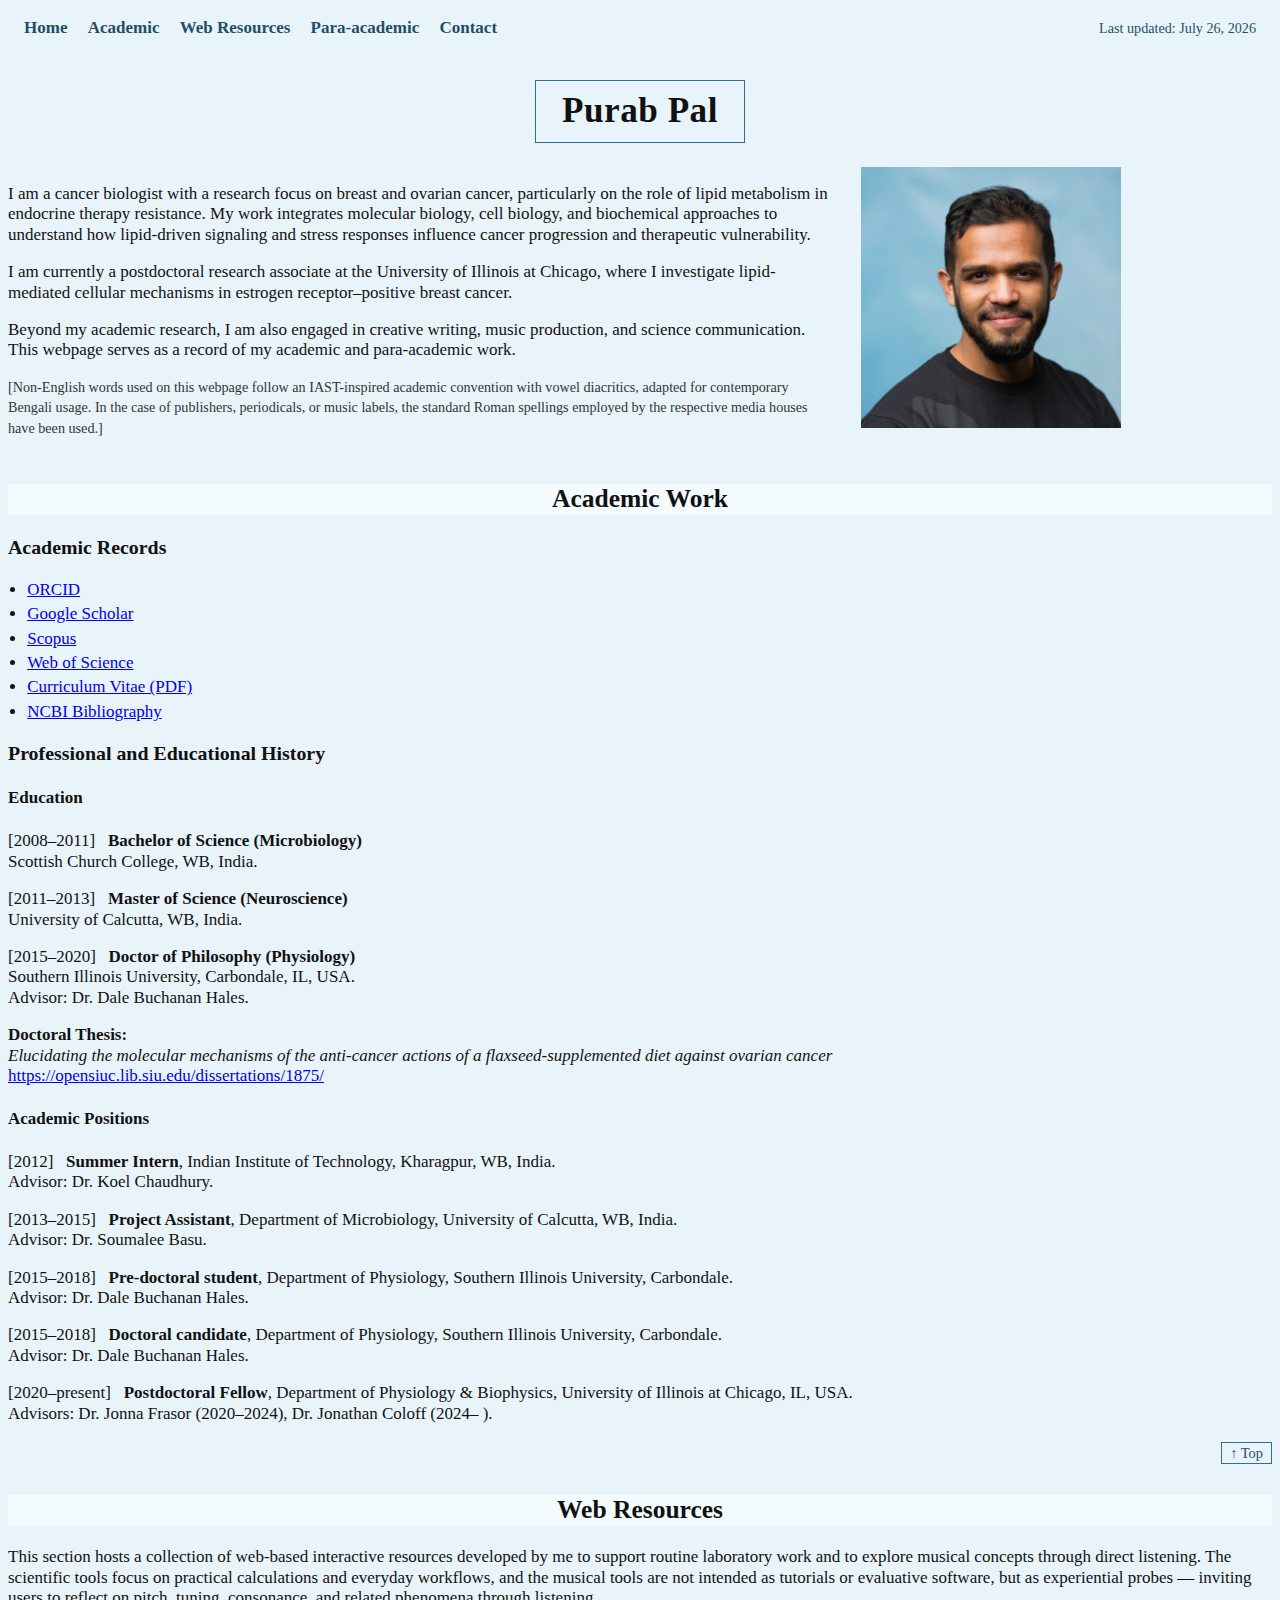
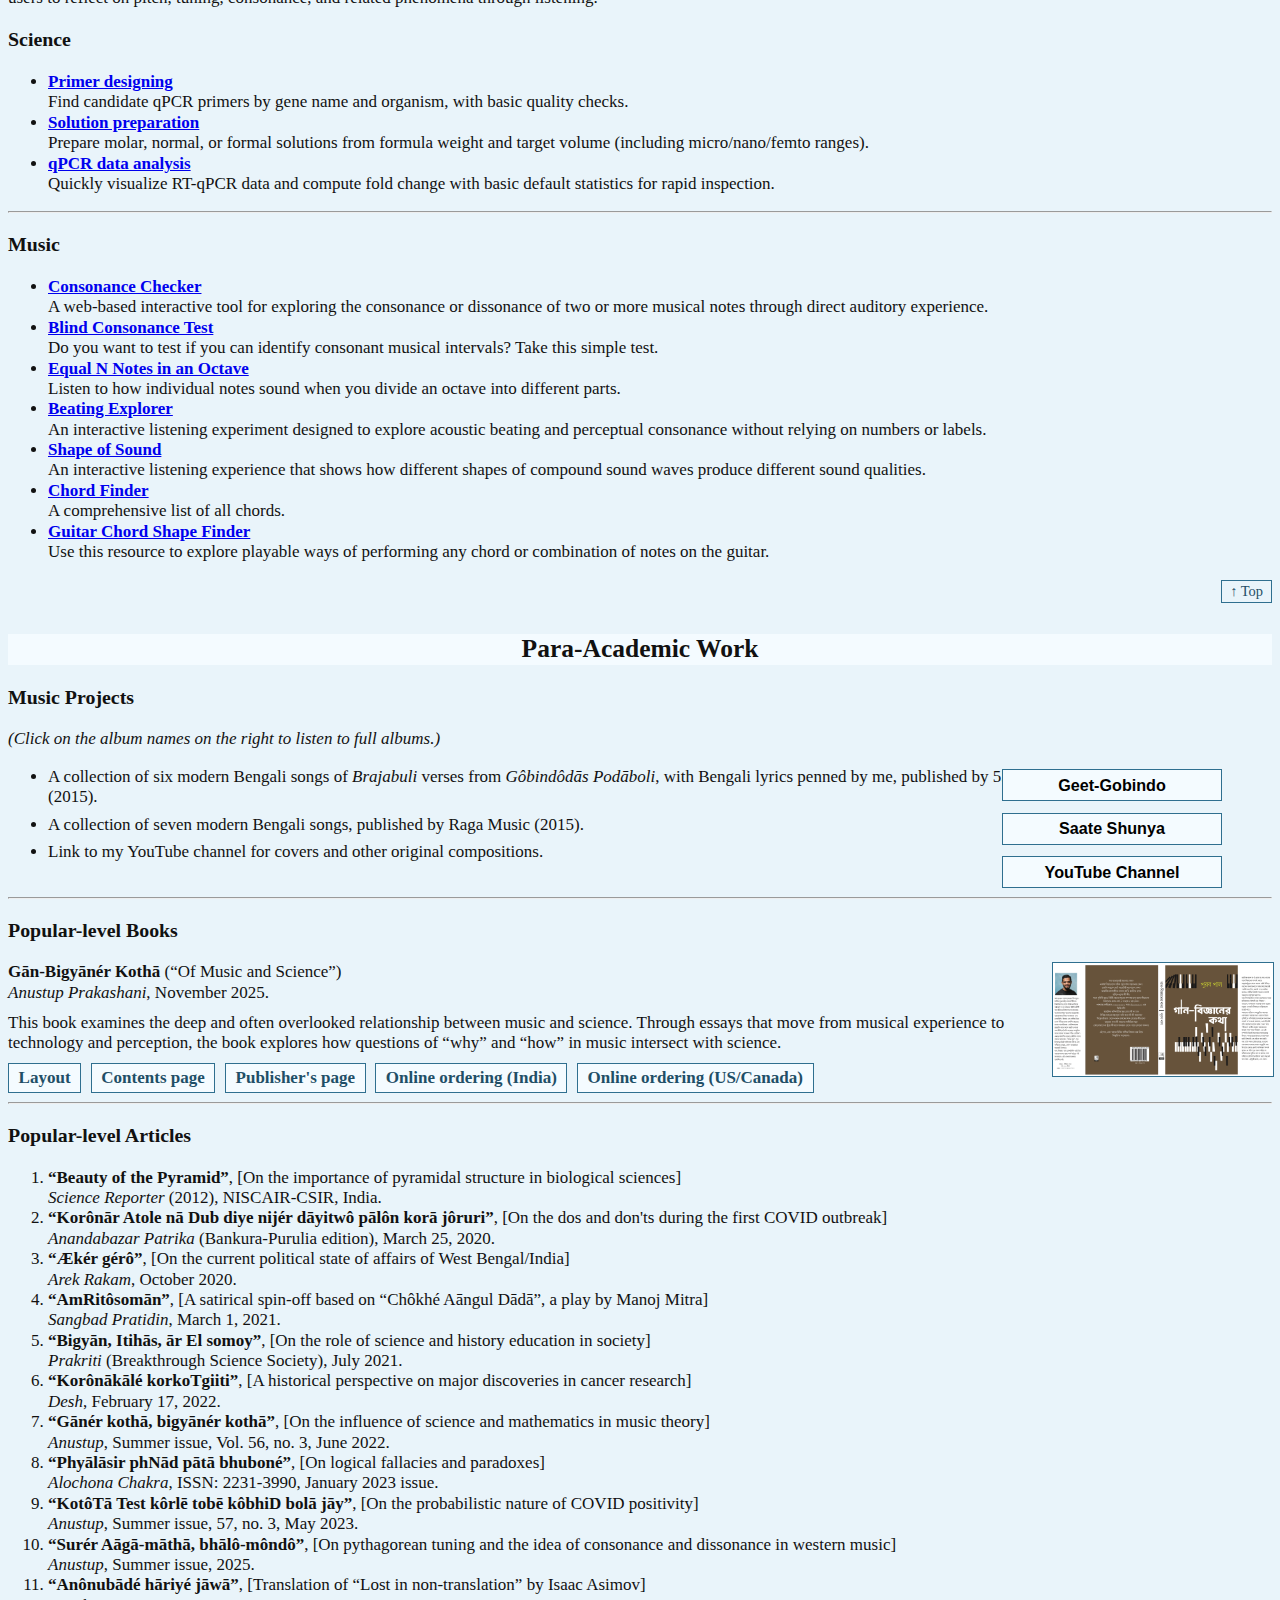
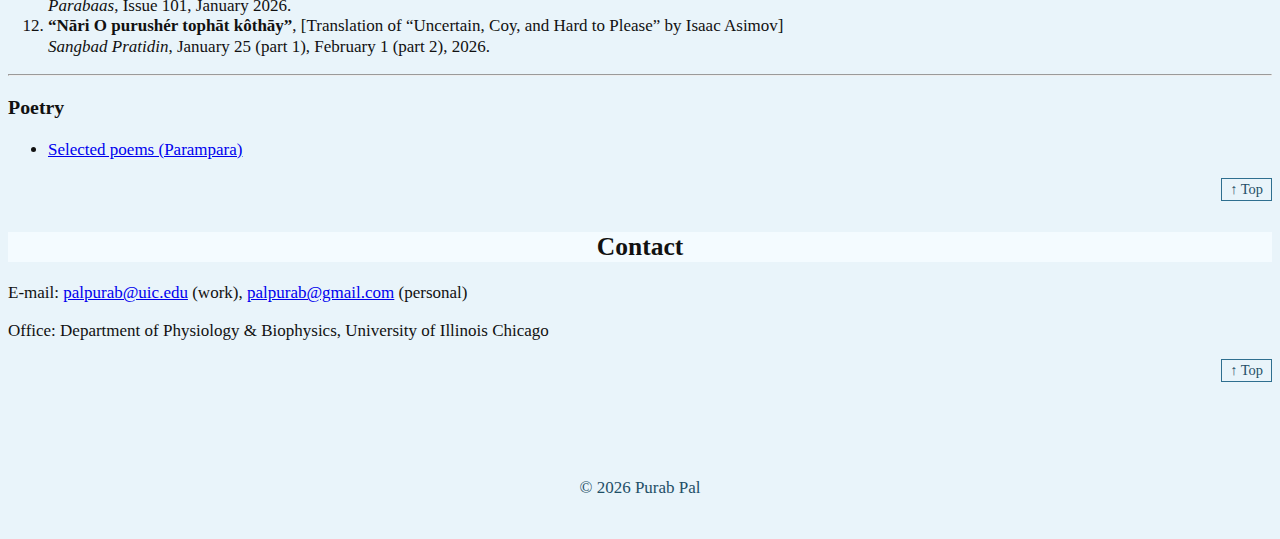
<file: index.html>
<!DOCTYPE html>
<html lang="en">
<head>
  <meta charset="UTF-8" />
  <meta name="viewport" content="width=device-width, initial-scale=1" />
  <title>Purab Pal — Researcher</title>
  <link rel="stylesheet" href="styles.css" />
</head>

<body>
  <a id="top"></a>

  <header class="navbar">
    <div class="nav-container">
      <nav class="nav-links">
        <a href="#home">Home</a>
        <a href="#academic">Academic</a>
        <a href="#web-resources">Web Resources</a>
        <a href="#para-academic">Para-academic</a>
        <a href="#contact">Contact</a>
      </nav>

      <div class="last-updated">
        <small>Last updated: <span id="last-updated"></span></small>
      </div>
    </div>
  </header>

  <main>
    <!-- Home Section -->
    <section id="home" class="section">
      <div class="name-box">
        <h1>Purab Pal</h1>
      </div>

      <div class="bio-grid">
        <div class="bio-text">
          <p class="intro">
            I am a cancer biologist with a research focus on breast and ovarian cancer,
            particularly on the role of lipid metabolism in endocrine therapy resistance.
            My work integrates molecular biology, cell biology, and biochemical approaches
            to understand how lipid-driven signaling and stress responses influence cancer
            progression and therapeutic vulnerability.
          </p>

          <p>
            I am currently a postdoctoral research associate at the University of Illinois
            at Chicago, where I investigate lipid-mediated cellular mechanisms in
            estrogen receptor–positive breast cancer.
          </p>

          <p>
            Beyond my academic research, I am also engaged in creative writing, music
            production, and science communication. This webpage serves as a record of my
            academic and para-academic work.
          </p>

          <p class="transliteration-note">
            <small>
              [Non-English words used on this webpage follow an IAST-inspired academic convention
              with vowel diacritics, adapted for contemporary Bengali usage. In the case of
              publishers, periodicals, or music labels, the standard Roman spellings employed by
              the respective media houses have been used.]
            </small>
          </p>
        </div>

        <div class="bio-photo">
          <img src="assets/purab.jpg" alt="Purab Pal" />
        </div>
      </div>
    </section>

    <!-- Academic Section -->
    <section id="academic" class="section">
      <h2>Academic Work</h2>

      <h3>Academic Records</h3>
      <ul class="quick-links">
        <li><a href="https://orcid.org/0000-0001-9065-2077" target="_blank" rel="noopener noreferrer">ORCID</a></li>
        <li><a href="https://scholar.google.com/citations?user=KZXGEaQAAAAJ&hl=en" target="_blank" rel="noopener noreferrer">Google Scholar</a></li>
        <li><a href="https://www.scopus.com/authid/detail.uri?authorId=57209046947" target="_blank" rel="noopener noreferrer">Scopus</a></li>
        <li><a href="https://www.webofscience.com/wos/author/record/AAA-4468-2022" target="_blank" rel="noopener noreferrer">Web of Science</a></li>
        <li><a href="assets/cv.pdf" target="_blank" rel="noopener noreferrer">Curriculum Vitae (PDF)</a></li>
        <li>
          <a href="https://www.ncbi.nlm.nih.gov/myncbi/purab.pal.1/bibliography/public/" target="_blank" rel="noopener noreferrer">
            NCBI Bibliography
          </a>
        </li>
      </ul>

      <h3>Professional and Educational History</h3>

      <h4>Education</h4>

      <p>
        [2008–2011] &nbsp;
        <strong>Bachelor of Science (Microbiology)</strong><br />
        Scottish Church College, WB, India.
      </p>

      <p>
        [2011–2013] &nbsp;
        <strong>Master of Science (Neuroscience)</strong><br />
        University of Calcutta, WB, India.
      </p>

      <p>
        [2015–2020] &nbsp;
        <strong>Doctor of Philosophy (Physiology)</strong><br />
        Southern Illinois University, Carbondale, IL, USA.<br />
        Advisor: Dr. Dale Buchanan Hales.
      </p>

      <p>
        <strong>Doctoral Thesis:</strong><br />
        <em>
          Elucidating the molecular mechanisms of the anti-cancer actions of a
          flaxseed-supplemented diet against ovarian cancer
        </em><br />
        <a href="https://opensiuc.lib.siu.edu/dissertations/1875/" target="_blank" rel="noopener noreferrer">
          https://opensiuc.lib.siu.edu/dissertations/1875/
        </a>
      </p>

      <h4>Academic Positions</h4>

      <p>
        [2012] &nbsp;
        <strong>Summer Intern</strong>, Indian Institute of Technology, Kharagpur, WB, India.<br />
        Advisor: Dr. Koel Chaudhury.
      </p>

      <p>
        [2013–2015] &nbsp;
        <strong>Project Assistant</strong>, Department of Microbiology, University of Calcutta, WB, India.<br />
        Advisor: Dr. Soumalee Basu.
      </p>

      <p>
        [2015–2018] &nbsp;
        <strong>Pre-doctoral student</strong>, Department of Physiology, Southern Illinois University, Carbondale.<br />
        Advisor: Dr. Dale Buchanan Hales.
      </p>

      <p>
        [2015–2018] &nbsp;
        <strong>Doctoral candidate</strong>, Department of Physiology, Southern Illinois University, Carbondale.<br />
        Advisor: Dr. Dale Buchanan Hales.
      </p>

      <p>
        [2020–present] &nbsp;
        <strong>Postdoctoral Fellow</strong>, Department of Physiology &amp; Biophysics,
        University of Illinois at Chicago, IL, USA.<br />
        Advisors: Dr. Jonna Frasor (2020–2024), Dr. Jonathan Coloff (2024– ).
      </p>

      <div class="back-to-top">
        <a href="#top">↑ Top</a>
      </div>
    </section>


  <!-- Web Resources Section -->
    <section id="web-resources" class="section">
      <h2>Web Resources</h2>

      <p class="small">
This section hosts a collection of web-based interactive resources developed by me to support routine laboratory work and to explore musical concepts through direct listening. The scientific tools focus on practical calculations and everyday workflows, and the musical tools are not intended as tutorials or evaluative software, but as experiential probes — inviting users to reflect on pitch, tuning, consonance, and related phenomena through listening.
      </p>

      <h3>Science</h3>
      <ul>
        <li>
          <a href="interactive/bio-primer.html" target="_blank" rel="noopener noreferrer">
            <strong>Primer designing</strong>
          </a>
          <br />
          <span class="small">
            Find candidate qPCR primers by gene name and organism, with basic quality checks.
          </span>
        </li>

        <li>
          <a href="interactive/bio-calc-v3.html" target="_blank" rel="noopener noreferrer">
            <strong>Solution preparation</strong>
          </a>
          <br />
          <span class="small">
            Prepare molar, normal, or formal solutions from formula weight and target volume (including micro/nano/femto ranges).
          </span>
        </li>

        <li>
          <a href="interactive/bio-qPCR.html" target="_blank" rel="noopener noreferrer">
            <strong>qPCR data analysis</strong>
          </a>
          <br />
          <span class="small">
            Quickly visualize RT-qPCR data and compute fold change with basic default statistics for rapid inspection.
          </span>
        </li>
      </ul>

      <hr />

      <h3>Music</h3>

      <ul>
        <li>
          <a href="interactive/conso-disso.html" target="_blank" rel="noopener noreferrer">
            <strong>Consonance Checker</strong>
          </a>
          <br />
          <span class="small">
            A web-based interactive tool for exploring the consonance or dissonance of two or more musical notes through direct auditory experience.
          </span>
        </li>

        <li>
          <a href="interactive/conso-test.html" target="_blank" rel="noopener noreferrer">
            <strong>Blind Consonance Test</strong>
          </a>
          <br />
          <span class="small">
            Do you want to test if you can identify consonant musical intervals? Take this simple test.
          </span>
        </li>

        <li>
          <a href="interactive/octave.html" target="_blank" rel="noopener noreferrer">
            <strong>Equal N Notes in an Octave</strong>
          </a>
          <br />
          <span class="small">
            Listen to how individual notes sound when you divide an octave into different parts.
          </span>
        </li>
      
              <li>
          <a href="interactive/beating-expv2.html" target="_blank" rel="noopener noreferrer">
            <strong>Beating Explorer</strong>
          </a>
          <br />
          <span class="small">
            An interactive listening experiment designed to explore acoustic beating and perceptual consonance without relying on numbers or labels.
          </span>
        </li>
        
                      <li>
          <a href="interactive/pitch-shape.html" target="_blank" rel="noopener noreferrer">
            <strong>Shape of Sound</strong>
          </a>
          <br />
          <span class="small">
           An interactive listening experience that shows how different shapes of compound sound waves produce different sound qualities.
          </span>
        </li>
        
          <li>
          <a href="interactive/chords.html" target="_blank" rel="noopener noreferrer">
            <strong>Chord Finder</strong>
          </a>
          <br />
          <span class="small">
           A comprehensive list of all chords.
          </span>
        </li>
        
                  <li>
          <a href="interactive/guitar-chords.html" target="_blank" rel="noopener noreferrer">
            <strong>Guitar Chord Shape Finder</strong>
          </a>
          <br />
          <span class="small">
           Use this resource to explore playable ways of performing any chord or combination of notes on the guitar.
          </span>
        </li>
        
      </ul>

      <div class="back-to-top">
        <a href="#top">↑ Top</a>
      </div>
    </section>


    <!-- Para-academic Section -->
    <section id="para-academic" class="section">
      <h2>Para-Academic Work</h2>

      <h3>Music Projects</h3>
      <p><em>(Click on the album names on the right to listen to full albums.)</em></p>

      <div class="music-grid">
        <div class="music-left">
          <ul>
            <li>
              A collection of six modern Bengali songs of <em>Brajabuli</em> verses from
              <em>Gôbindôdās Podāboli</em>, with Bengali lyrics penned by me,
              published by 55DB (2015).
            </li>
            <li>
              A collection of seven modern Bengali songs, published by Raga Music (2015).
            </li>
            <li>
              Link to my YouTube channel for covers and other original compositions.
            </li>
          </ul>
        </div>

        <div class="music-right">
          <p><a href="https://youtu.be/W3nBcLbfLKc" target="_blank" rel="noopener noreferrer"><button>Geet-Gobindo</button></a></p>
          <p><a href="LINK_TO_SAATE_SHUNYA" target="_blank" rel="noopener noreferrer"><button>Saate Shunya</button></a></p>
          <p><a href="https://www.youtube.com/@purabpal6062" target="_blank" rel="noopener noreferrer"><button>YouTube Channel</button></a></p>
        </div>
      </div>

      <hr />

      <h3>Popular-level Books</h3>

      <div class="book-list">
        <div class="book-item">
          <div class="book-main">
            <div class="book-text">
              <div class="book-title">
                <strong>Gān-Bigyānér Kothā</strong>
                <span class="book-translation">(“Of Music and Science”)</span>
              </div>

              <div class="book-meta">
                <em>Anustup Prakashani</em>, November 2025.
              </div>

              <p class="book-synopsis">
                This book examines the deep and often overlooked relationship between music and science.
                Through essays that move from musical experience to technology and perception, the book explores how
                questions of “why” and “how” in music intersect with science.
              </p>

              <div class="book-links">
                <a href="assets/ganbigganer cover.pdf" target="_blank" rel="noopener noreferrer">Layout</a>
                <a href="assets/gbk-contents.pdf" target="_blank" rel="noopener noreferrer">Contents page</a>
                <a href="assets/gbk-pub.pdf" target="_blank" rel="noopener noreferrer">Publisher's page</a>
                <a href="https://anustup.org.in/product/gan-bigyaner-kotha" target="_blank" rel="noopener noreferrer">Online ordering (India)</a>
                <a href="https://parabaas.com/book.php?id=5614" target="_blank" rel="noopener noreferrer">Online ordering (US/Canada)</a>
              </div>
            </div>

            <div class="book-cover">
              <img src="assets/gbk_cover.png" alt="Cover of Gān-Bigyānér Kothā" />
            </div>
          </div>
        </div>
      </div>

      <hr />

      <h3>Popular-level Articles</h3>

      <ol>
        <li>
          <strong>“Beauty of the Pyramid”</strong>, [On the importance of pyramidal structure in biological sciences] <br />
          <em>Science Reporter</em> (2012), NISCAIR-CSIR, India.
        </li>

        <li>
          <strong>“Korônār Atole nā Dub diye nijér dāyitwô pālôn korā jôruri”</strong>, [On the dos and don'ts during the first COVID outbreak] <br />
          <em>Anandabazar Patrika</em> (Bankura-Purulia edition), March 25, 2020.<br />
        </li>

        <li>
          <strong>“Ækér gérô”</strong>, [On the current political state of affairs of West Bengal/India] <br />
          <em>Arek Rakam</em>, October 2020.<br />
        </li>

        <li>
          <strong>“AmRitôsomān”</strong>, [A satirical spin-off based on “Chôkhé Aāngul Dādā”, a play by Manoj Mitra] <br />
          <em>Sangbad Pratidin</em>, March 1, 2021.
        </li>

        <li>
          <strong>“Bigyān, Itihās, ār El somoy”</strong>, [On the role of science and history education in society]
          <br />
          <em>Prakriti</em> (Breakthrough Science Society), July 2021.
        </li>

        <li>
          <strong>“Korônākālé korkoTgiiti”</strong>, [A historical perspective on major discoveries in cancer research]<br />
          <em>Desh</em>, February 17, 2022.
        </li>

        <li>
          <strong>“Gānér kothā, bigyānér kothā”</strong>, [On the influence of science and mathematics in music theory]<br />
          <em>Anustup</em>, Summer issue, Vol. 56, no. 3, June 2022.
        </li>

        <li>
          <strong>“Phyālāsir phNād pātā bhuboné”</strong>, [On logical fallacies and paradoxes]<br />
          <em>Alochona Chakra</em>, ISSN: 2231-3990, January 2023 issue.
        </li>

        <li>
          <strong>“KotôTā Test kôrlē tobē kôbhiD bolā jāy”</strong>, [On the probabilistic nature of COVID positivity]<br />
          <em>Anustup</em>, Summer issue, 57, no. 3, May 2023.
        </li>

        <li>
          <strong>“Surér Aāgā-māthā, bhālô-môndô”</strong>, [On pythagorean tuning and the idea of consonance and dissonance in western music]<br />
          <em>Anustup</em>, Summer issue, 2025.
        </li>

        <li>
          <strong>“Anônubādé hāriyé jāwā”</strong>, [Translation of “Lost in non-translation” by Isaac Asimov]<br />
          <em>Parabaas</em>, Issue 101, January 2026.
        </li>
        
          <li>
          <strong>“Nāri O purushér tophāt kôthāy”</strong>, [Translation of “Uncertain, Coy, and Hard to Please” by Isaac Asimov]<br />
          <em>Sangbad Pratidin</em>, January 25 (part 1), February 1 (part 2), 2026.
        </li>
        
      </ol>

      <hr />

      <h3>Poetry</h3>
      <ul>
        <li>
          <a href="https://paramparabooks.com/purab-pal-jun24/" target="_blank" rel="noopener noreferrer">
            Selected poems (Parampara)
          </a>
        </li>
      </ul>

      <div class="back-to-top">
        <a href="#top">↑ Top</a>
      </div>
    </section>


    <!-- Contact Section -->
    <section id="contact" class="section">
      <h2>Contact</h2>
      <p>
        E-mail:
        <a href="mailto:palpurab@uic.edu">palpurab@uic.edu</a> (work),
        <a href="mailto:palpurab@gmail.com">palpurab@gmail.com</a> (personal)
      </p>
      <p>Office: Department of Physiology &amp; Biophysics, University of Illinois Chicago</p>

      <div class="back-to-top">
        <a href="#top">↑ Top</a>
      </div>
    </section>
  </main>

  <footer class="footer">
    <p>© <span id="year"></span> Purab Pal</p>
  </footer>

  <script>
    // Footer year
    document.getElementById("year").textContent = new Date().getFullYear();

    // Last updated
    const options = { year: "numeric", month: "long", day: "numeric" };
    document.getElementById("last-updated").textContent =
      new Date().toLocaleDateString(undefined, options);
  </script>
</body>
</html>
</file>
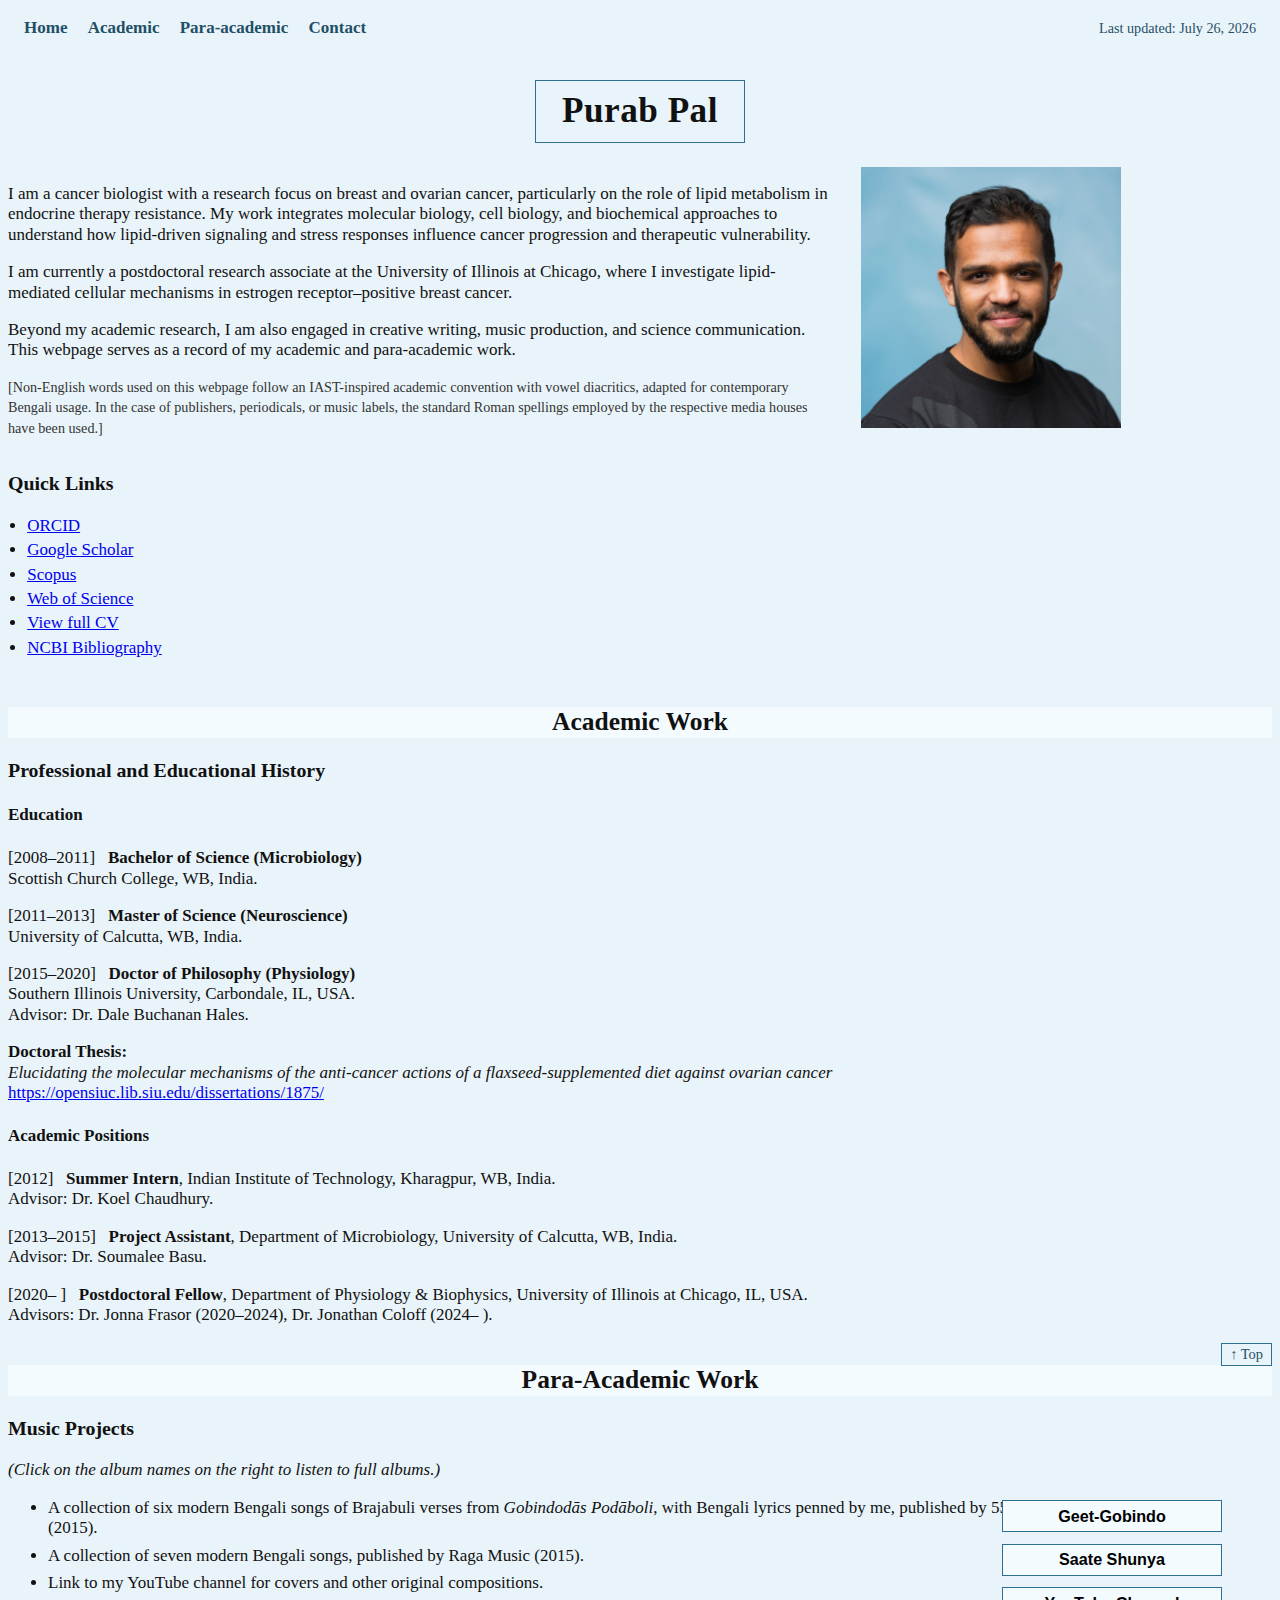
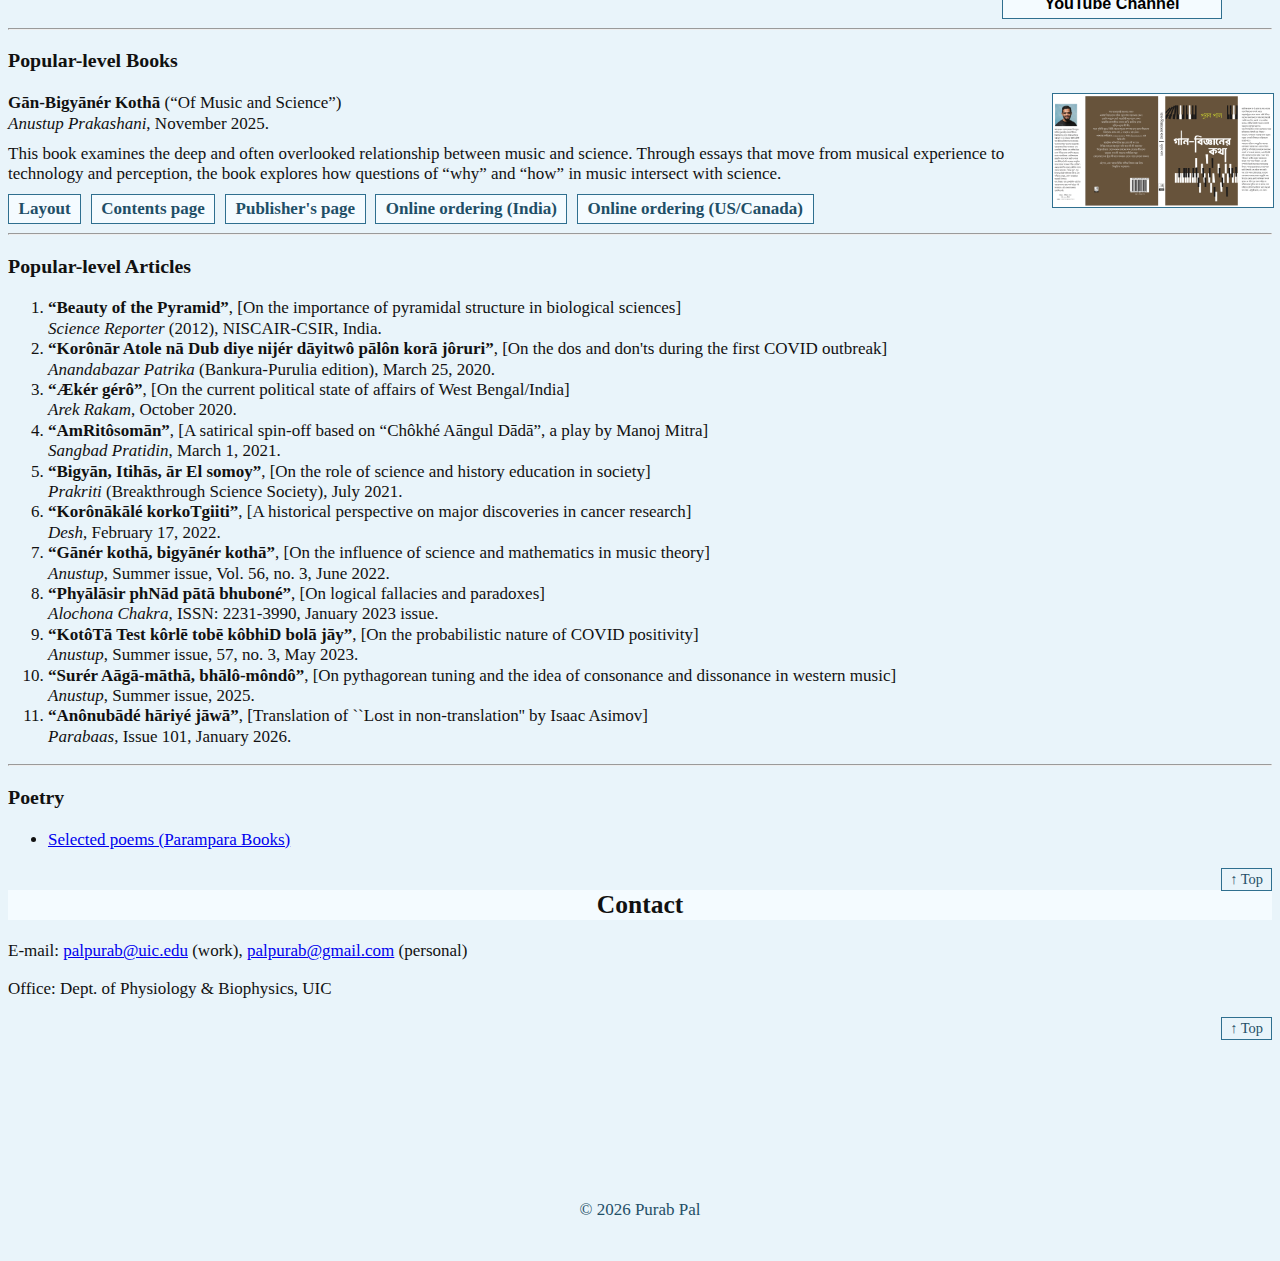
<file: webpage.html>
<!DOCTYPE html>
<html lang="en">
<head>
  <meta charset="UTF-8" />
  <meta name="viewport" content="width=device-width, initial-scale=1" />
  <title>Purab Pal — Researcher</title>
  <link rel="stylesheet" href="styles.css" />
</head>

<body>
<a id="top"></a>
  <header class="navbar">
    <div class="nav-container">
      <nav class="nav-links">
        <a href="#home">Home</a>
        <a href="#academic">Academic</a>
        <a href="#para-academic">Para-academic</a>
        <a href="#contact">Contact</a>
      </nav>

      <div class="last-updated">
        <small>Last updated: <span id="last-updated"></span></small>
      </div>
    </div>
  </header>

  <main>
    <!-- Home Section -->
    <section id="home" class="section">
      <div class="name-box">
        <h1>Purab Pal</h1>
      </div>

      <div class="bio-grid">
        <div class="bio-text">
          <p class="intro">
            I am a cancer biologist with a research focus on breast and ovarian cancer,
            particularly on the role of lipid metabolism in endocrine therapy resistance.
            My work integrates molecular biology, cell biology, and biochemical approaches
            to understand how lipid-driven signaling and stress responses influence cancer
            progression and therapeutic vulnerability.
          </p>

          <p>
            I am currently a postdoctoral research associate at the University of Illinois
            at Chicago, where I investigate lipid-mediated cellular mechanisms in
            estrogen receptor–positive breast cancer.
          </p>

          <p>
            Beyond my academic research, I am also engaged in creative writing, music
            production, and science communication. This webpage serves as a record of my
            academic and para-academic work.
          </p>

          <p class="transliteration-note">
            <small>
              [Non-English words used on this webpage follow an IAST-inspired academic convention
              with vowel diacritics, adapted for contemporary Bengali usage. In the case of
              publishers, periodicals, or music labels, the standard Roman spellings employed by
              the respective media houses have been used.]
            </small>
          </p>
        </div>

        <div class="bio-photo">
          <img src="assets/purab.jpg" alt="Purab Pal" />
        </div>
      </div>

      <h3>Quick Links</h3>
      <ul class="quick-links">
        <li><a href="https://orcid.org/0000-0001-9065-2077" target="_blank" rel="noopener noreferrer">ORCID</a></li>
        <li><a href="https://scholar.google.com/citations?user=KZXGEaQAAAAJ&hl=en" target="_blank" rel="noopener noreferrer">Google Scholar</a></li>
        <li><a href="https://www.scopus.com/authid/detail.uri?authorId=57209046947" target="_blank" rel="noopener noreferrer">Scopus</a></li>
        <li><a href="https://www.webofscience.com/wos/author/record/AAA-4468-2022" target="_blank" rel="noopener noreferrer">Web of Science</a></li>
        <li><a href="assets/cv.pdf" target="_blank" rel="noopener noreferrer">View full CV</a></li>
        <li>
          <a href="https://www.ncbi.nlm.nih.gov/myncbi/purab.pal.1/bibliography/public/" target="_blank" rel="noopener noreferrer">
            NCBI Bibliography
          </a>
        </li>
      </ul>
    </section>

    <!-- Academic Section -->
    <section id="academic" class="section">
      <h2>Academic Work</h2>

      <h3>Professional and Educational History</h3>

      <h4>Education</h4>

      <p>
        [2008–2011] &nbsp;
        <strong>Bachelor of Science (Microbiology)</strong><br />
        Scottish Church College, WB, India.
      </p>

      <p>
        [2011–2013] &nbsp;
        <strong>Master of Science (Neuroscience)</strong><br />
        University of Calcutta, WB, India.
      </p>

      <p>
        [2015–2020] &nbsp;
        <strong>Doctor of Philosophy (Physiology)</strong><br />
        Southern Illinois University, Carbondale, IL, USA.<br />
        Advisor: Dr. Dale Buchanan Hales.
      </p>

      <p>
        <strong>Doctoral Thesis:</strong><br />
        <em>
          Elucidating the molecular mechanisms of the anti-cancer actions of a
          flaxseed-supplemented diet against ovarian cancer
        </em><br />
        <a href="https://opensiuc.lib.siu.edu/dissertations/1875/" target="_blank" rel="noopener noreferrer">
          https://opensiuc.lib.siu.edu/dissertations/1875/
        </a>
      </p>

      <h4>Academic Positions</h4>

      <p>
        [2012] &nbsp;
        <strong>Summer Intern</strong>, Indian Institute of Technology, Kharagpur, WB, India.<br />
        Advisor: Dr. Koel Chaudhury.
      </p>

      <p>
        [2013–2015] &nbsp;
        <strong>Project Assistant</strong>, Department of Microbiology, University of Calcutta, WB, India.<br />
        Advisor: Dr. Soumalee Basu.
      </p>

      <p>
        [2020– ] &nbsp;
        <strong>Postdoctoral Fellow</strong>, Department of Physiology &amp; Biophysics,
        University of Illinois at Chicago, IL, USA.<br />
        Advisors: Dr. Jonna Frasor (2020–2024), Dr. Jonathan Coloff (2024– ).
      </p>
      <div class="back-to-top">
  <a href="#top">↑ Top</a>
</div
    </section>

    <!-- Para-academic Section -->
    <section id="para-academic" class="section">
      <h2>Para-Academic Work</h2>

      <h3>Music Projects</h3>
      <p><em>(Click on the album names on the right to listen to full albums.)</em></p>

      <div class="music-grid">
        <div class="music-left">
          <ul>
            <li>
              A collection of six modern Bengali songs of Brajabuli verses from
              <em>Gobindodās Podāboli</em>, with Bengali lyrics penned by me,
              published by 55DB (2015).
            </li>
            <li>
              A collection of seven modern Bengali songs, published by Raga Music (2015).
            </li>
            <li>
              Link to my YouTube channel for covers and other original compositions.
            </li>
          </ul>
        </div>

        <div class="music-right">
          <p><a href="https://youtu.be/W3nBcLbfLKc" target="_blank" rel="noopener noreferrer"><button>Geet-Gobindo</button></a></p>
          <p><a href="LINK_TO_SAATE_SHUNYA" target="_blank" rel="noopener noreferrer"><button>Saate Shunya</button></a></p>
          <p><a href="https://www.youtube.com/@purabpal6062" target="_blank" rel="noopener noreferrer"><button>YouTube Channel</button></a></p>
        </div>
      </div>

 <hr />

      <!-- Popular-level Books (moved BEFORE articles) -->
      <h3>Popular-level Books</h3>

      <div class="book-list">
        <div class="book-item">
          <div class="book-main">
            <div class="book-text">
              <div class="book-title">
                <strong>Gān-Bigyānér Kothā</strong>
                <span class="book-translation">(“Of Music and Science”)</span>
              </div>

              <div class="book-meta">
                <em>Anustup Prakashani</em>, November 2025.
              </div>

              <p class="book-synopsis">
                This book examines the deep and often overlooked relationship between music and science.
                Through essays that move from musical experience to technology and perception, the book explores how
                questions of “why” and “how” in music intersect with science.
              </p>

              <div class="book-links">
                <a href="assets/ganbigganer cover.pdf" target="_blank" rel="noopener noreferrer">Layout</a>
                <a href="assets/gbk-contents.pdf" target="_blank" rel="noopener noreferrer">Contents page</a>
                <a href="assets/gbk-pub.pdf" target="_blank" rel="noopener noreferrer">Publisher's page</a>
                <a href="https://anustup.org.in/product/gan-bigyaner-kotha" target="_blank" rel="noopener noreferrer">Online ordering (India)</a>
                <a href="https://parabaas.com/book.php?id=5614" target="_blank" rel="noopener noreferrer">Online ordering (US/Canada)</a>
              </div>
            </div>

            <div class="book-cover">
              <img src="assets/gbk_cover.png" alt="Cover of Gān-Bigyānér Kothā" />
            </div>
          </div>
        </div>
      </div>

     
 <hr />
      <!-- Popular-level Articles -->
      <h3>Popular-level Articles</h3>

      <ol>
        <li>
          <strong>“Beauty of the Pyramid”</strong>, [On the importance of pyramidal structure in biological sciences] <br />
          <em>Science Reporter</em> (2012), NISCAIR-CSIR, India.
        </li>

        <li>
          <strong>“Korônār Atole nā Dub diye nijér dāyitwô pālôn korā jôruri”</strong>, [On the dos and don'ts during the first COVID outbreak] <br />
          <em>Anandabazar Patrika</em> (Bankura-Purulia edition), March 25, 2020.<br />
        </li>

        <li>
          <strong>“Ækér gérô”</strong>, [On the current political state of affairs of West Bengal/India] <br />
          <em>Arek Rakam</em>, October 2020.<br />
                  </li>

        <li>
          <strong>“AmRitôsomān”</strong>, [A satirical spin-off based on “Chôkhé Aāngul Dādā”, a play by Manoj Mitra] <br />
        <em>Sangbad Pratidin</em>, March 1, 2021.
        </li>

        <li>
          <strong>“Bigyān, Itihās, ār El somoy”</strong>, [On the role of science and history education in society]
          <br />
          <em>Prakriti</em> (Breakthrough Science Society), July 2021.
        </li>

        <li>
          <strong>“Korônākālé korkoTgiiti”</strong>, [A historical perspective on major discoveries in cancer research]<br />
        <em>Desh</em>, February 17, 2022.
        </li>

        <li>
          <strong>“Gānér kothā, bigyānér kothā”</strong>, [On the influence of science and mathematics in music theory]<br />
        <em>Anustup</em>, Summer issue, Vol. 56, no. 3, June 2022.
        </li>

        <li>
          <strong>“Phyālāsir phNād pātā bhuboné”</strong>, [On logical fallacies and paradoxes]<br />
          <em>Alochona Chakra</em>, ISSN: 2231-3990, January 2023 issue.
        </li>

        <li>
          <strong>“KotôTā Test kôrlē tobē kôbhiD bolā jāy”</strong>, [On the probabilistic nature of COVID positivity]<br />
        <em>Anustup</em>, Summer issue, 57, no. 3, May 2023.
        </li>
        
        <li>
          <strong>“Surér Aāgā-māthā, bhālô-môndô”</strong>, [On pythagorean tuning and the idea of consonance and dissonance in western music]<br />
        <em>Anustup</em>, Summer issue, 2025.
        </li>
        
        <li>
          <strong>“Anônubādé hāriyé jāwā”</strong>, [Translation of ``Lost in non-translation'' by Isaac Asimov]<br />
        <em>Parabaas</em>, Issue 101, January 2026.
        </li>
      </ol>

      <hr />

      <!-- Poetry (new section) -->
      <h3>Poetry</h3>
      <ul>
        <li>
          <a href="https://paramparabooks.com/purab-pal-jun24/" target="_blank" rel="noopener noreferrer">
            Selected poems (Parampara Books)
          </a>
        </li>
      </ul>
      <div class="back-to-top">
  <a href="#top">↑ Top</a>
</div
    </section>

    <!-- Contact Section -->
    <section id="contact" class="section">
      <h2>Contact</h2>
      <p>
        E-mail:
        <a href="mailto:palpurab@uic.edu">palpurab@uic.edu</a> (work),
        <a href="mailto:palpurab@gmail.com">palpurab@gmail.com</a> (personal)
      </p>
      <p>Office: Dept. of Physiology &amp; Biophysics, UIC</p>
      <div class="back-to-top">
  <a href="#top">↑ Top</a>
</div
    </section>
  </main>

  <footer class="footer">
    <p>© <span id="year"></span> Purab Pal</p>
  </footer>

  <script>
    // Footer year
    document.getElementById("year").textContent = new Date().getFullYear();
    // Last updated (more reliable than document.lastModified for local files)
    const options = { year: "numeric", month: "long", day: "numeric" };
    document.getElementById("last-updated").textContent =
      new Date().toLocaleDateString(undefined, options);
  </script>
</body>
</html>
</file>
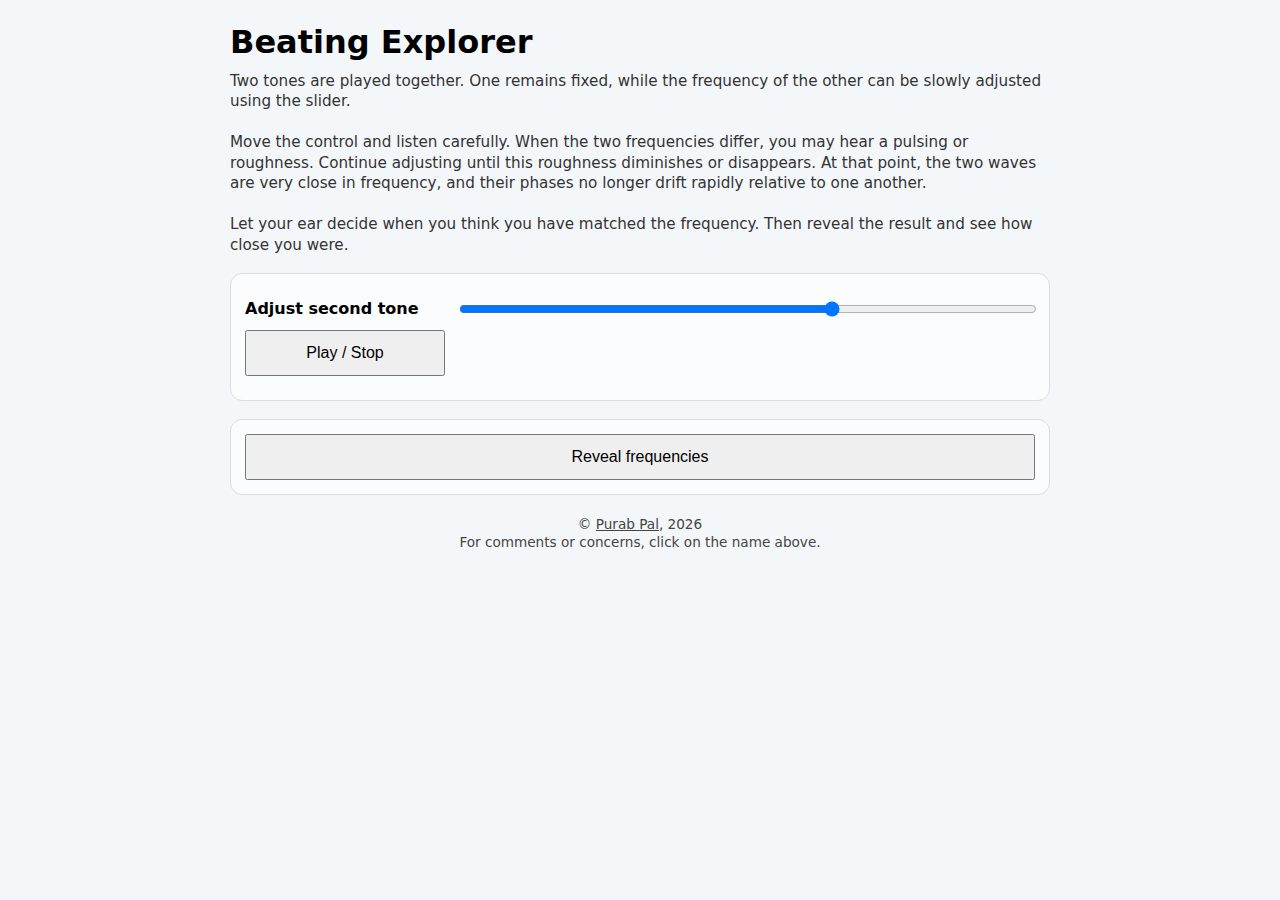
<file: interactive/beatin-exp.html>
<!doctype html>
<html lang="en">
<head>
  <meta charset="utf-8" />
  <meta name="viewport" content="width=device-width, initial-scale=1" />
  <title>Beating Explorer</title>

  <style>
    body {
      font-family: system-ui, -apple-system, Segoe UI, Roboto, Arial, sans-serif;
      margin: 16px;
      line-height: 1.35;
      background-color: #f4f7fa; /* cool, neutral */
    }

    .wrap { max-width: 820px; margin: 0 auto; }
    h1 { margin-bottom: 6px; }

    .desc {
      font-size: 0.95rem;
      color: #333;
      margin-bottom: 18px;
    }

    .panel {
      border: 1px solid #ddd;
      border-radius: 12px;
      padding: 14px;
      margin-bottom: 18px;
      background: rgba(255,255,255,0.6);
    }

    .row {
      display: grid;
      grid-template-columns: 200px 1fr;
      gap: 12px;
      align-items: center;
      margin: 10px 0;
    }

    button {
      padding: 12px;
      width: 100%;
      font-size: 1rem;
      cursor: pointer;
    }

    input[type="range"] { width: 100%; }
    .center { text-align: center; }

    .small {
      font-size: 0.9rem;
      color: #444;
    }

    .mono {
      font-family: ui-monospace, SFMono-Regular, Menlo, Consolas, monospace;
      font-size: 0.9rem;
      margin-top: 10px;
      display: none;
      text-align: left;
      line-height: 1.4;
      white-space: pre-line;
    }

    /* Canvas container */
    .wavebox {
      display: none;
      margin-top: 12px;
      text-align: left;
    }

    canvas {
      width: 100%;
      max-width: 100%;
      height: 180px; /* CSS size */
      border: 1px solid #ddd;
      border-radius: 10px;
      background: rgba(255,255,255,0.7);
    }

    .footer {
      margin-top: 20px;
      font-size: 0.85rem;
      color: #444;
      text-align: center;
    }

    .footer a { color: inherit; text-decoration: underline; }

    @media (max-width: 640px) {
      .row { grid-template-columns: 1fr; }
    }
  </style>
</head>

<body>
<div class="wrap">

  <h1>Beating Explorer</h1>

  <div class="desc">
    Two tones are played together. One remains fixed, while the frequency of the other can be slowly adjusted using the slider.
    <br><br>
    Move the control and listen carefully. When the two frequencies differ, you may hear a pulsing or roughness.
    Continue adjusting until this roughness diminishes or disappears. At that point, the two waves are very close in frequency, and their phases no longer drift rapidly relative to one another.
    <br><br>
    Let your ear decide when you think you have matched the frequency. Then reveal the result and see how close you were.
  </div>

  <div class="panel">
    <div class="row">
      <strong>Adjust second tone</strong>
      <input id="slider" type="range" min="-20" max="20" step="0.1" value="6">
    </div>

    <div class="row">
      <button id="playBtn">Play / Stop</button>
    </div>
  </div>

  <div class="panel center">
    <button id="revealBtn">Reveal frequencies</button>
    <div class="mono" id="reveal"></div>

    <div class="wavebox" id="wavebox">
      <div class="small" style="margin-bottom:6px;">
        Wave sketches (same time window; amplitudes normalized)
      </div>
      <!-- Set intrinsic pixel size for crispness -->
      <canvas id="waveCanvas" width="900" height="220"></canvas>
      <div class="small" style="margin-top:6px;">
        (These are schematic plots, not measurements from your audio device.)
      </div>
    </div>
  </div>

  <div class="footer">
    © <a href="mailto:palpurab@gmail.com">Purab Pal</a>, 2026<br>
    For comments or concerns, click on the name above.
  </div>

</div>

<script>
(() => {
  let audioCtx = null;
  let masterGain = null;
  let oscA = null;
  let oscB = null;
  let gainA = null;
  let gainB = null;
  let playing = false;

  const slider = document.getElementById("slider");
  const playBtn = document.getElementById("playBtn");
  const revealBtn = document.getElementById("revealBtn");
  const reveal = document.getElementById("reveal");

  const wavebox = document.getElementById("wavebox");
  const canvas = document.getElementById("waveCanvas");
  const ctx = canvas.getContext("2d");

  const baseFreq = 220; // hidden reference frequency

  function ensureAudio() {
    if (!audioCtx) {
      audioCtx = new (window.AudioContext || window.webkitAudioContext)();
      masterGain = audioCtx.createGain();
      masterGain.gain.value = 0.25;
      masterGain.connect(audioCtx.destination);
    }
  }

  function fade(param, value, t = 0.03) {
    const now = audioCtx.currentTime;
    param.cancelScheduledValues(now);
    param.setValueAtTime(param.value, now);
    param.linearRampToValueAtTime(value, now + t);
  }

  function start() {
    ensureAudio();
    if (audioCtx.state === "suspended") audioCtx.resume();

    oscA = audioCtx.createOscillator();
    oscB = audioCtx.createOscillator();
    gainA = audioCtx.createGain();
    gainB = audioCtx.createGain();

    oscA.type = "sine";
    oscB.type = "sine";

    oscA.frequency.value = baseFreq;
    oscB.frequency.value = baseFreq + parseFloat(slider.value);

    gainA.gain.value = 0;
    gainB.gain.value = 0;

    oscA.connect(gainA); gainA.connect(masterGain);
    oscB.connect(gainB); gainB.connect(masterGain);

    oscA.start();
    oscB.start();

    fade(gainA.gain, 0.18);
    fade(gainB.gain, 0.18);

    playing = true;
  }

  function stop() {
    if (!playing) return;
    fade(gainA.gain, 0);
    fade(gainB.gain, 0);

    setTimeout(() => {
      try { oscA.stop(); oscB.stop(); } catch (_) {}
      try { oscA.disconnect(); oscB.disconnect(); } catch (_) {}
      try { gainA.disconnect(); gainB.disconnect(); } catch (_) {}
      oscA = oscB = gainA = gainB = null;
      playing = false;
    }, 40);
  }

  slider.addEventListener("input", () => {
    if (playing && oscB) {
      oscB.frequency.setValueAtTime(
        baseFreq + parseFloat(slider.value),
        audioCtx.currentTime
      );
    }
  });

  playBtn.onclick = () => {
    if (playing) stop();
    else start();
  };

  // Draw two sine waves over a short time window.
  // Choose window so multiple cycles are visible at ~220 Hz.
  function drawWaves(f1, f2) {
    const W = canvas.width;
    const H = canvas.height;

    // Clear
    ctx.clearRect(0, 0, W, H);

    // Background grid (light)
    ctx.globalAlpha = 0.35;
    ctx.lineWidth = 1;
    ctx.beginPath();
    const gridY = 5;
    for (let i = 1; i < gridY; i++) {
      const y = (H * i) / gridY;
      ctx.moveTo(0, y);
      ctx.lineTo(W, y);
    }
    const gridX = 10;
    for (let i = 1; i < gridX; i++) {
      const x = (W * i) / gridX;
      ctx.moveTo(x, 0);
      ctx.lineTo(x, H);
    }
    ctx.stroke();
    ctx.globalAlpha = 1;

    // Middle line
    ctx.globalAlpha = 0.6;
    ctx.beginPath();
    ctx.moveTo(0, H/2);
    ctx.lineTo(W, H/2);
    ctx.stroke();
    ctx.globalAlpha = 1;

    // Time window in seconds (short)
    const T = 0.02; // 20 ms window

    // Helper to plot a sine
    function plotSine(freq, verticalOffset, amplitude) {
      ctx.beginPath();
      for (let x = 0; x < W; x++) {
        const t = (x / (W - 1)) * T; // seconds
        const y = verticalOffset - amplitude * Math.sin(2 * Math.PI * freq * t);
        if (x === 0) ctx.moveTo(x, y);
        else ctx.lineTo(x, y);
      }
      ctx.stroke();
    }

    // Draw first wave (slightly above center)
    ctx.lineWidth = 2;
    plotSine(f1, H * 0.40, H * 0.18);

    // Draw second wave (slightly below center)
    ctx.lineWidth = 2;
    plotSine(f2, H * 0.60, H * 0.18);

    // Labels (minimal, no Hz on the plot itself)
    ctx.font = "14px ui-monospace, SFMono-Regular, Menlo, Consolas, monospace";
    ctx.fillText("Wave 1", 12, 22);
    ctx.fillText("Wave 2", 12, H - 12);
  }

  revealBtn.onclick = () => {
    const f1 = baseFreq;
    const f2 = baseFreq + parseFloat(slider.value);

    reveal.style.display = "block";
    reveal.textContent =
      `Reference tone: ${f1.toFixed(1)} Hz\n` +
      `Adjustable tone: ${f2.toFixed(1)} Hz\n` +
      `Difference: ${(f2 - f1).toFixed(1)} Hz`;

    wavebox.style.display = "block";
    drawWaves(f1, f2);
  };
})();
</script>

</body>
</html>
</file>
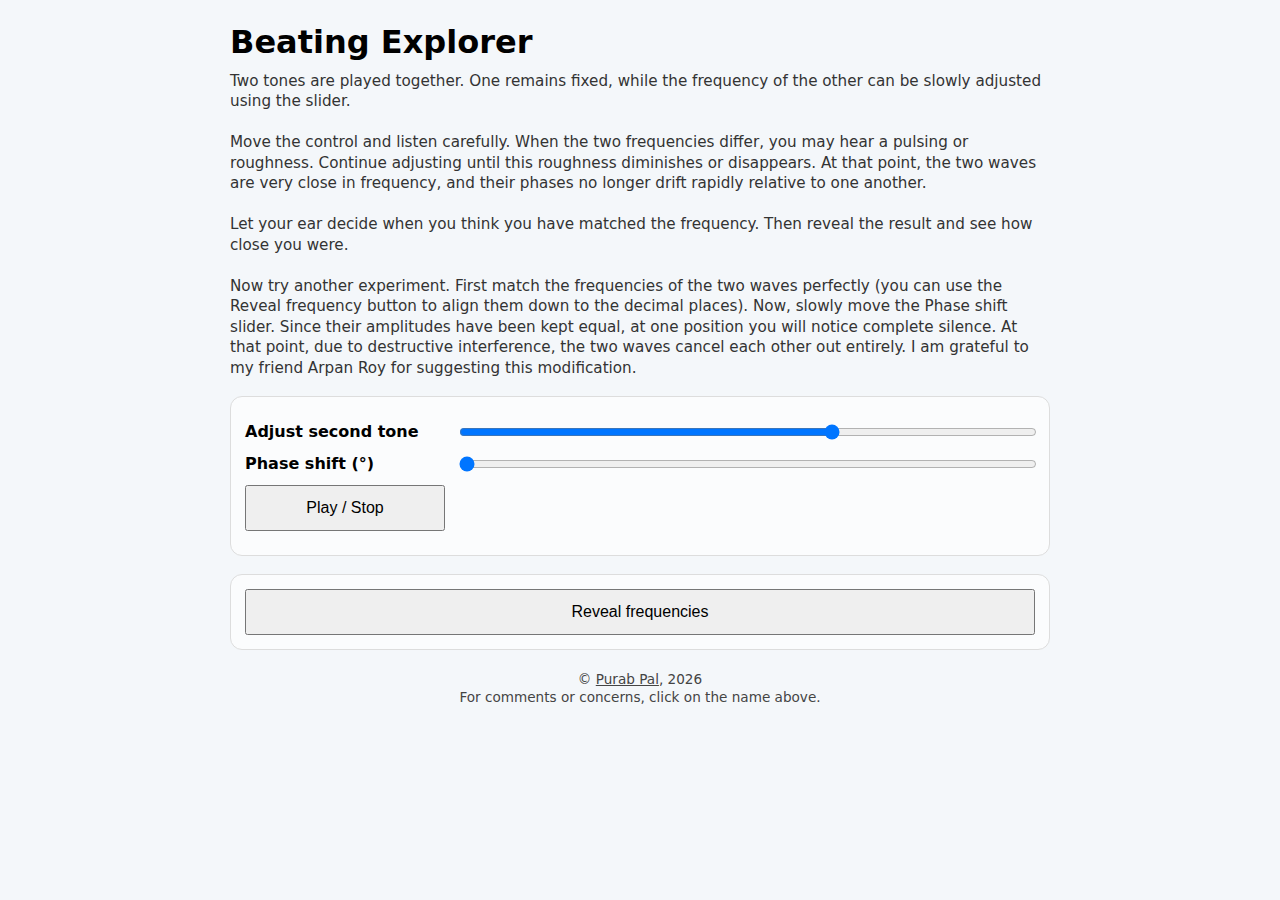
<file: interactive/beating-expv2.html>
<!doctype html>
<html lang="en">
<head>
  <meta charset="utf-8" />
  <meta name="viewport" content="width=device-width, initial-scale=1" />
  <title>Beating Explorer</title>

  <style>
    body {
      font-family: system-ui, -apple-system, Segoe UI, Roboto, Arial, sans-serif;
      margin: 16px;
      line-height: 1.35;
      background-color: #f4f7fa; /* cool, neutral */
    }

    .wrap { max-width: 820px; margin: 0 auto; }
    h1 { margin-bottom: 6px; }

    .desc {
      font-size: 0.95rem;
      color: #333;
      margin-bottom: 18px;
    }

    .panel {
      border: 1px solid #ddd;
      border-radius: 12px;
      padding: 14px;
      margin-bottom: 18px;
      background: rgba(255,255,255,0.6);
    }

    .row {
      display: grid;
      grid-template-columns: 200px 1fr;
      gap: 12px;
      align-items: center;
      margin: 10px 0;
    }

    button {
      padding: 12px;
      width: 100%;
      font-size: 1rem;
      cursor: pointer;
    }

    input[type="range"] { width: 100%; }
    .center { text-align: center; }

    .small {
      font-size: 0.9rem;
      color: #444;
    }

    .mono {
      font-family: ui-monospace, SFMono-Regular, Menlo, Consolas, monospace;
      font-size: 0.9rem;
      margin-top: 10px;
      display: none;
      text-align: left;
      line-height: 1.4;
      white-space: pre-line;
    }

    /* Canvas container */
    .wavebox {
      display: none;
      margin-top: 12px;
      text-align: left;
    }

    canvas {
      width: 100%;
      max-width: 100%;
      height: 180px; /* CSS size */
      border: 1px solid #ddd;
      border-radius: 10px;
      background: rgba(255,255,255,0.7);
    }

    .footer {
      margin-top: 20px;
      font-size: 0.85rem;
      color: #444;
      text-align: center;
    }

    .footer a { color: inherit; text-decoration: underline; }

    @media (max-width: 640px) {
      .row { grid-template-columns: 1fr; }
    }
  </style>
</head>

<body>
<div class="wrap">

  <h1>Beating Explorer</h1>

  <div class="desc">
    Two tones are played together. One remains fixed, while the frequency of the other can be slowly adjusted using the slider.
    <br><br>
    Move the control and listen carefully. When the two frequencies differ, you may hear a pulsing or roughness.
    Continue adjusting until this roughness diminishes or disappears. At that point, the two waves are very close in frequency, and their phases no longer drift rapidly relative to one another.
    <br><br>
    Let your ear decide when you think you have matched the frequency. Then reveal the result and see how close you were.
     <br><br>
Now try another experiment. First match the frequencies of the two waves perfectly (you can use the Reveal frequency button to align them down to the decimal places). Now, slowly move the Phase shift slider. Since their amplitudes have been kept equal, at one position you will notice complete silence. At that point, due to destructive interference, the two waves cancel each other out entirely. I am grateful to my friend Arpan Roy for suggesting this modification.
  </div>

  <div class="panel">
    <div class="row">
      <strong>Adjust second tone</strong>
      <input id="slider" type="range" min="-20" max="20" step="0.1" value="6">
    </div>

    <div class="row">
      <strong>Phase shift (°)</strong>
      <input id="phase" type="range" min="0" max="180" step="1" value="0">
    </div>

    <div class="row">
      <button id="playBtn">Play / Stop</button>
    </div>
  </div>

  <div class="panel center">
    <button id="revealBtn">Reveal frequencies</button>
    <div class="mono" id="reveal"></div>

    <div class="wavebox" id="wavebox">
      <div class="small" style="margin-bottom:6px;">
        Wave sketches (same time window; amplitudes normalized)
      </div>
      <!-- Set intrinsic pixel size for crispness -->
      <canvas id="waveCanvas" width="900" height="220"></canvas>
      <div class="small" style="margin-top:6px;">
        (These are schematic plots, not measurements from your audio device.)
      </div>
    </div>
  </div>

  <div class="footer">
    © <a href="mailto:palpurab@gmail.com">Purab Pal</a>, 2026<br>
    For comments or concerns, click on the name above.
  </div>

</div>

<script>
(() => {
  let audioCtx = null;
  let masterGain = null;
  let oscA = null;
  let oscB = null;
  let gainA = null;
  let gainB = null;
  let delayB = null;
  let playing = false;

  const slider = document.getElementById("slider");
  const phase = document.getElementById("phase");
  const playBtn = document.getElementById("playBtn");
  const revealBtn = document.getElementById("revealBtn");
  const reveal = document.getElementById("reveal");

  const wavebox = document.getElementById("wavebox");
  const canvas = document.getElementById("waveCanvas");
  const ctx = canvas.getContext("2d");

  const baseFreq = 220; // hidden reference frequency

  function ensureAudio() {
    if (!audioCtx) {
      audioCtx = new (window.AudioContext || window.webkitAudioContext)();
      masterGain = audioCtx.createGain();
      masterGain.gain.value = 0.25;
      masterGain.connect(audioCtx.destination);
    }
  }

  function fade(param, value, t = 0.03) {
    const now = audioCtx.currentTime;
    param.cancelScheduledValues(now);
    param.setValueAtTime(param.value, now);
    param.linearRampToValueAtTime(value, now + t);
  }

  function currentF2() {
    return baseFreq + parseFloat(slider.value);
  }

  function start() {
    ensureAudio();
    if (audioCtx.state === "suspended") audioCtx.resume();

    oscA = audioCtx.createOscillator();
    oscB = audioCtx.createOscillator();
    gainA = audioCtx.createGain();
    gainB = audioCtx.createGain();
    // Delay node to implement a phase offset on the second tone.
    delayB = audioCtx.createDelay(0.05); // up to 50 ms

    oscA.type = "sine";
    oscB.type = "sine";

    oscA.frequency.value = baseFreq;
    oscB.frequency.value = currentF2();

    gainA.gain.value = 0;
    gainB.gain.value = 0;

    oscA.connect(gainA); gainA.connect(masterGain);
    oscB.connect(delayB); delayB.connect(gainB); gainB.connect(masterGain);

    oscA.start();
    oscB.start();

    fade(gainA.gain, 0.18);
    fade(gainB.gain, 0.18);

    playing = true;

    // Start with no phase offset. The phase slider can introduce an offset (and will lock diff to 0).
    delayB.delayTime.setValueAtTime(0, audioCtx.currentTime);
  }

  function stop() {
    if (!playing) return;
    fade(gainA.gain, 0);
    fade(gainB.gain, 0);

    setTimeout(() => {
      try { oscA.stop(); oscB.stop(); } catch (_) {}
      try { oscA.disconnect(); oscB.disconnect(); } catch (_) {}
      try { gainA.disconnect(); gainB.disconnect(); } catch (_) {}
      try { delayB.disconnect(); } catch (_) {}
      oscA = oscB = gainA = gainB = delayB = null;
      playing = false;
    }, 40);
  }

  // Phase slider is implemented as a time delay on tone 2:
  // delay = (phase / 360) * period = (phase/360) / frequency
  function updatePhaseDelay() {
    if (!playing || !audioCtx || !delayB) return;

    const diff = parseFloat(slider.value);
    const deg = parseFloat(phase.value);

    // If phase is 0°, keep the beating explorer behavior unchanged.
    if (Math.abs(deg) < 1e-9) {
      delayB.delayTime.setValueAtTime(0, audioCtx.currentTime);
      return;
    }

    // We only promise "exactly same frequency" for phase shifting.
    // If the user touches the phase slider while diff != 0, we auto-lock diff to 0.
    if (Math.abs(diff) > 1e-9) {
      // This keeps the beating control intact, but makes phase mode unambiguous.
      slider.value = "0";
      if (oscB) {
        oscB.frequency.setValueAtTime(baseFreq, audioCtx.currentTime);
      }
    }

    const f = baseFreq; // locked
    const d = (deg / 360) / f;
    delayB.delayTime.setValueAtTime(d, audioCtx.currentTime);
  }

  slider.addEventListener("input", () => {
    if (playing && oscB) {
      oscB.frequency.setValueAtTime(
        currentF2(),
        audioCtx.currentTime
      );

      // When exploring beating (diff != 0), keep phase at 0 so the phase slider stays a
      // dedicated "matched-frequency" control.
      if (Math.abs(parseFloat(slider.value)) > 1e-9 && phase) {
        phase.value = "0";
        if (delayB) delayB.delayTime.setValueAtTime(0, audioCtx.currentTime);
      }
    }
  });

  phase.addEventListener("input", () => {
    if (playing) updatePhaseDelay();
  });

  playBtn.onclick = () => {
    if (playing) stop();
    else start();
  };

  // Draw two sine waves over a short time window.
  // Choose window so multiple cycles are visible at ~220 Hz.
  function drawWaves(f1, f2) {
    const W = canvas.width;
    const H = canvas.height;

    // Clear
    ctx.clearRect(0, 0, W, H);

    // Background grid (light)
    ctx.globalAlpha = 0.35;
    ctx.lineWidth = 1;
    ctx.beginPath();
    const gridY = 5;
    for (let i = 1; i < gridY; i++) {
      const y = (H * i) / gridY;
      ctx.moveTo(0, y);
      ctx.lineTo(W, y);
    }
    const gridX = 10;
    for (let i = 1; i < gridX; i++) {
      const x = (W * i) / gridX;
      ctx.moveTo(x, 0);
      ctx.lineTo(x, H);
    }
    ctx.stroke();
    ctx.globalAlpha = 1;

    // Middle line
    ctx.globalAlpha = 0.6;
    ctx.beginPath();
    ctx.moveTo(0, H/2);
    ctx.lineTo(W, H/2);
    ctx.stroke();
    ctx.globalAlpha = 1;

    // Time window in seconds (short)
    const T = 0.02; // 20 ms window

    // Helper to plot a sine
    function plotSine(freq, verticalOffset, amplitude, phaseRad = 0) {
      ctx.beginPath();
      for (let x = 0; x < W; x++) {
        const t = (x / (W - 1)) * T; // seconds
        const y = verticalOffset - amplitude * Math.sin(2 * Math.PI * freq * t + phaseRad);
        if (x === 0) ctx.moveTo(x, y);
        else ctx.lineTo(x, y);
      }
      ctx.stroke();
    }

    // Draw first wave (slightly above center)
    ctx.lineWidth = 2;
    plotSine(f1, H * 0.40, H * 0.18);

    // Draw second wave (slightly below center)
    const deg = parseFloat(phase.value || "0");
    const phaseRad = (deg * Math.PI) / 180;
    ctx.lineWidth = 2;
    // Only show the phase offset as meaningful when f2 == f1; otherwise it is just a schematic.
    plotSine(f2, H * 0.60, H * 0.18, (Math.abs(f2 - f1) < 1e-9) ? phaseRad : 0);

    // Labels (minimal, no Hz on the plot itself)
    ctx.font = "14px ui-monospace, SFMono-Regular, Menlo, Consolas, monospace";
    ctx.fillText("Wave 1", 12, 22);
    ctx.fillText("Wave 2", 12, H - 12);
  }

  revealBtn.onclick = () => {
    const f1 = baseFreq;
    const f2 = currentF2();
    const deg = parseFloat(phase.value || "0");

    reveal.style.display = "block";
    reveal.textContent =
      `Reference tone: ${f1.toFixed(1)} Hz\n` +
      `Adjustable tone: ${f2.toFixed(1)} Hz\n` +
      `Difference: ${(f2 - f1).toFixed(1)} Hz\n` +
      `Phase shift: ${deg.toFixed(0)}°\n\n` +
      `Note: Moving the phase slider locks the frequency difference to 0.0 Hz (same frequency, equal amplitude), so you can explore cancellation.`;

    wavebox.style.display = "block";
    drawWaves(f1, f2);
  };
})();
</script>

</body>
</html>
</file>
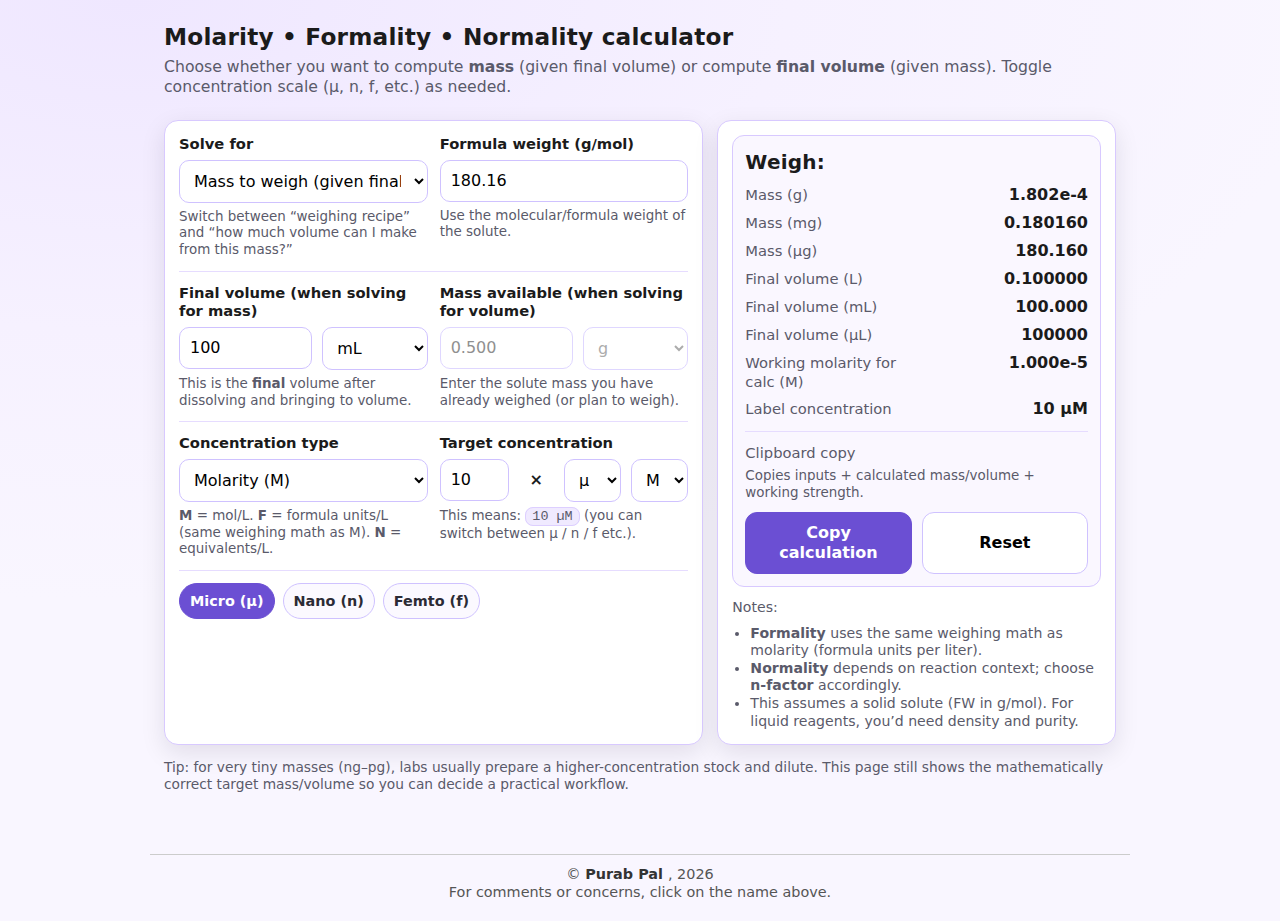
<file: interactive/bio-calc-v3.html>
<!DOCTYPE html>
<html lang="en">
<head>
  <meta charset="utf-8" />
  <meta name="viewport" content="width=device-width,initial-scale=1" />
  <title>Molarity • Formality • Normality Calculator</title>
  <style>
    :root{
      --bg:#f6f1ff;
      --card:#ffffff;
      --ink:#1b1b1b;
      --muted:#5a5a6a;
      --line:#d8c9ff;
      --accent:#6b4fd3;
      --warn:#b23a2f;
      --good:#1c7c54;
      --shadow: 0 8px 24px rgba(20,10,40,.10);
      --radius: 14px;
    }
    *{ box-sizing:border-box; }
    body{
      margin:0;
      font-family: ui-sans-serif, system-ui, -apple-system, Segoe UI, Roboto, Helvetica, Arial, "Apple Color Emoji","Segoe UI Emoji";
      background: radial-gradient(1200px 600px at 10% 0%, #efe7ff 0%, var(--bg) 55%, #f9f6ff 100%);
      color:var(--ink);
      line-height:1.25;
    }
    header{
      padding: 22px 14px 10px;
      max-width: 980px;
      margin: 0 auto;
    }
    h1{
      margin: 0 0 6px 0;
      font-size: 1.45rem;
      letter-spacing: .2px;
    }
    .sub{
      margin:0;
      color:var(--muted);
      font-size:.98rem;
    }
    main{
      max-width: 980px;
      margin: 0 auto;
      padding: 14px;
      display:grid;
      grid-template-columns: 1.15fr .85fr;
      gap: 14px;
    }
    @media (max-width: 880px){
      main{ grid-template-columns: 1fr; }
    }
    .card{
      background: var(--card);
      border:1px solid var(--line);
      border-radius: var(--radius);
      box-shadow: var(--shadow);
      padding: 14px;
    }
    .grid{
      display:grid;
      grid-template-columns: 1fr 1fr;
      gap: 12px;
    }
    @media (max-width: 640px){
      .grid{ grid-template-columns: 1fr; }
    }
    label{
      display:block;
      font-weight: 650;
      font-size:.92rem;
      margin-bottom:6px;
    }
    .hint{
      margin-top:6px;
      font-size:.84rem;
      color:var(--muted);
    }
    input, select, button{ font: inherit; }
    input, select{
      width:100%;
      padding: 10px 10px;
      border-radius: 10px;
      border:1px solid #cfc2ff;
      background:#fff;
      outline:none;
    }
    input:focus, select:focus{
      border-color: var(--accent);
      box-shadow: 0 0 0 4px rgba(107,79,211,.12);
    }
    input[disabled], select[disabled]{
      opacity:.65;
      cursor:not-allowed;
    }
    .row{
      display:flex;
      gap:10px;
      align-items:center;
    }
    .row > *{ flex:1; }
    .row .tight{ flex:.75; }

    .seg{
      display:flex;
      gap:8px;
      flex-wrap:wrap;
      margin-top: 6px;
    }
    .seg button{
      border:1px solid #cfc2ff;
      background:#fbf9ff;
      color:#2b2b35;
      border-radius: 999px;
      padding: 8px 10px;
      cursor:pointer;
      font-weight: 650;
      font-size: .9rem;
    }
    .seg button.active{
      background: var(--accent);
      border-color: var(--accent);
      color: #fff;
    }
    .note{
      background: #fbf8ff;
      border:1px dashed #cfc2ff;
      border-radius: 12px;
      padding: 10px 10px;
      color: #2b2b35;
      font-size:.92rem;
    }
    .out{
      padding: 12px;
      border-radius: 12px;
      background: #faf7ff;
      border: 1px solid #d8c9ff;
    }
    .big{
      font-size: 1.25rem;
      font-weight: 800;
      letter-spacing:.2px;
      margin: 2px 0 10px 0;
    }
    .kv{
      display:grid;
      grid-template-columns: 1fr 1fr;
      gap: 8px 12px;
      align-items: baseline;
    }
    .k{ color: var(--muted); font-size: .92rem; }
    .v{
      font-weight: 750;
      text-align:right;
      font-variant-numeric: tabular-nums;
    }
    .divider{
      height:1px;
      background:#e6dcff;
      margin: 12px 0;
    }
    .actions{
      display:flex;
      gap:10px;
      flex-wrap:wrap;
      margin-top:10px;
    }
    .actions button{
      flex:1;
      min-width: 150px;
      cursor:pointer;
      border-radius: 12px;
      border: 1px solid #cfc2ff;
      background:#fff;
      padding: 10px 12px;
      font-weight: 750;
    }
    .actions button.primary{
      background: var(--accent);
      border-color: var(--accent);
      color:#fff;
    }
    .pill{
      display:inline-block;
      padding: 4px 10px;
      border-radius: 999px;
      background: #efe7ff;
      border: 1px solid #d8c9ff;
      color:#2b2b35;
      font-weight: 700;
      font-size: .85rem;
      margin-left:6px;
    }
    .warn{ color: var(--warn); font-weight: 750; margin-top: 10px; }
    .ok{ color: var(--good); font-weight: 750; margin-top: 10px; }
    footer{
      max-width: 980px;
      margin: 0 auto;
      padding: 0 14px 20px;
      color: var(--muted);
      font-size: .86rem;
    }
    code{
      background:#f0eaff;
      padding: 1px 6px;
      border-radius: 8px;
      border: 1px solid #ddcfff;
    }
  </style>
</head>

<body>
  <header>
    <h1>Molarity • Formality • Normality calculator</h1>
    <p class="sub">
      Choose whether you want to compute <b>mass</b> (given final volume) or compute <b>final volume</b> (given mass).
      Toggle concentration scale (µ, n, f, etc.) as needed.
    </p>
  </header>

  <main>
    <!-- INPUTS -->
    <section class="card">
      <div class="grid">
        <div>
          <label for="solveFor">Solve for</label>
          <select id="solveFor">
            <option value="mass" selected>Mass to weigh (given final volume)</option>
            <option value="volume">Final volume achievable (given mass)</option>
          </select>
          <div class="hint">Switch between “weighing recipe” and “how much volume can I make from this mass?”</div>
        </div>

        <div>
          <label for="fw">Formula weight (g/mol)</label>
          <input id="fw" type="number" min="0" step="any" placeholder="e.g., 180.16" value="180.16"/>
          <div class="hint">Use the molecular/formula weight of the solute.</div>
        </div>
      </div>

      <div class="divider"></div>

      <div class="grid">
        <div>
          <label>Final volume (when solving for mass)</label>
          <div class="row">
            <input id="vol" type="number" min="0" step="any" placeholder="e.g., 100" value="100"/>
            <select id="volUnit" class="tight" aria-label="Volume unit">
              <option value="L">L</option>
              <option value="mL" selected>mL</option>
              <option value="uL">µL</option>
            </select>
          </div>
          <div class="hint">This is the <b>final</b> volume after dissolving and bringing to volume.</div>
        </div>

        <div>
          <label>Mass available (when solving for volume)</label>
          <div class="row">
            <input id="massIn" type="number" min="0" step="any" placeholder="e.g., 0.500" value="0.500"/>
            <select id="massUnit" class="tight" aria-label="Mass unit">
              <option value="g" selected>g</option>
              <option value="mg">mg</option>
              <option value="ug">µg</option>
            </select>
          </div>
          <div class="hint">Enter the solute mass you have already weighed (or plan to weigh).</div>
        </div>
      </div>

      <div class="divider"></div>

      <div class="grid">
        <div>
          <label for="mode">Concentration type</label>
          <select id="mode">
            <option value="M" selected>Molarity (M)</option>
            <option value="F">Formality (F)</option>
            <option value="N">Normality (N)</option>
          </select>
          <div class="hint">
            <b>M</b> = mol/L. <b>F</b> = formula units/L (same weighing math as M). <b>N</b> = equivalents/L.
          </div>
        </div>

        <div>
          <label>Target concentration</label>
          <div class="row">
            <input id="conc" type="number" min="0" step="any" placeholder="e.g., 10" value="10"/>
            <span class="tight" style="display:flex;align-items:center;justify-content:center;font-weight:800;">×</span>
            <select id="prefix" class="tight" aria-label="Concentration prefix">
              <option value="1">1</option>
              <option value="1e-3">m</option>
              <option value="1e-6" selected>µ</option>
              <option value="1e-9">n</option>
              <option value="1e-12">p</option>
              <option value="1e-15">f</option>
            </select>
            <select id="unitType" class="tight" aria-label="Concentration unit type">
              <option value="M" selected>M</option>
              <option value="F">F</option>
              <option value="N">N</option>
            </select>
          </div>
          <div class="hint">
            This means: <code id="concPreview">10 µM</code> (you can switch between µ / n / f etc.).
          </div>
        </div>
      </div>

      <div id="nfactorWrap" style="margin-top:12px; display:none;">
        <div class="note">
          <div style="display:flex;align-items:center;justify-content:space-between;gap:10px;flex-wrap:wrap;">
            <div>
              <b>Normality needs an n-factor</b> (equivalents per mole). Example: HCl → 1, H<sub>2</sub>SO<sub>4</sub> → 2 (acid-base).
              For redox/precipitation, n-factor depends on reaction context.
            </div>
            <div style="min-width:220px;">
              <label for="nfactor" style="margin:0 0 6px 0;">n-factor</label>
              <input id="nfactor" type="number" min="0" step="any" value="1" />
            </div>
          </div>
          <div class="hint" style="margin:8px 0 0 0;">
            Internally: <code>N = n×M</code>. So <code>M = N / n</code> for weighing/volume.
          </div>
        </div>
      </div>

      <div class="divider"></div>

      <div class="seg" aria-label="Quick scale toggles">
        <button data-pref="1e-6" class="active">Micro (µ)</button>
        <button data-pref="1e-9">Nano (n)</button>
        <button data-pref="1e-15">Femto (f)</button>
      </div>

      <div id="status" class="hint" style="margin-top:10px;"></div>
    </section>

    <!-- OUTPUT -->
    <aside class="card">
      <div class="out">
        <div class="big" id="headline">Weigh: <span id="mainValue">—</span> <span class="pill" id="mainUnitPill">g</span></div>

        <div class="kv">
          <div class="k">Mass (g)</div><div class="v" id="massG">—</div>
          <div class="k">Mass (mg)</div><div class="v" id="massMg">—</div>
          <div class="k">Mass (µg)</div><div class="v" id="massUg">—</div>

          <div class="k">Final volume (L)</div><div class="v" id="volL">—</div>
          <div class="k">Final volume (mL)</div><div class="v" id="volmL">—</div>
          <div class="k">Final volume (µL)</div><div class="v" id="voluL">—</div>

          <div class="k">Working molarity for calc (M)</div><div class="v" id="molM">—</div>
          <div class="k">Label concentration</div><div class="v" id="labelConc">—</div>
        </div>

        <div class="divider"></div>

        <div class="k" style="margin-bottom:6px;">Clipboard copy</div>
        <div class="hint" id="copyHint" style="margin:0;">Copies inputs + calculated mass/volume + working strength.</div>

        <div class="actions">
          <button class="primary" id="copyBtn">Copy calculation</button>
          <button id="resetBtn">Reset</button>
        </div>

        <div id="warn" class="warn" style="display:none;"></div>
        <div id="ok" class="ok" style="display:none;"></div>
      </div>

      <div style="margin-top:12px; color:var(--muted); font-size:.88rem;">
        Notes:
        <ul style="margin:8px 0 0 18px; padding:0;">
          <li><b>Formality</b> uses the same weighing math as molarity (formula units per liter).</li>
          <li><b>Normality</b> depends on reaction context; choose <b>n-factor</b> accordingly.</li>
          <li>This assumes a solid solute (FW in g/mol). For liquid reagents, you’d need density and purity.</li>
        </ul>
      </div>
    </aside>
  </main>

  <footer>
    Tip: for very tiny masses (ng–pg), labs usually prepare a higher-concentration stock and dilute.
    This page still shows the mathematically correct target mass/volume so you can decide a practical workflow.
  </footer>

<script>
  // ---------- Helpers ----------
  const $ = (id) => document.getElementById(id);

  // Text copied to clipboard (inputs + outputs). Updated on every successful calculation.
  let lastCopyText = "";

  function fmt(x, sig=6){
    if (!isFinite(x)) return "—";
    if (x === 0) return "0";
    const ax = Math.abs(x);
    if (ax < 1e-3 || ax >= 1e6) return x.toExponential(3);
    const p = Math.max(0, sig - Math.floor(Math.log10(ax)) - 1);
    return x.toFixed(p);
  }

  function toLiters(v, unit){
    if (!isFinite(v) || v < 0) return NaN;
    if (unit === "L") return v;
    if (unit === "mL") return v / 1000;
    if (unit === "uL") return v / 1e6;
    return NaN;
  }

  function litersTo(vL, unit){
    if (!isFinite(vL) || vL < 0) return NaN;
    if (unit === "L") return vL;
    if (unit === "mL") return vL * 1000;
    if (unit === "uL") return vL * 1e6;
    return NaN;
  }

  function massToGrams(m, unit){
    if (!isFinite(m) || m < 0) return NaN;
    if (unit === "g") return m;
    if (unit === "mg") return m / 1e3;
    if (unit === "ug") return m / 1e6;
    return NaN;
  }

  function pickNiceMass(mass_g){
    const abs = Math.abs(mass_g);
    if (!isFinite(abs)) return {value:"—", unit:"g"};
    if (abs >= 1) return {value: fmt(mass_g, 6), unit:"g"};
    if (abs >= 1e-3) return {value: fmt(mass_g*1e3, 6), unit:"mg"};
    if (abs >= 1e-6) return {value: fmt(mass_g*1e6, 6), unit:"µg"};
    if (abs >= 1e-9) return {value: fmt(mass_g*1e9, 6), unit:"ng"};
    return {value: fmt(mass_g*1e12, 6), unit:"pg"};
  }

  function pickNiceVolume(vL){
    const abs = Math.abs(vL);
    if (!isFinite(abs)) return {value:"—", unit:"L"};
    if (abs >= 1) return {value: fmt(vL, 6), unit:"L"};
    if (abs >= 1e-3) return {value: fmt(vL*1e3, 6), unit:"mL"};
    if (abs >= 1e-6) return {value: fmt(vL*1e6, 6), unit:"µL"};
    if (abs >= 1e-9) return {value: fmt(vL*1e9, 6), unit:"nL"};
    return {value: fmt(vL*1e12, 6), unit:"pL"};
  }

  function prefixLabel(mult){
    if (mult === 1) return "";
    if (mult === 1e-3) return "m";
    if (mult === 1e-6) return "µ";
    if (mult === 1e-9) return "n";
    if (mult === 1e-12) return "p";
    if (mult === 1e-15) return "f";
    return "";
  }

  function updateUnitTypeToMode(){
    $("unitType").value = $("mode").value;
  }

  function syncSolveForUI(){
    const solveFor = $("solveFor").value;
    const volEnabled = (solveFor === "mass");
    const massEnabled = (solveFor === "volume");

    $("vol").disabled = !volEnabled;
    $("volUnit").disabled = !volEnabled;

    $("massIn").disabled = !massEnabled;
    $("massUnit").disabled = !massEnabled;

    $("headline").textContent = solveFor === "mass" ? "Weigh:" : "Final volume:";
  }

  // ---------- Core calculation ----------
  function recalc(){
    const solveFor = $("solveFor").value; // mass | volume

    const fw = parseFloat($("fw").value);

    const vol = parseFloat($("vol").value);
    const volUnit = $("volUnit").value;

    const massIn = parseFloat($("massIn").value);
    const massUnit = $("massUnit").value;

    const mode = $("mode").value; // M, F, N
    const concVal = parseFloat($("conc").value);
    const prefMult = parseFloat($("prefix").value);
    const unitType = $("unitType").value;

    const nfactor = parseFloat($("nfactor").value);

    const status = $("status");
    const warn = $("warn");
    const ok = $("ok");

    warn.style.display = "none";
    ok.style.display = "none";
    warn.textContent = "";
    ok.textContent = "";

    // Preview label
    const prefTxt = prefixLabel(prefMult);
    const preview = `${isFinite(concVal) ? concVal : "—"} ${prefTxt}${unitType}`;
    $("concPreview").textContent = preview;

    // Show/hide n-factor
    $("nfactorWrap").style.display = (mode === "N") ? "block" : "none";

    if (!isFinite(fw) || fw <= 0){
      status.textContent = "Enter a positive formula weight (g/mol).";
      setOutputsNa();
      return;
    }

    if (!isFinite(concVal) || concVal < 0){
      status.textContent = "Enter a non-negative target concentration value.";
      setOutputsNa();
      return;
    }

    const targetC = concVal * prefMult; // in base unit (M/F/N)
    if (!isFinite(targetC)){
      status.textContent = "Concentration input looks invalid.";
      setOutputsNa();
      return;
    }

    // Convert to molarity used in mass/volume math
    // M_for_calc = targetC for M or F; for N, M = N/n
    let M_for_calc = targetC;
    if (mode === "N"){
      if (!isFinite(nfactor) || nfactor <= 0){
        status.textContent = "Normality selected: enter a positive n-factor.";
        setOutputsNa();
        return;
      }
      M_for_calc = targetC / nfactor;
    }

    $("molM").textContent = fmt(M_for_calc, 6);
    $("labelConc").textContent = preview;

    // Compute depending on solveFor
    if (solveFor === "mass"){
      const V_L = toLiters(vol, volUnit);
      if (!isFinite(V_L) || V_L <= 0){
        status.textContent = "Enter a positive final volume.";
        setOutputsNa();
        return;
      }

      const mass_g = M_for_calc * V_L * fw;
      renderMass(mass_g);
      renderVolume(V_L);

      const nice = pickNiceMass(mass_g);
      $("mainValue").textContent = nice.value;
      $("mainUnitPill").textContent = nice.unit;
      $("headline").innerHTML = `Weigh: <span id="mainValue">${nice.value}</span> <span class="pill" id="mainUnitPill">${nice.unit}</span>`;

      const typeWord = (mode === "M") ? "molar" : (mode === "F") ? "formal" : "normal";
      const unitWord = (unitType === "M") ? "M" : (unitType === "F") ? "F" : "N";
      const volPretty = `${fmt(vol, 6)} ${volUnit}`;
      const concPretty = `${fmt(concVal, 6)} ${prefixLabel(prefMult)}${unitWord}`.trim();
      const nText = (mode === "N") ? ` (n-factor ${fmt(nfactor, 6)})` : "";

      // Build clipboard text (multi-line, paste-friendly)
      lastCopyText = [
        "Molarity / Formality / Normality calculator",
        `Solve for: mass (given final volume)`,
        `Formula weight: ${fmt(fw, 8)} g/mol`,
        `Target label: ${preview}`,
        `Working molarity for calculation: ${fmt(M_for_calc, 10)} M${mode === "N" ? ` (n-factor ${fmt(nfactor, 8)})` : ""}`,
        `Final volume: ${fmt(vol, 8)} ${volUnit}  (= ${fmt(V_L, 10)} L)`,
        `Mass required: ${fmt(mass_g, 10)} g  (= ${fmt(mass_g*1e3, 10)} mg; ${fmt(mass_g*1e6, 10)} µg)`,
        "",
        "Note: Weigh the solute, dissolve, then bring to the final volume."
      ].join("\n");

      status.textContent = "Calculated from: mass = (M_for_calc) × V(L) × FW(g/mol).";

      practicalHintsMass(mass_g);

    } else {
      const mass_g = massToGrams(massIn, massUnit);
      if (!isFinite(mass_g) || mass_g < 0){
        status.textContent = "Enter a non-negative mass.";
        setOutputsNa();
        return;
      }
      if (M_for_calc === 0){
        status.textContent = "Target concentration is zero, so volume would be infinite. Increase concentration.";
        setOutputsNa();
        return;
      }

      // V(L) = mass / (FW * M)
      const V_L = mass_g / (fw * M_for_calc);

      renderMass(mass_g);
      renderVolume(V_L);

      const niceV = pickNiceVolume(V_L);
      $("mainValue").textContent = niceV.value;
      $("mainUnitPill").textContent = niceV.unit;
      $("headline").innerHTML = `Final volume: <span id="mainValue">${niceV.value}</span> <span class="pill" id="mainUnitPill">${niceV.unit}</span>`;

      const typeWord = (mode === "M") ? "molar" : (mode === "F") ? "formal" : "normal";
      const unitWord = (unitType === "M") ? "M" : (unitType === "F") ? "F" : "N";
      const massPretty = `${fmt(massIn, 6)} ${massUnit === "ug" ? "µg" : massUnit}`;
      const concPretty = `${fmt(concVal, 6)} ${prefixLabel(prefMult)}${unitWord}`.trim();
      const nText = (mode === "N") ? ` (n-factor ${fmt(nfactor, 6)})` : "";

      // Build clipboard text (multi-line, paste-friendly)
      lastCopyText = [
        "Molarity / Formality / Normality calculator",
        `Solve for: final volume achievable (given mass)`,
        `Formula weight: ${fmt(fw, 8)} g/mol`,
        `Target label: ${preview}`,
        `Working molarity for calculation: ${fmt(M_for_calc, 10)} M${mode === "N" ? ` (n-factor ${fmt(nfactor, 8)})` : ""}`,
        `Mass available: ${massPretty}  (= ${fmt(mass_g, 10)} g)`,
        `Final volume achievable: ${fmt(V_L, 10)} L  (= ${fmt(V_L*1000, 10)} mL; ${fmt(V_L*1e6, 10)} µL)`,
        "",
        "Note: Dissolve the solute and bring to the final volume shown."
      ].join("\n");

      status.textContent = "Calculated from: V(L) = mass(g) / (FW(g/mol) × M_for_calc).";

      practicalHintsVolume(V_L);
    }
  }

  function renderMass(mass_g){
    $("massG").textContent = fmt(mass_g, 6);
    $("massMg").textContent = fmt(mass_g * 1e3, 6);
    $("massUg").textContent = fmt(mass_g * 1e6, 6);
  }

  function renderVolume(V_L){
    $("volL").textContent = fmt(V_L, 6);
    $("volmL").textContent = fmt(V_L * 1000, 6);
    $("voluL").textContent = fmt(V_L * 1e6, 6);
  }

  function practicalHintsMass(mass_g){
    const warn = $("warn");
    const ok = $("ok");
    const abs = Math.abs(mass_g);

    if (abs > 0 && abs < 1e-6){
      warn.style.display = "block";
      warn.textContent = "This mass is extremely small (sub-µg). In practice, make a higher-concentration stock and dilute.";
    } else if (abs >= 1e3){
      warn.style.display = "block";
      warn.textContent = "This mass is very large. Double-check concentration scale (µ/n/f) and volume units.";
    } else {
      ok.style.display = "block";
      ok.textContent = "Looks reasonable. (Still: check n-factor if using Normality.)";
    }
  }

  function practicalHintsVolume(V_L){
    const warn = $("warn");
    const ok = $("ok");
    if (!isFinite(V_L)) return;

    if (V_L === 0){
      warn.style.display = "block";
      warn.textContent = "Volume is zero — check inputs (mass or concentration may be 0).";
    } else if (V_L < 1e-6){
      warn.style.display = "block";
      warn.textContent = "This final volume is tiny (sub-µL). Consider making a larger batch or making a stock and diluting.";
    } else if (V_L > 100){
      warn.style.display = "block";
      warn.textContent = "This final volume is very large (>100 L). Double-check concentration scale (µ/n/f) and units.";
    } else {
      ok.style.display = "block";
      ok.textContent = "Looks reasonable. (Still: check n-factor if using Normality.)";
    }
  }

  function setOutputsNa(){
    $("mainValue").textContent = "—";
    $("mainUnitPill").textContent = "g";
    $("massG").textContent = "—";
    $("massMg").textContent = "—";
    $("massUg").textContent = "—";
    $("volL").textContent = "—";
    $("volmL").textContent = "—";
    $("voluL").textContent = "—";
    $("molM").textContent = "—";
    $("labelConc").textContent = "—";
    lastCopyText = "";
    $("warn").style.display = "none";
    $("ok").style.display = "none";
  }

  // ---------- Events ----------
  const inputs = ["solveFor","fw","vol","volUnit","massIn","massUnit","mode","conc","prefix","unitType","nfactor"];
  inputs.forEach(id => $(id).addEventListener("input", () => {
    if (id === "mode") updateUnitTypeToMode();
    if (id === "solveFor") syncSolveForUI();
    recalc();
  }));
  inputs.forEach(id => $(id).addEventListener("change", () => {
    if (id === "mode") updateUnitTypeToMode();
    if (id === "solveFor") syncSolveForUI();
    recalc();
  }));

  // Quick toggles: micro/nano/femto
  document.querySelectorAll(".seg button").forEach(btn => {
    btn.addEventListener("click", () => {
      document.querySelectorAll(".seg button").forEach(b => b.classList.remove("active"));
      btn.classList.add("active");
      $("prefix").value = btn.dataset.pref;
      recalc();
    });
  });

  // Copy calculation summary
  $("copyBtn").addEventListener("click", async () => {
    const txt = lastCopyText || "";
    if (!txt.trim()){
      $("status").textContent = "Nothing to copy yet — enter inputs to calculate.";
      return;
    }
    try{
      await navigator.clipboard.writeText(txt);
      $("status").textContent = "Copied calculation to clipboard.";
    }catch(e){
      const ta = document.createElement("textarea");
      ta.value = txt;
      document.body.appendChild(ta);
      ta.select();
      document.execCommand("copy");
      ta.remove();
      $("status").textContent = "Copied calculation (fallback).";
    }
  });

  // Reset
  $("resetBtn").addEventListener("click", () => {
    $("solveFor").value = "mass";
    $("fw").value = "180.16";
    $("vol").value = "100";
    $("volUnit").value = "mL";
    $("massIn").value = "0.500";
    $("massUnit").value = "g";
    $("mode").value = "M";
    $("conc").value = "10";
    $("prefix").value = "1e-6"; // µ
    $("unitType").value = "M";
    $("nfactor").value = "1";
    document.querySelectorAll(".seg button").forEach(b => b.classList.remove("active"));
    document.querySelector('.seg button[data-pref="1e-6"]').classList.add("active");
    updateUnitTypeToMode();
    syncSolveForUI();
    recalc();
  });

  // Initialize
  updateUnitTypeToMode();
  syncSolveForUI();
  recalc();
</script>

<footer style="
  margin-top: 40px;
  padding-top: 10px;
  border-top: 1px solid #ccc;
  text-align: center;
  font-size: 0.9rem;
  color: #555;
">
  © <a href="mailto:palpurab@gmail.com"
       style="color:#333; font-weight:600; text-decoration:none;">
       Purab Pal
     </a>, 2026<br/>
  <span class="small">
    For comments or concerns, click on the name above.
  </span>
</footer>
</body>
</html>
</file>
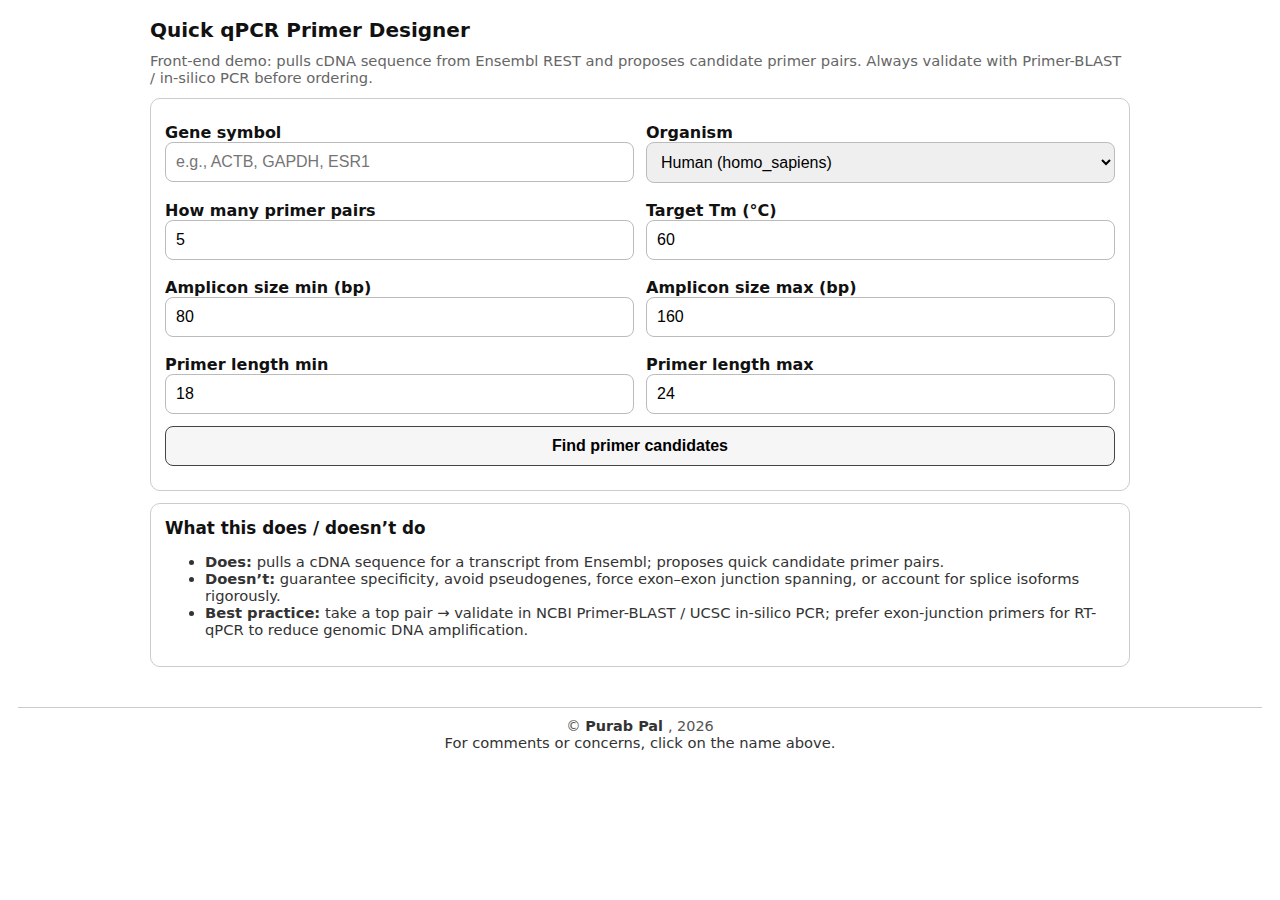
<file: interactive/bio-primer.html>
<!doctype html>
<html lang="en">
<head>
  <meta charset="utf-8" />
  <meta name="viewport" content="width=device-width,initial-scale=1" />
  <title>Quick qPCR Primer Finder (Ensembl + heuristic)</title>
  <style>
    body { font-family: system-ui, -apple-system, Segoe UI, Roboto, Arial, sans-serif; margin: 18px; color:#111; }
    .wrap { max-width: 980px; margin: 0 auto; }
    h1 { font-size: 1.25rem; margin: 0 0 10px; }
    .card { border: 1px solid #ccc; border-radius: 10px; padding: 14px; margin: 12px 0; }
    label { display:block; font-weight: 650; margin-top: 10px; }
    input, select, button, textarea {
      width: 100%; box-sizing: border-box;
      padding: 10px; border-radius: 8px; border: 1px solid #bbb;
      font-size: 1rem;
    }
    button { cursor:pointer; font-weight:700; border: 1px solid #444; background:#f6f6f6; }
    button:hover { background:#efefef; }
    .row { display:grid; grid-template-columns: 1fr 1fr; gap: 12px; }
    .small { font-size: 0.92rem; color:#333; }
    .muted { color:#666; }
    .error { color:#b00020; font-weight: 650; }
    table { width: 100%; border-collapse: collapse; }
    th, td { border-top: 1px solid #ddd; padding: 10px; vertical-align: top; }
    th { text-align:left; font-size: 0.95rem; }
    code { font-family: ui-monospace, SFMono-Regular, Menlo, Consolas, monospace; font-size: 0.95rem; }
    .pill { display:inline-block; padding: 2px 10px; border:1px solid #bbb; border-radius: 999px; margin-right:8px; }
    .mono { font-family: ui-monospace, SFMono-Regular, Menlo, Consolas, monospace; }
    .actions { display:flex; gap:10px; flex-wrap:wrap; margin-top:10px; }
    .actions a { text-decoration:none; border:1px solid #444; border-radius:8px; padding:8px 10px; font-weight:700; color:#111; background:#fafafa; }
    .actions a:hover { background:#f0f0f0; }
  </style>
</head>
<body>
<div class="wrap">
  <h1>Quick qPCR Primer Designer</h1>
  <div class="small muted">
    Front-end demo: pulls cDNA sequence from Ensembl REST and proposes candidate primer pairs.
    Always validate with Primer-BLAST / in-silico PCR before ordering.
  </div>

  <div class="card">
    <div class="row">
      <div>
        <label for="gene">Gene symbol</label>
        <input id="gene" placeholder="e.g., ACTB, GAPDH, ESR1" />
      </div>
      <div>
        <label for="org">Organism</label>
        <select id="org">
          <option value="homo_sapiens">Human (homo_sapiens)</option>
          <option value="mus_musculus">Mouse (mus_musculus)</option>
          <option value="rattus_norvegicus">Rat (rattus_norvegicus)</option>
          <option value="danio_rerio">Zebrafish (danio_rerio)</option>
          <option value="drosophila_melanogaster">Fruit fly (drosophila_melanogaster)</option>
          <option value="saccharomyces_cerevisiae">Yeast (saccharomyces_cerevisiae)</option>
          <option value="custom">Custom (type below)</option>
        </select>
        <input id="customOrg" placeholder="Ensembl species name, e.g. gallus_gallus" style="display:none; margin-top:10px;" />
      </div>
    </div>

    <div class="row" style="margin-top:8px;">
      <div>
        <label for="nPairs">How many primer pairs</label>
        <input id="nPairs" type="number" min="1" max="25" value="5" />
      </div>
      <div>
        <label for="targetTm">Target Tm (°C)</label>
        <input id="targetTm" type="number" min="45" max="70" value="60" />
      </div>
    </div>

    <div class="row" style="margin-top:8px;">
      <div>
        <label for="ampMin">Amplicon size min (bp)</label>
        <input id="ampMin" type="number" min="50" max="400" value="80" />
      </div>
      <div>
        <label for="ampMax">Amplicon size max (bp)</label>
        <input id="ampMax" type="number" min="60" max="500" value="160" />
      </div>
    </div>

    <div class="row" style="margin-top:8px;">
      <div>
        <label for="primerMin">Primer length min</label>
        <input id="primerMin" type="number" min="16" max="30" value="18" />
      </div>
      <div>
        <label for="primerMax">Primer length max</label>
        <input id="primerMax" type="number" min="16" max="35" value="24" />
      </div>
    </div>

    <div style="margin-top:12px;">
      <button id="go">Find primer candidates</button>
      <div id="status" class="small muted" style="margin-top:10px;"></div>
      <div id="err" class="error" style="margin-top:8px;"></div>
    </div>
  </div>

  <div class="card" id="summaryCard" style="display:none;">
    <div id="summary"></div>
    <div class="actions" id="links"></div>
  </div>

  <div class="card" id="resultsCard" style="display:none;">
    <h2 style="font-size:1.05rem; margin:0 0 10px;">Primer pairs</h2>
    <div class="small muted" style="margin-bottom:10px;">
      Scores favor: Tm near target, GC 40–60%, 3' GC clamp, minimal homopolymers, amplicon within range.
    </div>
    <div style="overflow:auto;">
      <table id="table">
        <thead>
          <tr>
            <th>#</th>
            <th>Forward (5'→3')</th>
            <th>Reverse (5'→3')</th>
            <th>Amplicon</th>
            <th>Tm / GC</th>
            <th>Notes</th>
          </tr>
        </thead>
        <tbody id="tbody"></tbody>
      </table>
    </div>
  </div>

  <div class="card">
    <h2 style="font-size:1.05rem; margin:0 0 10px;">What this does / doesn’t do</h2>
    <ul class="small">
      <li><b>Does:</b> pulls a cDNA sequence for a transcript from Ensembl; proposes quick candidate primer pairs.</li>
      <li><b>Doesn’t:</b> guarantee specificity, avoid pseudogenes, force exon–exon junction spanning, or account for splice isoforms rigorously.</li>
      <li><b>Best practice:</b> take a top pair → validate in NCBI Primer-BLAST / UCSC in-silico PCR; prefer exon-junction primers for RT-qPCR to reduce genomic DNA amplification.</li>
    </ul>
  </div>
</div>

<script>
/* ---------- Utilities ---------- */
const ENSEMBL = "https://rest.ensembl.org";

function cleanGene(x){ return (x||"").trim(); }

function gcContent(seq){
  const s = seq.toUpperCase();
  let gc = 0;
  for (const c of s) if (c === "G" || c === "C") gc++;
  return (gc / s.length) * 100;
}

// Simple Tm approximation (Wallace-ish with salt-ish tweak).
// For qPCR design you usually target ~58–62°C; we just need a ranking heuristic.
function tmApprox(seq){
  const s = seq.toUpperCase();
  let a=0,t=0,g=0,c=0;
  for (const ch of s){
    if (ch==="A") a++;
    else if (ch==="T") t++;
    else if (ch==="G") g++;
    else if (ch==="C") c++;
  }
  const n = s.length;
  // Basic formula: 2*(A+T) + 4*(G+C) then mild adjustment for length
  let tm = 2*(a+t) + 4*(g+c);
  if (n > 20) tm -= (n - 20) * 0.5;
  return tm;
}

function revComp(seq){
  const map = {A:"T", T:"A", G:"C", C:"G", a:"t", t:"a", g:"c", c:"g", N:"N", n:"n"};
  return seq.split("").reverse().map(ch => map[ch] ?? "N").join("").toUpperCase();
}

function hasBadHomopolymer(seq){
  return /(AAAAA|TTTTT|GGGGG|CCCCC)/i.test(seq);
}

function hasAmbiguous(seq){
  return /[^ACGT]/i.test(seq);
}

function threePrimeClampScore(seq){
  // Prefer last base G/C (clamp). Give partial credit if last 2 contain G/C.
  const s = seq.toUpperCase();
  const last = s[s.length-1];
  const last2 = s.slice(-2);
  let score = 0;
  if (last === "G" || last === "C") score += 2;
  if (/[GC]/.test(last2)) score += 1;
  return score; // 0..3
}

// Very rough self-complementarity check: count max contiguous matches to reverse complement.
// (Not a full dimer/hairpin model; just a quick penalty.)
function maxContigMatch(a, b){
  // b should be reverse complement-ish target
  let max = 0;
  for (let i=0; i<a.length; i++){
    for (let j=0; j<b.length; j++){
      let k=0;
      while (i+k < a.length && j+k < b.length && a[i+k] === b[j+k]) k++;
      if (k > max) max = k;
    }
  }
  return max;
}

function selfDimerPenalty(seq){
  const s = seq.toUpperCase();
  const rc = revComp(s);
  const m = maxContigMatch(s, rc);
  // Penalize long contiguous complementarity (>= 4 is suspicious)
  return Math.max(0, m - 3); // 0.. (rough)
}

function pairDimerPenalty(fwd, rev){
  const f = fwd.toUpperCase();
  const r = rev.toUpperCase();
  const rrc = revComp(r); // complementarity with reverse primer
  const m = maxContigMatch(f, rrc);
  return Math.max(0, m - 3);
}

function within(x, lo, hi){ return x >= lo && x <= hi; }

function format1(x){ return Math.round(x*10)/10; }

/* ---------- Ensembl calls ---------- */
async function ensemblGetJson(path){
  const url = `${ENSEMBL}${path}`;
  const resp = await fetch(url, { headers: { "Accept": "application/json" }});
  if (!resp.ok) throw new Error(`Ensembl error ${resp.status} for ${path}`);
  return await resp.json();
}

async function ensemblGetText(path){
  const url = `${ENSEMBL}${path}`;
  const resp = await fetch(url, { headers: { "Accept": "text/plain" }});
  if (!resp.ok) throw new Error(`Ensembl error ${resp.status} for ${path}`);
  return await resp.text();
}

function pickBestTranscript(lookup){
  // Prefer canonical if marked; else protein_coding; else first transcript.
  if (!lookup?.Transcript?.length) return null;
  const txs = lookup.Transcript.slice();

  // If any has is_canonical, prefer it.
  const canonical = txs.find(t => t.is_canonical === 1);
  if (canonical) return canonical;

  // Prefer protein_coding biotype
  const pc = txs.find(t => (t.biotype || "").toLowerCase() === "protein_coding");
  if (pc) return pc;

  return txs[0];
}

/* ---------- Primer design heuristic ---------- */
function designPrimers(cdna, opts){
  const seq = cdna.toUpperCase().replace(/[^ACGT]/g, ""); // keep simple
  if (seq.length < 250) throw new Error("Transcript cDNA is too short for robust qPCR primer design.");

  const {
    primerMin, primerMax, ampMin, ampMax, targetTm, nPairs
  } = opts;

  // Focus on last ~900 bp (often better for RT-qPCR, closer to 3' end),
  // but ensure we have enough length.
  const tailLen = Math.min(900, seq.length);
  const tailStart = seq.length - tailLen;
  const region = seq.slice(tailStart);

  const candidatesF = [];
  const candidatesR = [];

  // Build primer candidates across region.
  // Forward primers start in first ~60% of region
  // Reverse primers start in last ~60% of region (primer itself taken as reverse-complement of binding site)
  const fMaxStart = Math.floor(region.length * 0.60);
  const rMinStart = Math.floor(region.length * 0.40);

  for (let start = 0; start < fMaxStart; start++){
    for (let len = primerMin; len <= primerMax; len++){
      if (start + len > region.length) continue;
      const p = region.slice(start, start + len);
      if (hasAmbiguous(p) || hasBadHomopolymer(p)) continue;
      const gc = gcContent(p);
      if (!within(gc, 40, 60)) continue;
      const tm = tmApprox(p);
      if (!within(tm, targetTm - 6, targetTm + 6)) continue;

      const clamp = threePrimeClampScore(p);
      const sd = selfDimerPenalty(p);
      candidatesF.push({ start, len, seq: p, tm, gc, clamp, sd });
    }
  }

  for (let start = rMinStart; start < region.length; start++){
    for (let len = primerMin; len <= primerMax; len++){
      if (start + len > region.length) continue;
      const binding = region.slice(start, start + len); // binding site on + strand
      if (hasAmbiguous(binding) || hasBadHomopolymer(binding)) continue;
      const p = revComp(binding); // actual primer 5'->3'
      const gc = gcContent(p);
      if (!within(gc, 40, 60)) continue;
      const tm = tmApprox(p);
      if (!within(tm, targetTm - 6, targetTm + 6)) continue;

      const clamp = threePrimeClampScore(p);
      const sd = selfDimerPenalty(p);
      candidatesR.push({ start, len, seq: p, tm, gc, clamp, sd });
    }
  }

  if (candidatesF.length < 10 || candidatesR.length < 10){
    throw new Error("Not enough candidate primers found with the current constraints. Try widening GC/Tm/length ranges or amp size.");
  }

  // Pair them to hit amplicon size constraints.
  // Amplicon size computed on region coords:
  // forward binds at [f.start..f.start+f.len-1]
  // reverse binds to + strand at [r.start..r.start+r.len-1]
  // product spans from f.start to r.start+r.len, size = (r.start + r.len) - f.start
  const pairs = [];

  for (const f of candidatesF){
    for (const r of candidatesR){
      const amp = (r.start + r.len) - f.start;
      if (!within(amp, ampMin, ampMax)) continue;
      if (r.start <= f.start + f.len + 10) continue; // ensure separation, avoid overlap
      const tmDiff = Math.abs(f.tm - r.tm);

      // Penalize primer-dimer-ish complementarity
      const pd = pairDimerPenalty(f.seq, r.seq);

      // Scoring
      let score = 0;
      score += 50 - Math.abs(f.tm - targetTm) * 3;
      score += 50 - Math.abs(r.tm - targetTm) * 3;
      score += 10 - tmDiff * 2;
      score += 6 - Math.abs(f.gc - 50) * 0.2;
      score += 6 - Math.abs(r.gc - 50) * 0.2;
      score += (f.clamp + r.clamp) * 2;
      score -= (f.sd + r.sd) * 3;
      score -= pd * 4;

      // Prefer amplicon around ~120 bp
      score += 10 - Math.abs(amp - 120) * 0.08;

      const notes = [];
      if (tmDiff > 2.5) notes.push("Tm mismatch");
      if (pd > 1) notes.push("possible dimer risk");
      if (f.sd > 2 || r.sd > 2) notes.push("self-complementarity");
      if (f.clamp < 2) notes.push("weak 3' clamp (F)");
      if (r.clamp < 2) notes.push("weak 3' clamp (R)");

      pairs.push({
        fwd: f.seq,
        rev: r.seq,
        amp,
        fTm: f.tm, rTm: r.tm,
        fGC: f.gc, rGC: r.gc,
        score,
        notes: notes.join("; ") || "OK"
      });
    }
  }

  pairs.sort((a,b) => b.score - a.score);
  return pairs.slice(0, nPairs);
}

/* ---------- UI ---------- */
const orgSel = document.getElementById("org");
const customOrg = document.getElementById("customOrg");
orgSel.addEventListener("change", () => {
  customOrg.style.display = (orgSel.value === "custom") ? "block" : "none";
});

const statusEl = document.getElementById("status");
const errEl = document.getElementById("err");
const summaryCard = document.getElementById("summaryCard");
const summaryEl = document.getElementById("summary");
const linksEl = document.getElementById("links");
const resultsCard = document.getElementById("resultsCard");
const tbody = document.getElementById("tbody");

function setStatus(msg){ statusEl.textContent = msg; }
function setError(msg){ errEl.textContent = msg; }

function primerBlastLink(fwd, rev, organismLabel){
  // Pre-fill NCBI Primer-BLAST with the primer sequences.
  // (NCBI uses multiple params; this minimal link often works; users can paste if needed.)
  const base = "https://www.ncbi.nlm.nih.gov/tools/primer-blast/index.cgi";
  const q = new URLSearchParams();
  q.set("PRIMER5", fwd);
  q.set("PRIMER3", rev);
  q.set("LINK_LOC", "blasthome");
  // organism field varies; we’ll just set a note in UI; user can choose organism there.
  return `${base}?${q.toString()}`;
}

document.getElementById("go").addEventListener("click", async () => {
  setError("");
  setStatus("");
  summaryCard.style.display = "none";
  resultsCard.style.display = "none";
  tbody.innerHTML = "";
  linksEl.innerHTML = "";

  const gene = cleanGene(document.getElementById("gene").value);
  if (!gene) { setError("Please enter a gene symbol."); return; }

  const org = (orgSel.value === "custom")
    ? (customOrg.value || "").trim()
    : orgSel.value;

  if (!org) { setError("Please select or type an Ensembl organism/species name."); return; }

  const opts = {
    nPairs: Math.max(1, Math.min(25, Number(document.getElementById("nPairs").value || 5))),
    targetTm: Number(document.getElementById("targetTm").value || 60),
    ampMin: Number(document.getElementById("ampMin").value || 80),
    ampMax: Number(document.getElementById("ampMax").value || 160),
    primerMin: Number(document.getElementById("primerMin").value || 18),
    primerMax: Number(document.getElementById("primerMax").value || 24),
  };

  try {
    setStatus("Searching Ensembl for gene symbol...");
    // Find Ensembl IDs from gene symbol
    const xrefs = await ensemblGetJson(`/xrefs/symbol/${encodeURIComponent(org)}/${encodeURIComponent(gene)}?content-type=application/json`);

    if (!Array.isArray(xrefs) || xrefs.length === 0){
      throw new Error(`No Ensembl xrefs found for gene symbol "${gene}" in species "${org}". Try a different symbol or species name.`);
    }

    // Prefer gene-type xref if available
    const geneX = xrefs.find(x => (x.type || "").toLowerCase().includes("gene")) || xrefs[0];
    const ensemblId = geneX.id;

    setStatus(`Found Ensembl ID: ${ensemblId}. Fetching transcripts...`);
    const lookup = await ensemblGetJson(`/lookup/id/${encodeURIComponent(ensemblId)}?expand=1;content-type=application/json`);

    const tx = pickBestTranscript(lookup);
    if (!tx?.id) throw new Error("Could not pick a transcript from Ensembl lookup result.");

    setStatus(`Using transcript ${tx.id}. Downloading cDNA sequence...`);
    const cdna = await ensemblGetText(`/sequence/id/${encodeURIComponent(tx.id)}?type=cdna`);

    setStatus("Designing candidate primer pairs...");
    const pairs = designPrimers(cdna, opts);

    // Summary
    const geneName = lookup?.display_name || gene;
    const species = org;
    const txName = tx.display_name || tx.id;
    const len = cdna.replace(/[^A-Za-z]/g,"").length;

    summaryEl.innerHTML = `
      <div>
        <span class="pill"><b>Gene</b> ${geneName}</span>
        <span class="pill"><b>Species</b> ${species}</span>
        <span class="pill"><b>Transcript</b> ${txName}</span>
        <span class="pill"><b>cDNA length</b> ${len} bp</span>
      </div>
      <div class="small muted" style="margin-top:8px;">
        These primers are designed on <b>cDNA</b> (good for RT-qPCR). Validate specificity and amplicon uniqueness before ordering.
      </div>
    `;

    // Helpful links
    const ensemblGeneUrl = `https://www.ensembl.org/id/${encodeURIComponent(ensemblId)}`;
    const ensemblTxUrl = `https://www.ensembl.org/id/${encodeURIComponent(tx.id)}`;

    const top = pairs[0];
    const pb = primerBlastLink(top.fwd, top.rev, species);

    linksEl.innerHTML = `
      <a href="${ensemblGeneUrl}" target="_blank" rel="noopener">Open gene in Ensembl</a>
      <a href="${ensemblTxUrl}" target="_blank" rel="noopener">Open transcript in Ensembl</a>
      <a href="${pb}" target="_blank" rel="noopener">Primer-BLAST (top pair)</a>
    `;

    // Table
    pairs.forEach((p, idx) => {
      const tr = document.createElement("tr");
      tr.innerHTML = `
        <td class="mono">${idx+1}</td>
        <td><code>${p.fwd}</code></td>
        <td><code>${p.rev}</code></td>
        <td class="mono">${p.amp} bp</td>
        <td class="mono">
          F: ${format1(p.fTm)}°C / ${format1(p.fGC)}%<br/>
          R: ${format1(p.rTm)}°C / ${format1(p.rGC)}%
        </td>
        <td class="small">${p.notes}</td>
      `;
      tbody.appendChild(tr);
    });

    summaryCard.style.display = "block";
    resultsCard.style.display = "block";
    setStatus(`Done. Showing top ${pairs.length} primer pairs.`);

  } catch (e){
    console.error(e);
    setError(e?.message || String(e));
    setStatus("");
  }
});
</script>
<footer style="
  margin-top: 40px;
  padding-top: 10px;
  border-top: 1px solid #ccc;
  text-align: center;
  font-size: 0.9rem;
  color: #555;
">
  © <a href="mailto:palpurab@gmail.com"
       style="color:#333; font-weight:600; text-decoration:none;">
       Purab Pal
     </a>, 2026<br/>
  <span class="small">
    For comments or concerns, click on the name above.
  </span>
</footer>

</body>
</html>
</file>
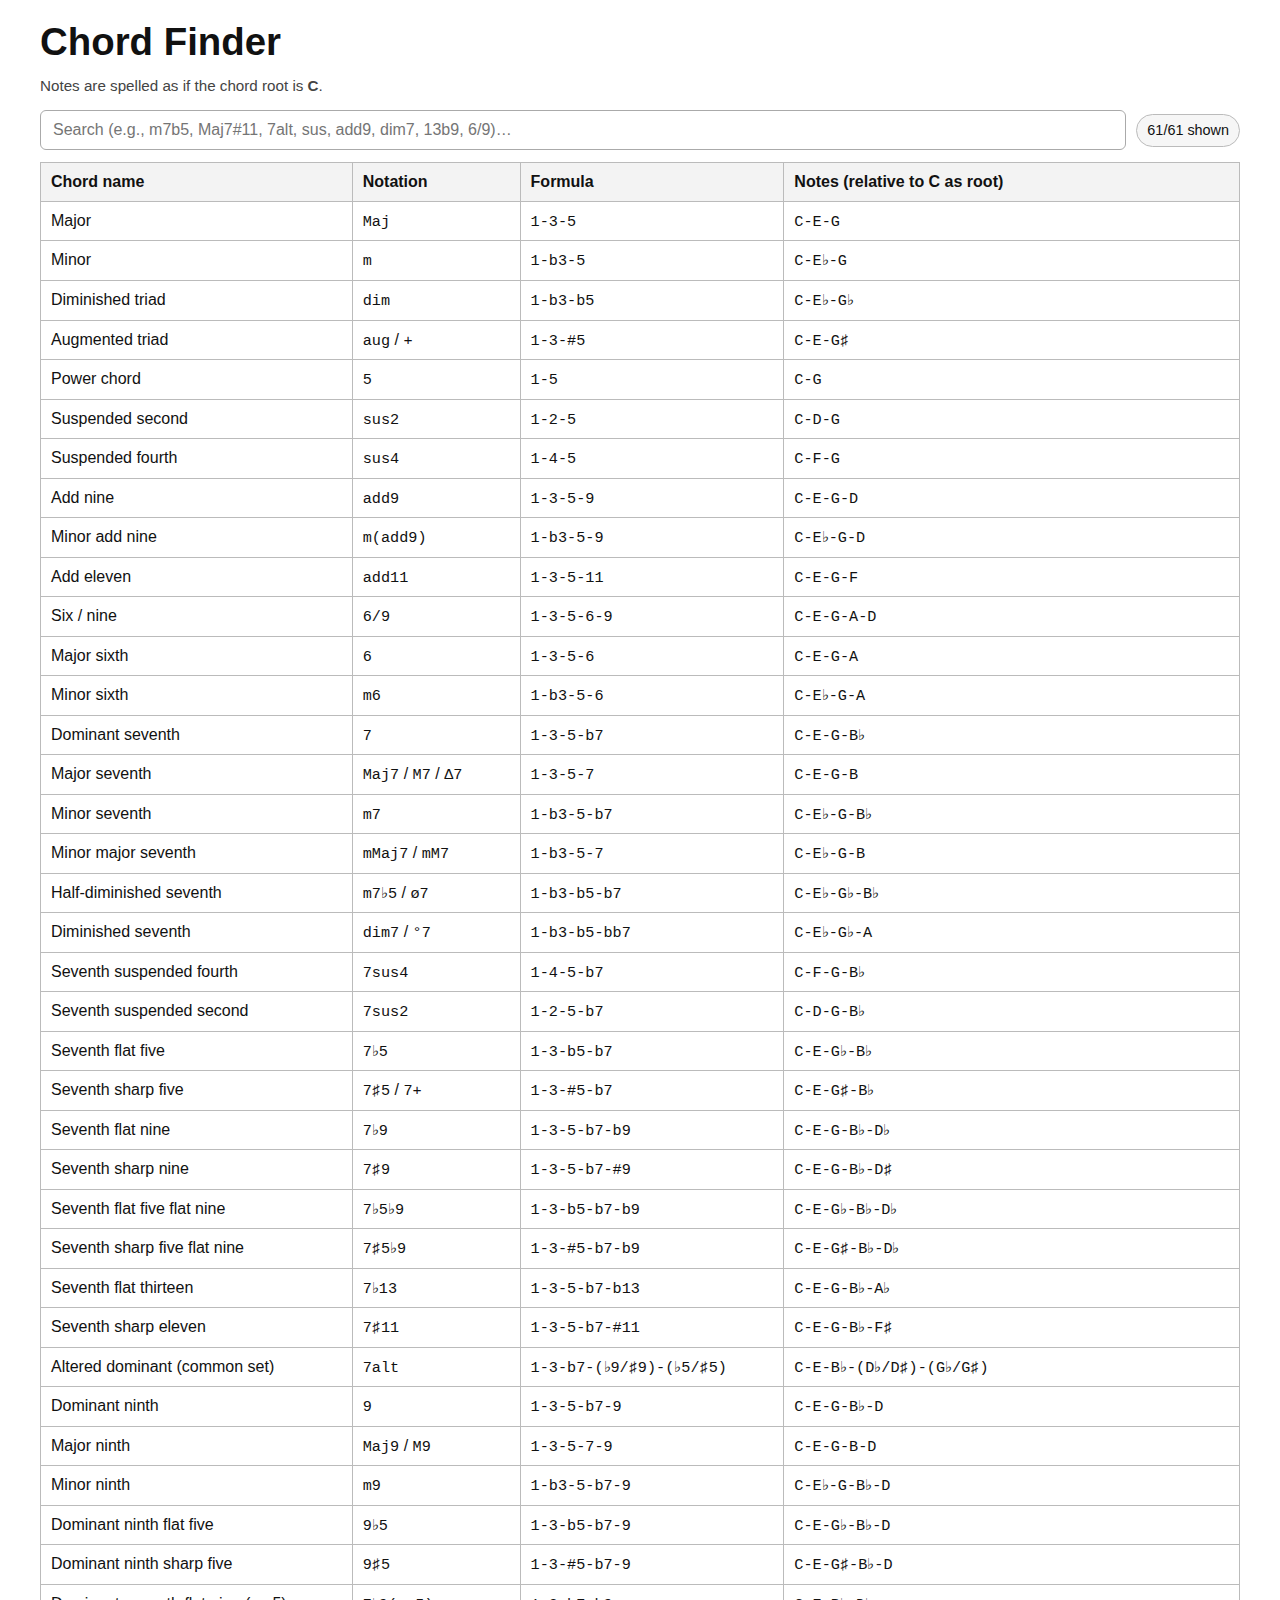
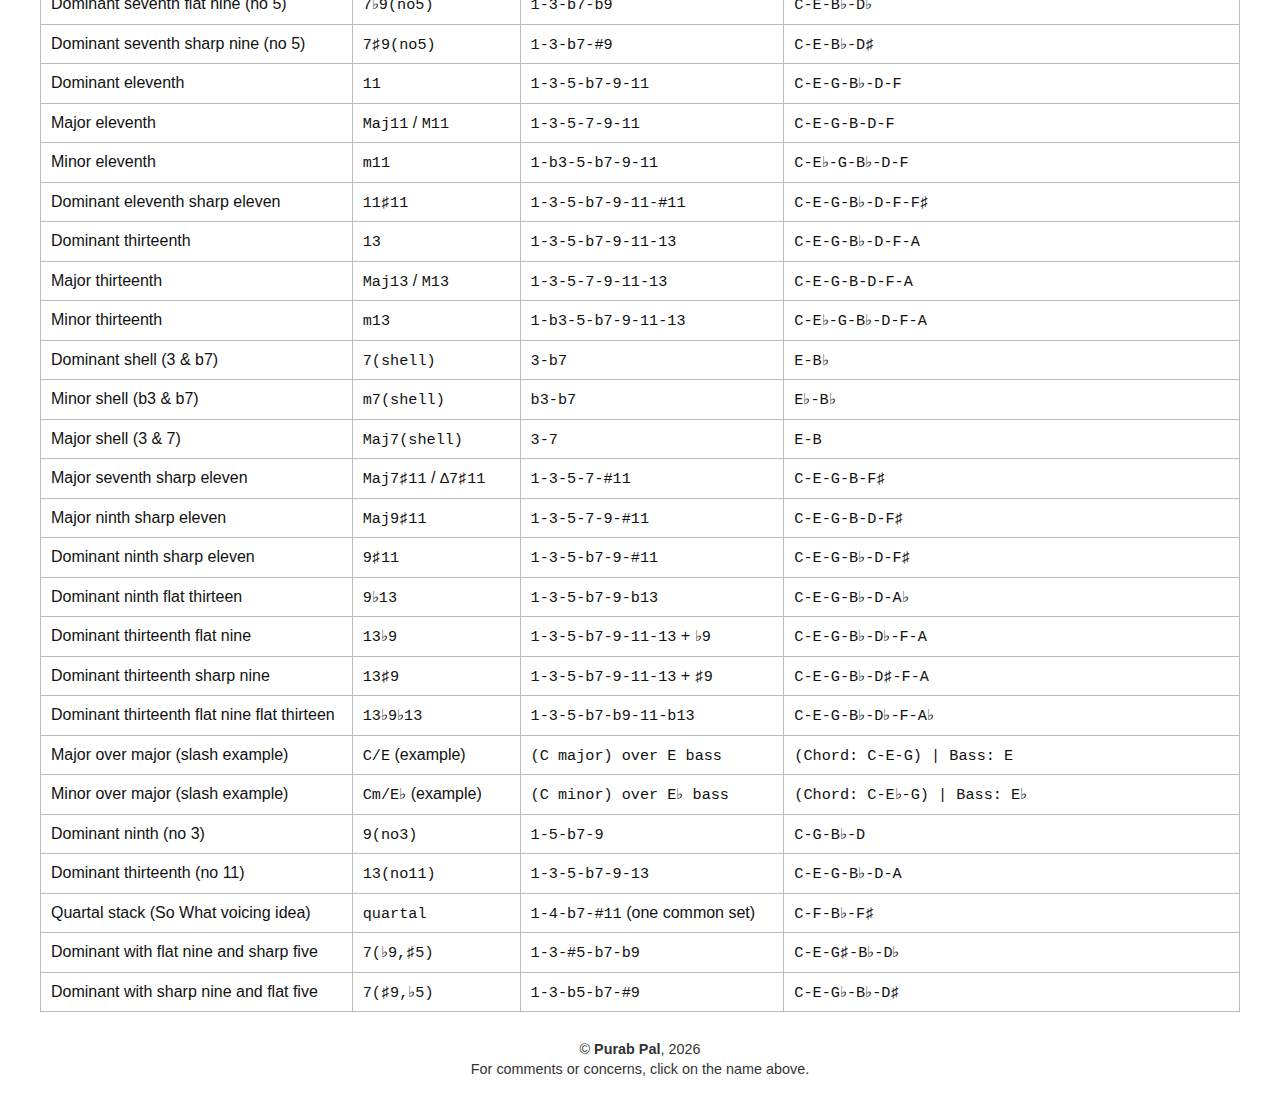
<file: interactive/chords.html>
<!DOCTYPE html>
<html lang="en">
<head>
  <meta charset="UTF-8" />
  <meta name="viewport" content="width=device-width,initial-scale=1" />
  <title>Chord Finder</title>
  <style>
    body{
      font-family: Arial, Helvetica, sans-serif;
      margin: 16px;
      line-height: 1.35;
      color:#111;
    }
    .wrap{max-width: 1200px; margin: 0 auto;}
    h1{
      margin: 0 0 8px 0;
      font-size: 2.4rem; /* bigger title */
      font-weight: 700;
    }
    .sub{
      margin: 0 0 14px 0;
      color:#444;
      font-size: 0.95rem;
    }
    .controls{
      display:flex; gap:10px; flex-wrap:wrap; align-items:center;
      margin: 10px 0 12px 0;
    }
    input[type="text"]{
      flex: 1 1 360px;
      padding: 10px 12px;
      border: 1px solid #aaa;
      border-radius: 6px;
      font-size: 1rem;
    }
    .pill{
      border: 1px solid #bbb;
      border-radius: 999px;
      padding: 6px 10px;
      font-size: 0.9rem;
      background:#f6f6f6;
    }
    table{
      width: 100%;
      border-collapse: collapse;
      margin-top: 6px;
    }
    th, td{
      border: 1px solid #bbb;
      padding: 8px 10px;
      vertical-align: top;
    }
    th{
      background:#f3f3f3;
      text-align:left;
      position: sticky;
      top: 0;
      z-index: 1;
    }
    td code{
      font-family: ui-monospace, SFMono-Regular, Menlo, Monaco, Consolas, "Liberation Mono", monospace;
      font-size: 0.95em;
      white-space: nowrap;
    }
    .no-results{
      margin-top: 10px;
      padding: 10px 12px;
      border: 1px dashed #999;
      border-radius: 8px;
      display:none;
    }
    footer{
      margin-top: 28px;
      text-align: center;
      font-size: 0.9rem;
      color:#333;
    }
    footer a{
      color:#333;
      text-decoration:none;
      font-weight:600;
    }
    footer a:hover{
      text-decoration: underline;
    }
  </style>
</head>
<body>
  <div class="wrap">
    <h1>Chord Finder</h1>
    <p class="sub">
      Notes are spelled as if the chord root is <b>C</b>.
    </p>

    <div class="controls">
      <input id="search" type="text" placeholder="Search (e.g., m7b5, Maj7#11, 7alt, sus, add9, dim7, 13b9, 6/9)…" aria-label="Search chords" />
      <span class="pill"><span id="countShown">0</span>/<span id="countAll">0</span> shown</span>
    </div>

    <div id="noResults" class="no-results">No matching chords.</div>

    <table aria-label="Chord shapes table">
      <thead>
        <tr>
          <th style="width: 26%;">Chord name</th>
          <th style="width: 14%;">Notation</th>
          <th style="width: 22%;">Formula</th>
          <th>Notes (relative to C as root)</th>
        </tr>
      </thead>
      <tbody id="tbody">
                <!-- TRIADS / BASICS -->
        <tr><td>Major</td><td><code>Maj</code></td><td><code>1-3-5</code></td><td><code>C-E-G</code></td></tr>
        <tr><td>Minor</td><td><code>m</code></td><td><code>1-b3-5</code></td><td><code>C-E♭-G</code></td></tr>
        <tr><td>Diminished triad</td><td><code>dim</code></td><td><code>1-b3-b5</code></td><td><code>C-E♭-G♭</code></td></tr>
        <tr><td>Augmented triad</td><td><code>aug</code> / <code>+</code></td><td><code>1-3-#5</code></td><td><code>C-E-G♯</code></td></tr>
        <tr><td>Power chord</td><td><code>5</code></td><td><code>1-5</code></td><td><code>C-G</code></td></tr>

        <!-- SUSPENSIONS / ADDS -->
        <tr><td>Suspended second</td><td><code>sus2</code></td><td><code>1-2-5</code></td><td><code>C-D-G</code></td></tr>
        <tr><td>Suspended fourth</td><td><code>sus4</code></td><td><code>1-4-5</code></td><td><code>C-F-G</code></td></tr>
        <tr><td>Add nine</td><td><code>add9</code></td><td><code>1-3-5-9</code></td><td><code>C-E-G-D</code></td></tr>
        <tr><td>Minor add nine</td><td><code>m(add9)</code></td><td><code>1-b3-5-9</code></td><td><code>C-E♭-G-D</code></td></tr>
        <tr><td>Add eleven</td><td><code>add11</code></td><td><code>1-3-5-11</code></td><td><code>C-E-G-F</code></td></tr>
        <tr><td>Six / nine</td><td><code>6/9</code></td><td><code>1-3-5-6-9</code></td><td><code>C-E-G-A-D</code></td></tr>

        <!-- SIXTH CHORDS -->
        <tr><td>Major sixth</td><td><code>6</code></td><td><code>1-3-5-6</code></td><td><code>C-E-G-A</code></td></tr>
        <tr><td>Minor sixth</td><td><code>m6</code></td><td><code>1-b3-5-6</code></td><td><code>C-E♭-G-A</code></td></tr>

        <!-- SEVENTHS -->
        <tr><td>Dominant seventh</td><td><code>7</code></td><td><code>1-3-5-b7</code></td><td><code>C-E-G-B♭</code></td></tr>
        <tr><td>Major seventh</td><td><code>Maj7</code> / <code>M7</code> / <code>Δ7</code></td><td><code>1-3-5-7</code></td><td><code>C-E-G-B</code></td></tr>
        <tr><td>Minor seventh</td><td><code>m7</code></td><td><code>1-b3-5-b7</code></td><td><code>C-E♭-G-B♭</code></td></tr>
        <tr><td>Minor major seventh</td><td><code>mMaj7</code> / <code>mM7</code></td><td><code>1-b3-5-7</code></td><td><code>C-E♭-G-B</code></td></tr>
        <tr><td>Half-diminished seventh</td><td><code>m7♭5</code> / <code>ø7</code></td><td><code>1-b3-b5-b7</code></td><td><code>C-E♭-G♭-B♭</code></td></tr>
        <tr><td>Diminished seventh</td><td><code>dim7</code> / <code>°7</code></td><td><code>1-b3-b5-bb7</code></td><td><code>C-E♭-G♭-A</code></td></tr>

        <!-- DOMINANT VARIANTS -->
        <tr><td>Seventh suspended fourth</td><td><code>7sus4</code></td><td><code>1-4-5-b7</code></td><td><code>C-F-G-B♭</code></td></tr>
        <tr><td>Seventh suspended second</td><td><code>7sus2</code></td><td><code>1-2-5-b7</code></td><td><code>C-D-G-B♭</code></td></tr>
        <tr><td>Seventh flat five</td><td><code>7♭5</code></td><td><code>1-3-b5-b7</code></td><td><code>C-E-G♭-B♭</code></td></tr>
        <tr><td>Seventh sharp five</td><td><code>7♯5</code> / <code>7+</code></td><td><code>1-3-#5-b7</code></td><td><code>C-E-G♯-B♭</code></td></tr>
        <tr><td>Seventh flat nine</td><td><code>7♭9</code></td><td><code>1-3-5-b7-b9</code></td><td><code>C-E-G-B♭-D♭</code></td></tr>
        <tr><td>Seventh sharp nine</td><td><code>7♯9</code></td><td><code>1-3-5-b7-#9</code></td><td><code>C-E-G-B♭-D♯</code></td></tr>
        <tr><td>Seventh flat five flat nine</td><td><code>7♭5♭9</code></td><td><code>1-3-b5-b7-b9</code></td><td><code>C-E-G♭-B♭-D♭</code></td></tr>
        <tr><td>Seventh sharp five flat nine</td><td><code>7♯5♭9</code></td><td><code>1-3-#5-b7-b9</code></td><td><code>C-E-G♯-B♭-D♭</code></td></tr>
        <tr><td>Seventh flat thirteen</td><td><code>7♭13</code></td><td><code>1-3-5-b7-b13</code></td><td><code>C-E-G-B♭-A♭</code></td></tr>
        <tr><td>Seventh sharp eleven</td><td><code>7♯11</code></td><td><code>1-3-5-b7-#11</code></td><td><code>C-E-G-B♭-F♯</code></td></tr>

        <!-- "ALT" / ALTERED DOMINANT (COMMON JAZZ SYMBOL) -->
        <tr><td>Altered dominant (common set)</td><td><code>7alt</code></td>
            <td><code>1-3-b7-(♭9/♯9)-(♭5/♯5)</code></td>
            <td><code>C-E-B♭-(D♭/D♯)-(G♭/G♯)</code></td></tr>

        <!-- NINTHS -->
        <tr><td>Dominant ninth</td><td><code>9</code></td><td><code>1-3-5-b7-9</code></td><td><code>C-E-G-B♭-D</code></td></tr>
        <tr><td>Major ninth</td><td><code>Maj9</code> / <code>M9</code></td><td><code>1-3-5-7-9</code></td><td><code>C-E-G-B-D</code></td></tr>
        <tr><td>Minor ninth</td><td><code>m9</code></td><td><code>1-b3-5-b7-9</code></td><td><code>C-E♭-G-B♭-D</code></td></tr>
        <tr><td>Dominant ninth flat five</td><td><code>9♭5</code></td><td><code>1-3-b5-b7-9</code></td><td><code>C-E-G♭-B♭-D</code></td></tr>
        <tr><td>Dominant ninth sharp five</td><td><code>9♯5</code></td><td><code>1-3-#5-b7-9</code></td><td><code>C-E-G♯-B♭-D</code></td></tr>
        <tr><td>Dominant seventh flat nine (no 5)</td><td><code>7♭9(no5)</code></td><td><code>1-3-b7-b9</code></td><td><code>C-E-B♭-D♭</code></td></tr>
        <tr><td>Dominant seventh sharp nine (no 5)</td><td><code>7♯9(no5)</code></td><td><code>1-3-b7-#9</code></td><td><code>C-E-B♭-D♯</code></td></tr>

        <!-- ELEVENTHS -->
        <tr><td>Dominant eleventh</td><td><code>11</code></td><td><code>1-3-5-b7-9-11</code></td><td><code>C-E-G-B♭-D-F</code></td></tr>
        <tr><td>Major eleventh</td><td><code>Maj11</code> / <code>M11</code></td><td><code>1-3-5-7-9-11</code></td><td><code>C-E-G-B-D-F</code></td></tr>
        <tr><td>Minor eleventh</td><td><code>m11</code></td><td><code>1-b3-5-b7-9-11</code></td><td><code>C-E♭-G-B♭-D-F</code></td></tr>
        <tr><td>Dominant eleventh sharp eleven</td><td><code>11♯11</code></td><td><code>1-3-5-b7-9-11-#11</code></td><td><code>C-E-G-B♭-D-F-F♯</code></td></tr>

        <!-- THIRTEENTHS -->
        <tr><td>Dominant thirteenth</td><td><code>13</code></td><td><code>1-3-5-b7-9-11-13</code></td><td><code>C-E-G-B♭-D-F-A</code></td></tr>
        <tr><td>Major thirteenth</td><td><code>Maj13</code> / <code>M13</code></td><td><code>1-3-5-7-9-11-13</code></td><td><code>C-E-G-B-D-F-A</code></td></tr>
        <tr><td>Minor thirteenth</td><td><code>m13</code></td><td><code>1-b3-5-b7-9-11-13</code></td><td><code>C-E♭-G-B♭-D-F-A</code></td></tr>

        <!-- COMMON "SHELL" / OMITTED NOTES (VERY POP/JAZZ PRACTICE) -->
        <tr><td>Dominant shell (3 &amp; b7)</td><td><code>7(shell)</code></td><td><code>3-b7</code></td><td><code>E-B♭</code></td></tr>
        <tr><td>Minor shell (b3 &amp; b7)</td><td><code>m7(shell)</code></td><td><code>b3-b7</code></td><td><code>E♭-B♭</code></td></tr>
        <tr><td>Major shell (3 &amp; 7)</td><td><code>Maj7(shell)</code></td><td><code>3-7</code></td><td><code>E-B</code></td></tr>

        <!-- COMMON TENSIONS IN SYMBOLS -->
        <tr><td>Major seventh sharp eleven</td><td><code>Maj7♯11</code> / <code>Δ7♯11</code></td><td><code>1-3-5-7-#11</code></td><td><code>C-E-G-B-F♯</code></td></tr>
        <tr><td>Major ninth sharp eleven</td><td><code>Maj9♯11</code></td><td><code>1-3-5-7-9-#11</code></td><td><code>C-E-G-B-D-F♯</code></td></tr>
        <tr><td>Dominant ninth sharp eleven</td><td><code>9♯11</code></td><td><code>1-3-5-b7-9-#11</code></td><td><code>C-E-G-B♭-D-F♯</code></td></tr>
        <tr><td>Dominant ninth flat thirteen</td><td><code>9♭13</code></td><td><code>1-3-5-b7-9-b13</code></td><td><code>C-E-G-B♭-D-A♭</code></td></tr>
        <tr><td>Dominant thirteenth flat nine</td><td><code>13♭9</code></td><td><code>1-3-5-b7-9-11-13</code> + <code>♭9</code></td><td><code>C-E-G-B♭-D♭-F-A</code></td></tr>
        <tr><td>Dominant thirteenth sharp nine</td><td><code>13♯9</code></td><td><code>1-3-5-b7-9-11-13</code> + <code>♯9</code></td><td><code>C-E-G-B♭-D♯-F-A</code></td></tr>
        <tr><td>Dominant thirteenth flat nine flat thirteen</td><td><code>13♭9♭13</code></td><td><code>1-3-5-b7-b9-11-b13</code></td><td><code>C-E-G-B♭-D♭-F-A♭</code></td></tr>

        <!-- SLASH / POLY-ish POP/JAZZ -->
        <tr><td>Major over major (slash example)</td><td><code>C/E</code> (example)</td><td><code>(C major) over E bass</code></td><td><code>(Chord: C-E-G) | Bass: E</code></td></tr>
        <tr><td>Minor over major (slash example)</td><td><code>Cm/E♭</code> (example)</td><td><code>(C minor) over E♭ bass</code></td><td><code>(Chord: C-E♭-G) | Bass: E♭</code></td></tr>

        <!-- VERY COMMON POP/JAZZ EXTENSIONS AS "NO 3" / "NO 5" -->
        <tr><td>Dominant ninth (no 3)</td><td><code>9(no3)</code></td><td><code>1-5-b7-9</code></td><td><code>C-G-B♭-D</code></td></tr>
        <tr><td>Dominant thirteenth (no 11)</td><td><code>13(no11)</code></td><td><code>1-3-5-b7-9-13</code></td><td><code>C-E-G-B♭-D-A</code></td></tr>

        <!-- QUARTAL / "SO WHAT" (VERY COMMON JAZZ SONORITY) -->
        <tr><td>Quartal stack (So What voicing idea)</td><td><code>quartal</code></td><td><code>1-4-b7-#11</code> (one common set)</td><td><code>C-F-B♭-F♯</code></td></tr>

        <!-- "ALTERED TENSION" SHORT-HAND -->
        <tr><td>Dominant with flat nine and sharp five</td><td><code>7(♭9,♯5)</code></td><td><code>1-3-#5-b7-b9</code></td><td><code>C-E-G♯-B♭-D♭</code></td></tr>
        <tr><td>Dominant with sharp nine and flat five</td><td><code>7(♯9,♭5)</code></td><td><code>1-3-b5-b7-#9</code></td><td><code>C-E-G♭-B♭-D♯</code></td></tr>
      </tbody>
    </table>

    <footer>
      <div>
        © <a href="mailto:palpurab@gmail.com?subject=Regarding%20Chords">Purab Pal</a>, 2026
      </div>
      <div>
        For comments or concerns, click on the name above.
      </div>
    </footer>
  </div>

  <script>
    (function () {
      const search = document.getElementById('search');
      const tbody = document.getElementById('tbody');
      const rows = Array.from(tbody.querySelectorAll('tr'));
      const noResults = document.getElementById('noResults');
      const countShown = document.getElementById('countShown');
      const countAll = document.getElementById('countAll');

      const index = rows.map(tr => {
        const text = tr.innerText.toLowerCase().replace(/\s+/g, ' ').trim();
        return { tr, text };
      });

      countAll.textContent = String(rows.length);

      function applyFilter(q){
        const query = q.toLowerCase().trim().replace(/\s+/g, ' ');
        let shown = 0;

        for(const item of index){
          const ok = query === "" || item.text.includes(query);
          item.tr.style.display = ok ? "" : "none";
          if(ok) shown++;
        }

        countShown.textContent = String(shown);
        noResults.style.display = shown === 0 ? "block" : "none";
      }

      applyFilter("");
      search.addEventListener('input', () => applyFilter(search.value));
    })();
  </script>
</body>
</html>
</file>
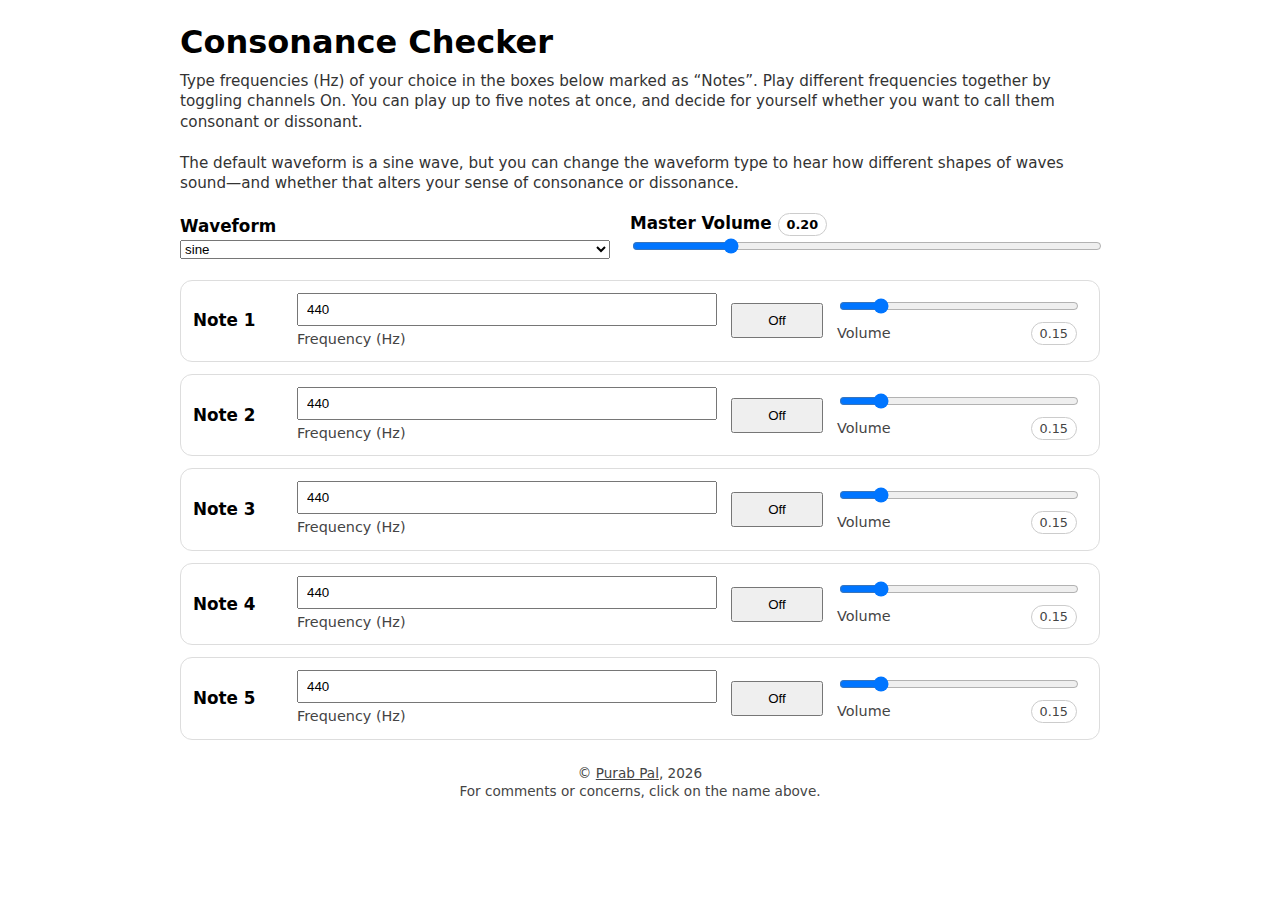
<file: interactive/conso-disso.html>
<!doctype html>
<html lang="en">
<head>
  <meta charset="utf-8" />
  <meta name="viewport" content="width=device-width, initial-scale=1" />
  <title>Consonance Checker</title>

  <style>
    body {
      font-family: system-ui, -apple-system, Segoe UI, Roboto, Arial, sans-serif;
      margin: 16px;
      line-height: 1.35;
    }

    .wrap {
      max-width: 920px;
      margin: 0 auto;
    }

    h1 {
      margin-bottom: 6px;
    }

    .description {
      font-size: 0.95rem;
      color: #333;
      margin-bottom: 18px;
    }

    .controls {
      display: flex;
      gap: 20px;
      margin-bottom: 20px;
      flex-wrap: wrap;
      align-items: end;
    }

    .notes {
      display: grid;
      grid-template-columns: 1fr;
      gap: 12px;
      margin-bottom: 22px;
    }

    /* KEY FIX: constrain the frequency column so it cannot overlap the toggle */
    .note-row {
      display: grid;
      grid-template-columns: 90px minmax(220px, 420px) 92px 240px;
      gap: 14px;
      align-items: center;
      padding: 12px 12px;
      border: 1px solid #ddd;
      border-radius: 12px;
    }

    label {
      font-weight: 700;
      font-size: 1.05rem;
    }

    .freq-wrap {
      display: grid;
      gap: 4px;
    }

    /* KEY FIX: keep the input inside its own column and never overflow */
    .freq-wrap input[type="number"] {
      width: 100%;
      max-width: 420px;
      box-sizing: border-box;
      padding: 7px 8px;
    }

    .small {
      font-size: 0.9rem;
      color: #444;
    }

    select, button, input[type="range"] {
      width: 100%;
    }

    button {
      padding: 8px 10px;
    }

    .vol-wrap {
      display: grid;
      gap: 6px;
      align-items: center;
    }

    .vol-label {
      display: flex;
      justify-content: space-between;
      align-items: center;
      gap: 10px;
    }

    .pill {
      display: inline-block;
      padding: 2px 8px;
      border: 1px solid #ccc;
      border-radius: 999px;
      font-size: 0.8rem;
    }

    .footer {
      margin-top: 24px;
      font-size: 0.85rem;
      color: #444;
      text-align: center;
    }

    .footer a {
      color: inherit;
      text-decoration: underline;
    }

    /* On smaller screens, stack cleanly */
    @media (max-width: 760px) {
      .note-row {
        grid-template-columns: 1fr;
      }
      .freq-wrap input[type="number"] {
        max-width: none;
      }
    }
  </style>
</head>

<body>
<div class="wrap">

  <h1>Consonance Checker</h1>

  <div class="description">
    Type frequencies (Hz) of your choice in the boxes below marked as “Notes”.
    Play different frequencies together by toggling channels On.
    You can play up to five notes at once, and decide for yourself whether you
    want to call them consonant or dissonant.
    <br><br>
    The default waveform is a sine wave, but you can change the waveform type
    to hear how different shapes of waves sound—and whether that alters your
    sense of consonance or dissonance.
  </div>

  <div class="controls">
    <div style="flex:1 1 220px;">
      <label>Waveform</label>
      <select id="waveform">
        <option value="sine">sine</option>
        <option value="triangle">triangle</option>
        <option value="square">square</option>
        <option value="sawtooth">sawtooth</option>
      </select>
    </div>

    <div style="flex:1 1 260px;">
      <label>Master Volume <span class="pill" id="masterLabel">0.20</span></label>
      <input id="masterVol" type="range" min="0" max="1" step="0.01" value="0.20">
    </div>
  </div>

  <div class="notes" id="notes"></div>

  <div class="footer">
    © <a href="mailto:palpurab@gmail.com">Purab Pal</a>, 2026<br>
    For comments or concerns, click on the name above.
  </div>

</div>

<script>
(() => {
  const NUM_NOTES = 5;
  let audioCtx = null;
  let masterGain = null;

  const waveformEl = document.getElementById("waveform");
  const notesEl = document.getElementById("notes");
  const masterVol = document.getElementById("masterVol");
  const masterLabel = document.getElementById("masterLabel");

  const notes = Array.from({ length: NUM_NOTES }, (_, i) => ({
    id: i + 1,
    freq: 440,
    vol: 0.15,
    osc: null,
    gain: null,
    on: false
  }));

  function ensureAudio() {
    if (!audioCtx) {
      audioCtx = new (window.AudioContext || window.webkitAudioContext)();
      masterGain = audioCtx.createGain();
      masterGain.gain.value = parseFloat(masterVol.value);
      masterGain.connect(audioCtx.destination);
    }
  }

  function fade(param, value, t = 0.02) {
    const now = audioCtx.currentTime;
    param.cancelScheduledValues(now);
    param.setValueAtTime(param.value, now);
    param.linearRampToValueAtTime(value, now + t);
  }

  function start(note) {
    ensureAudio();
    if (audioCtx.state === "suspended") audioCtx.resume();

    const osc = audioCtx.createOscillator();
    const gain = audioCtx.createGain();

    osc.type = waveformEl.value;
    osc.frequency.value = note.freq;
    gain.gain.value = 0;

    osc.connect(gain);
    gain.connect(masterGain);
    osc.start();

    fade(gain.gain, note.vol, 0.03);

    note.osc = osc;
    note.gain = gain;
    note.on = true;
  }

  function stop(note) {
    if (!note.on) return;

    fade(note.gain.gain, 0, 0.03);

    setTimeout(() => {
      try { note.osc.stop(); } catch (_) {}
      try { note.osc.disconnect(); } catch (_) {}
      try { note.gain.disconnect(); } catch (_) {}
      note.osc = null;
      note.gain = null;
      note.on = false;
    }, 40);
  }

  function clampFreq(x) {
    if (!Number.isFinite(x)) return 440;
    return Math.min(20000, Math.max(20, x));
  }

  function clampVol(x) {
    if (!Number.isFinite(x)) return 0.15;
    return Math.min(1, Math.max(0, x));
  }

  function render() {
    notesEl.innerHTML = "";

    notes.forEach(note => {
      const row = document.createElement("div");
      row.className = "note-row";

      row.innerHTML = `
        <label>Note ${note.id}</label>

        <div class="freq-wrap">
          <input type="number" min="20" max="20000" step="0.1" value="${note.freq}">
          <div class="small">Frequency (Hz)</div>
        </div>

        <button type="button" class="toggle">${note.on ? "On" : "Off"}</button>

        <div class="vol-wrap">
          <input type="range" min="0" max="1" step="0.01" value="${note.vol}">
          <div class="vol-label small">
            <span>Volume</span>
            <span class="pill">${note.vol.toFixed(2)}</span>
          </div>
        </div>
      `;

      const freqInput = row.querySelector('input[type="number"]');
      const toggleBtn = row.querySelector(".toggle");
      const volSlider = row.querySelector('input[type="range"]');
      const volPill = row.querySelector(".vol-label .pill");

      freqInput.oninput = () => {
        const f = clampFreq(parseFloat(freqInput.value));
        note.freq = f;
        if (note.on && note.osc) note.osc.frequency.value = f;
      };

      volSlider.oninput = () => {
        const v = clampVol(parseFloat(volSlider.value));
        note.vol = v;
        volPill.textContent = v.toFixed(2);
        if (note.on && note.gain) fade(note.gain.gain, v, 0.02);
      };

      toggleBtn.onclick = () => {
        if (note.on) {
          stop(note);
          toggleBtn.textContent = "Off";
        } else {
          start(note);
          toggleBtn.textContent = "On";
        }
      };

      notesEl.appendChild(row);
    });
  }

  waveformEl.onchange = () => {
    notes.forEach(n => { if (n.on && n.osc) n.osc.type = waveformEl.value; });
  };

  masterVol.oninput = () => {
    const v = parseFloat(masterVol.value);
    masterLabel.textContent = v.toFixed(2);
    if (masterGain && audioCtx) fade(masterGain.gain, v, 0.02);
  };

  render();
})();
</script>

</body>
</html>
</file>
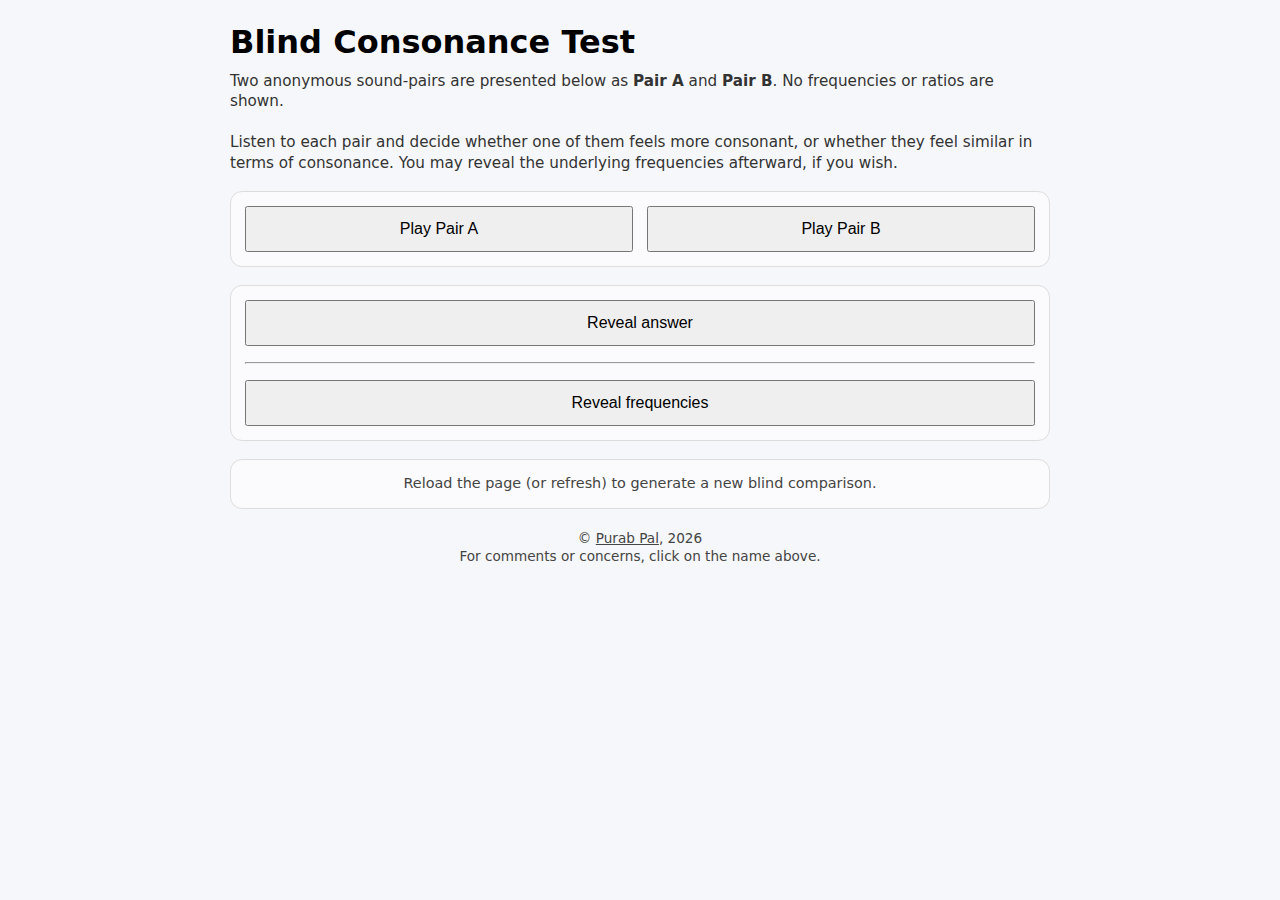
<file: interactive/conso-test.html>
<!doctype html>
<html lang="en">
<head>
  <meta charset="utf-8" />
  <meta name="viewport" content="width=device-width, initial-scale=1" />
  <title>Blind Consonance Test</title>

  <style>
    body {
      font-family: system-ui, -apple-system, Segoe UI, Roboto, Arial, sans-serif;
      margin: 16px;
      line-height: 1.35;
      background-color: #f6f7fa;
    }

    .wrap { max-width: 820px; margin: 0 auto; }
    h1 { margin-bottom: 6px; }

    .desc {
      font-size: 0.95rem;
      color: #333;
      margin-bottom: 18px;
    }

    .panel {
      border: 1px solid #ddd;
      border-radius: 12px;
      padding: 14px;
      margin-bottom: 18px;
      background: rgba(255,255,255,0.55);
    }

    .two {
      display: grid;
      grid-template-columns: 1fr 1fr;
      gap: 14px;
    }

    button {
      padding: 12px;
      font-size: 1rem;
      width: 100%;
      cursor: pointer;
    }

    .center { text-align: center; }

    .small {
      font-size: 0.9rem;
      color: #444;
    }

    .mono {
      font-family: ui-monospace, SFMono-Regular, Menlo, Consolas, monospace;
      font-size: 0.9rem;
      margin-top: 10px;
      display: none;
      text-align: left;
      line-height: 1.4;
    }

    .footer {
      margin-top: 20px;
      font-size: 0.85rem;
      color: #444;
      text-align: center;
    }

    .footer a {
      color: inherit;
      text-decoration: underline;
    }

    @media (max-width: 640px) {
      .two { grid-template-columns: 1fr; }
    }
  </style>
</head>

<body>
<div class="wrap">

  <h1>Blind Consonance Test</h1>

  <div class="desc">
    Two anonymous sound-pairs are presented below as <strong>Pair A</strong> and <strong>Pair B</strong>.
    No frequencies or ratios are shown.
    <br><br>
    Listen to each pair and decide whether one of them feels more consonant, or whether they feel similar in terms of consonance.
    You may reveal the underlying frequencies afterward, if you wish.
  </div>

  <div class="panel two">
    <button id="playA">Play Pair A</button>
    <button id="playB">Play Pair B</button>
  </div>

  <div class="panel center">
    <button id="answerBtn">Reveal answer</button>
    <div class="small" id="answer" style="margin-top:10px; display:none;"></div>

    <hr style="margin:16px 0;">

    <button id="revealBtn">Reveal frequencies</button>
    <div class="mono" id="reveal"></div>
  </div>

  <div class="panel center small">
    Reload the page (or refresh) to generate a new blind comparison.
  </div>

  <div class="footer">
    © <a href="mailto:palpurab@gmail.com">Purab Pal</a>, 2026<br>
    For comments or concerns, click on the name above.
  </div>

</div>

<script>
(() => {
  let audioCtx = null;
  let masterGain = null;

  function ensureAudio() {
    if (!audioCtx) {
      audioCtx = new (window.AudioContext || window.webkitAudioContext)();
      masterGain = audioCtx.createGain();
      masterGain.gain.value = 0.25;
      masterGain.connect(audioCtx.destination);
    }
  }

  function playPair(f1, f2) {
    ensureAudio();
    if (audioCtx.state === "suspended") audioCtx.resume();

    const now = audioCtx.currentTime;
    const dur = 1.6;

    const o1 = audioCtx.createOscillator();
    const o2 = audioCtx.createOscillator();
    const g1 = audioCtx.createGain();
    const g2 = audioCtx.createGain();

    o1.type = "sine";
    o2.type = "sine";

    o1.frequency.value = f1;
    o2.frequency.value = f2;

    g1.gain.setValueAtTime(0, now);
    g2.gain.setValueAtTime(0, now);

    o1.connect(g1); g1.connect(masterGain);
    o2.connect(g2); g2.connect(masterGain);

    o1.start(now);
    o2.start(now);

    // fade in
    g1.gain.linearRampToValueAtTime(0.18, now + 0.05);
    g2.gain.linearRampToValueAtTime(0.18, now + 0.05);

    // fade out
    g1.gain.linearRampToValueAtTime(0, now + dur);
    g2.gain.linearRampToValueAtTime(0, now + dur);

    o1.stop(now + dur + 0.05);
    o2.stop(now + dur + 0.05);
  }

  // --- Blind pair generation ---
  const base = 200 + Math.random() * 200;

  // Small-integer-ish ratios, within one octave (1–2)
  const ratios = [
    16/15, 9/8, 6/5, 5/4, 4/3, 7/5, 3/2, 8/5
  ];

  function randomPair() {
    const r = ratios[Math.floor(Math.random() * ratios.length)];
    return [base, base * r];
  }

  let pairA = randomPair();
  let pairB = randomPair();

  // Ensure not accidentally too similar
  while (Math.abs(pairA[1] - pairB[1]) < 5) {
    pairB = randomPair();
  }

  document.getElementById("playA").onclick = () => playPair(pairA[0], pairA[1]);
  document.getElementById("playB").onclick = () => playPair(pairB[0], pairB[1]);

  // --- "Reveal frequencies" ---
  document.getElementById("revealBtn").onclick = () => {
    const r = document.getElementById("reveal");
    r.style.display = "block";
    r.innerHTML =
      `Pair A: ${pairA[0].toFixed(2)} Hz , ${pairA[1].toFixed(2)} Hz<br>` +
      `Pair B: ${pairB[0].toFixed(2)} Hz , ${pairB[1].toFixed(2)} Hz`;
  };

  // --- Consonance heuristic + "Reveal answer" ---
  // Score = (distance to nearest simple rational) + (small penalty for complexity).
  // This prevents most ties when both are exact rationals.
  function consonanceScore(f1, f2) {
    const r = f2 / f1;
    let best = Infinity;

    const MAX = 16;         // allow a/b up to 16 for the search grid
    const LAMBDA = 0.001;   // complexity weight (small)

    for (let a = 1; a <= MAX; a++) {
      for (let b = 1; b <= MAX; b++) {
        const ratio = a / b;
        const distance = Math.abs(r - ratio);
        const complexity = (a + b);
        const score = distance + LAMBDA * complexity;
        if (score < best) best = score;
      }
    }
    return best;
  }

  document.getElementById("answerBtn").onclick = () => {
    const sA = consonanceScore(pairA[0], pairA[1]);
    const sB = consonanceScore(pairB[0], pairB[1]);

    let verdict;
    if (Math.abs(sA - sB) < 1e-7) {
      verdict = "According to this heuristic, both pairs are equally consonant.";
    } else {
      verdict = "According to this heuristic, " + (sA < sB ? "Pair A" : "Pair B") + " is more consonant.";
    }

    const ans = document.getElementById("answer");
    ans.style.display = "block";
    ans.textContent = verdict;
  };
})();
</script>

</body>
</html>
</file>
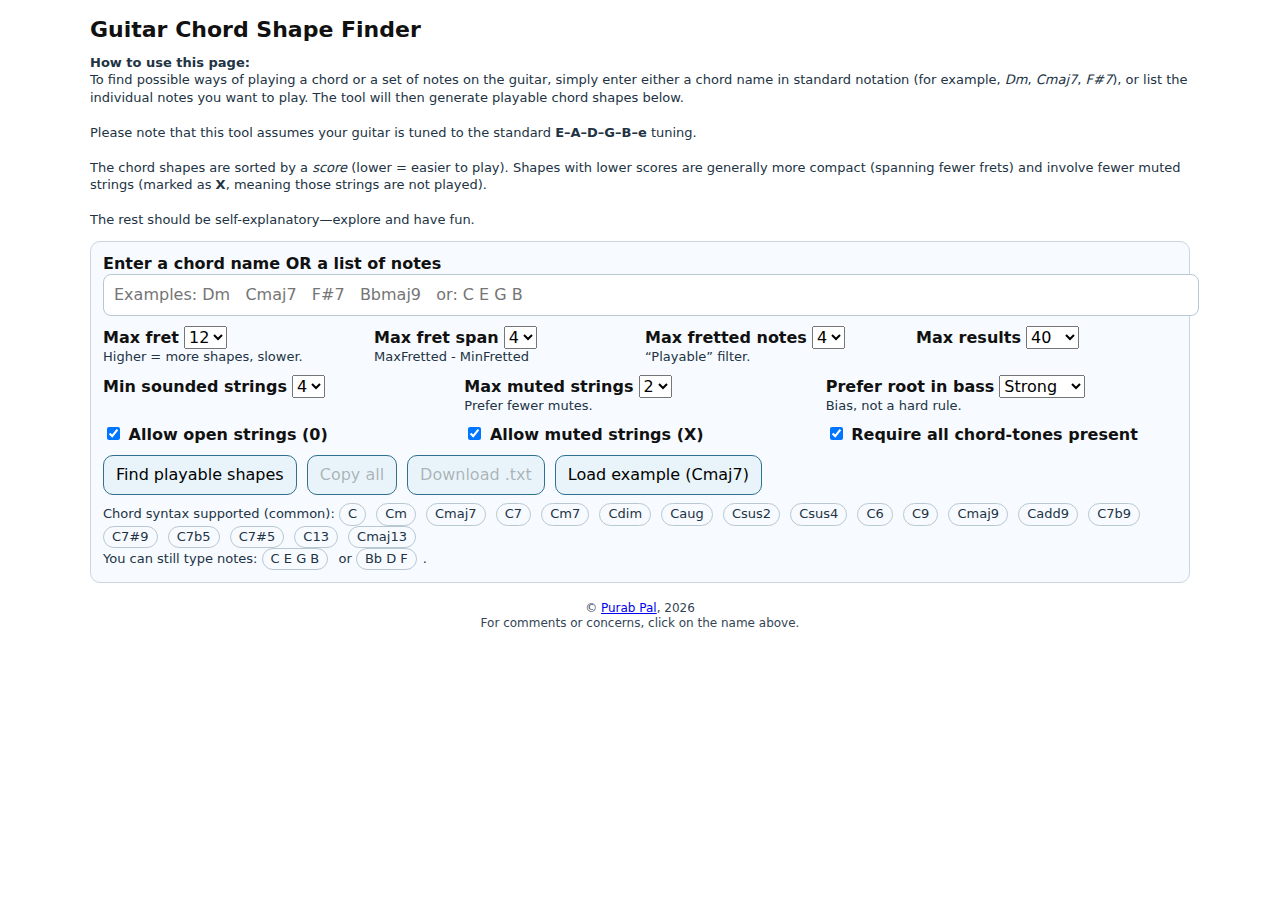
<file: interactive/guitar-chords.html>
<!DOCTYPE html>
<html lang="en">
<head>
  <meta charset="UTF-8" />
  <meta name="viewport" content="width=device-width,initial-scale=1"/>
  <title>Playable Guitar Chord Shape Finder (Standard Tuning)</title>
  <style>
    body { font-family: system-ui,-apple-system,Segoe UI,Roboto,Arial,sans-serif; margin: 16px; line-height: 1.25; color:#111; }
    .wrap { max-width: 1100px; margin: 0 auto; }
    h1 { margin: 0 0 10px 0; font-size: 22px; }
    .panel { border: 1px solid #c9d6df; background: #f7fbff; padding: 12px; border-radius: 10px; }
    label { font-weight: 700; }
    input, select, button { font: inherit; }
    input[type="text"] { width: 100%; padding: 10px; border-radius: 8px; border: 1px solid #b8c8d3; }
    .row { display: grid; grid-template-columns: repeat(4,1fr); gap: 10px; margin-top: 10px; }
    .row2 { display: grid; grid-template-columns: repeat(3,1fr); gap: 10px; margin-top: 10px; }
    .small { font-size: 13px; color: #234; }
    .btns { display: flex; gap: 10px; flex-wrap: wrap; margin-top: 10px; }
    button { padding: 9px 12px; border-radius: 10px; border: 1px solid #2f6f8f; background: #e9f4fa; cursor: pointer; }
    button:hover { filter: brightness(0.98); }
    .results { margin-top: 14px; }
    .meta { margin: 10px 0 6px; font-weight: 700; }
    .card { border: 1px solid #d4dde5; border-radius: 12px; padding: 10px 12px; background:#fff; margin: 10px 0; }
    .cardTop { display:flex; justify-content:space-between; gap:10px; flex-wrap:wrap; align-items: baseline; }
    .mono { font-family: ui-monospace,SFMono-Regular,Menlo,Consolas,"Liberation Mono",monospace; white-space: pre; }
    .pill { display:inline-block; padding:2px 8px; border-radius:999px; border:1px solid #b8c8d3; background:#f7fbff; margin-right:6px; }
    .footer { margin-top: 18px; font-size: 12px; color: #345; text-align: center;}
    .hint { margin-top: 8px; }
    .warn { border:1px solid #f0c36d; background:#fff8e6; }
    .ok { border:1px solid #b9dfc5; background:#f1fff6; }
  </style>
</head>
<body>
<div class="wrap">
  <h1>Guitar Chord Shape Finder</h1>

<p class="howto">
  <strong>How to use this page:</strong><br>
  To find possible ways of playing a chord or a set of notes on the guitar, simply enter either a chord name in standard
  notation (for example, <em>Dm</em>, <em>Cmaj7</em>, <em>F#7</em>), or list the individual notes you want to play. The tool will then
  generate playable chord shapes below.<br><br>

  Please note that this tool assumes your guitar is tuned to the standard <strong>E–A–D–G–B–e</strong> tuning.<br><br>

  The chord shapes are sorted by a <em>score</em> (lower = easier to play). Shapes with lower scores are generally more compact
  (spanning fewer frets) and involve fewer muted strings (marked as <strong>X</strong>, meaning those strings are not played).<br><br>

  The rest should be self-explanatory—explore and have fun.
</p>

<style>
  /* Small-font paragraph styling */
  .howto{
    margin: 6px 0 12px;
    font-size: 13px;
    color: #234;
    line-height: 1.35;
  }
</style>

  <div class="panel">
    <label for="query">Enter a chord name OR a list of notes</label>
    <input id="query" type="text" placeholder="Examples: Dm   Cmaj7   F#7   Bbmaj9   or: C E G B" />

    <div class="row">
      <div>
        <label for="maxFret">Max fret</label>
        <select id="maxFret">
          <option>7</option>
          <option selected>12</option>
          <option>15</option>
          <option>19</option>
        </select>
        <div class="small">Higher = more shapes, slower.</div>
      </div>

      <div>
        <label for="maxSpan">Max fret span</label>
        <select id="maxSpan">
          <option>3</option>
          <option selected>4</option>
          <option>5</option>
          <option>6</option>
        </select>
        <div class="small">MaxFretted - MinFretted</div>
      </div>

      <div>
        <label for="maxFretsPressed">Max fretted notes</label>
        <select id="maxFretsPressed">
          <option>3</option>
          <option selected>4</option>
          <option>5</option>
          <option>6</option>
        </select>
        <div class="small">“Playable” filter.</div>
      </div>

      <div>
        <label for="limit">Max results</label>
        <select id="limit">
          <option selected>40</option>
          <option>100</option>
          <option>200</option>
        </select>
      </div>
    </div>

    <div class="row2">
      <div>
        <label for="minStrings">Min sounded strings</label>
        <select id="minStrings">
          <option>3</option>
          <option selected>4</option>
          <option>5</option>
          <option>6</option>
        </select>
      </div>

      <div>
        <label for="maxMutes">Max muted strings</label>
        <select id="maxMutes">
          <option selected>2</option>
          <option>1</option>
          <option>3</option>
        </select>
        <div class="small">Prefer fewer mutes.</div>
      </div>

      <div>
        <label for="rootBassBias">Prefer root in bass</label>
        <select id="rootBassBias">
          <option value="strong" selected>Strong</option>
          <option value="medium">Medium</option>
          <option value="off">Off</option>
        </select>
        <div class="small">Bias, not a hard rule.</div>
      </div>
    </div>

    <div class="row2">
      <div>
        <label><input id="allowOpen" type="checkbox" checked /> Allow open strings (0)</label>
      </div>
      <div>
        <label><input id="allowMute" type="checkbox" checked /> Allow muted strings (X)</label>
      </div>
      <div>
        <label><input id="requireAll" type="checkbox" checked /> Require all chord-tones present</label>
      </div>
    </div>

    <div class="btns">
      <button id="go">Find playable shapes</button>
      <button id="copyAll" disabled>Copy all</button>
      <button id="download" disabled>Download .txt</button>
      <button id="example">Load example (Cmaj7)</button>
    </div>

    <div class="hint small">
      Chord syntax supported (common): <span class="pill">C</span> <span class="pill">Cm</span> <span class="pill">Cmaj7</span>
      <span class="pill">C7</span> <span class="pill">Cm7</span> <span class="pill">Cdim</span> <span class="pill">Caug</span>
      <span class="pill">Csus2</span> <span class="pill">Csus4</span> <span class="pill">C6</span> <span class="pill">C9</span>
      <span class="pill">Cmaj9</span> <span class="pill">Cadd9</span> <span class="pill">C7b9</span> <span class="pill">C7#9</span>
      <span class="pill">C7b5</span> <span class="pill">C7#5</span> <span class="pill">C13</span> <span class="pill">Cmaj13</span>
      <br/>You can still type notes: <span class="pill">C E G B</span> or <span class="pill">Bb D F</span>.
    </div>
  </div>

  <div class="results" id="results"></div>

<div class="footer">
  © <a href="mailto:palpurab@gmail.com?subject=Regarding%20chord%20shape%20finder">Purab Pal</a>, 2026<br>
  <span class="footer-note">For comments or concerns, click on the name above.</span>
</div>


<script>
(() => {
  // ---------- Pitch class helpers ----------
  const NOTE_TO_PC = {
    "C":0,"B#":0,
    "C#":1,"DB":1,
    "D":2,
    "D#":3,"EB":3,
    "E":4,"FB":4,
    "E#":5,"F":5,
    "F#":6,"GB":6,
    "G":7,
    "G#":8,"AB":8,
    "A":9,
    "A#":10,"BB":10,
    "B":11,"CB":11
  };
  const PC_TO_NAME_SHARP = ["C","C#","D","D#","E","F","F#","G","G#","A","A#","B"];

  function normalizeNoteToken(tok) {
    let t = tok.trim()
      .replace(/♯/g, "#")
      .replace(/♭/g, "b")
      .replace(/[0-9]/g, "")
      .toUpperCase();
    t = t.replace(/([A-G])B$/, "$1B"); // Db -> DB
    return t;
  }

  function parseNotesList(input) {
    const raw = input.split(/[\s,;]+/).filter(Boolean);
    const pcs = [];
    const bad = [];
    for (const r of raw) {
      const t = normalizeNoteToken(r);
      if (!t) continue;
      if (NOTE_TO_PC[t] === undefined) bad.push(r);
      else pcs.push(NOTE_TO_PC[t]);
    }
    return { pcs: [...new Set(pcs)], bad };
  }

  // ---------- Chord name parsing ----------
  // Basic grammar:
  // Root: [A-G] [#|b]?
  // Quality/extensions/modifiers: a compact string like "maj7", "m7b5", "7#9", "sus4", "add9", "dim", "aug", "6", "9", "13"...
  //
  // Returns: {rootPc, pcs:[...], label, warnings:[]}
  function parseChordName(q) {
    const warnings = [];
    const s = q.trim().replace(/\s+/g, "");
    const m = s.match(/^([A-Ga-g])([#b♯♭]?)(.*)$/);
    if (!m) return null;

    const rootLetter = m[1].toUpperCase();
    const acc = (m[2] || "").replace("♯","#").replace("♭","b");
    const rootKey = (rootLetter + acc).replace(/b$/i, "B").toUpperCase(); // Bb->BB, Db->DB
    if (NOTE_TO_PC[rootKey] === undefined) return null;
    const rootPc = NOTE_TO_PC[rootKey];

    let suf = (m[3] || "");
    if (suf === "") suf = ""; // major triad

    // Normalize common aliases
    suf = suf.replace(/min/i, "m");
    suf = suf.replace(/major/i, "maj");
    suf = suf.replace(/minor/i, "m");

    // Detect "mMaj7" style? normalize to "mmaj7"
    suf = suf.replace(/mMaj/i, "mmaj");

    // Utilities
    const addInterval = (set, semis) => set.add((rootPc + semis) % 12);

    // Base triad
    const pcsSet = new Set([rootPc]);
    let triad = "maj"; // default
    // Determine triad from suffix tokens (order matters)
    // dim, aug, sus2, sus4, m, maj (explicit), etc.
    // We'll strip triad tokens from suf as we handle them.
    if (/^dim/.test(suf) || /^o/.test(suf)) {
      triad = "dim";
      suf = suf.replace(/^dim/, "").replace(/^o/, "");
    } else if (/^aug/.test(suf) || /^\+/.test(suf)) {
      triad = "aug";
      suf = suf.replace(/^aug/, "").replace(/^\+/, "");
    } else if (/^sus2/.test(suf)) {
      triad = "sus2";
      suf = suf.replace(/^sus2/, "");
    } else if (/^sus4/.test(suf) || /^sus/.test(suf)) {
      triad = "sus4";
      suf = suf.replace(/^sus4/, "").replace(/^sus/, "");
    } else if (/^m(?!aj)/.test(suf)) {
      triad = "min";
      suf = suf.replace(/^m/, "");
    } else if (/^maj/.test(suf)) {
      triad = "maj";
      suf = suf.replace(/^maj/, "");
    } else if (/^M/.test(suf)) {
      triad = "maj";
      suf = suf.replace(/^M/, "");
    }

    // Add triad tones
    if (triad === "maj") { addInterval(pcsSet, 4); addInterval(pcsSet, 7); }
    if (triad === "min") { addInterval(pcsSet, 3); addInterval(pcsSet, 7); }
    if (triad === "dim") { addInterval(pcsSet, 3); addInterval(pcsSet, 6); }
    if (triad === "aug") { addInterval(pcsSet, 4); addInterval(pcsSet, 8); }
    if (triad === "sus2") { addInterval(pcsSet, 2); addInterval(pcsSet, 7); }
    if (triad === "sus4") { addInterval(pcsSet, 5); addInterval(pcsSet, 7); }

    // Handle "addX"
    const addMatch = suf.match(/add(2|4|6|9|11|13)/);
    if (addMatch) {
      const n = Number(addMatch[1]);
      // Map add9->2, add11->5, add13->9 (compound)
      const semis = (n === 2) ? 2 : (n === 4) ? 5 : (n === 6) ? 9
                  : (n === 9) ? 2 : (n === 11) ? 5 : (n === 13) ? 9 : null;
      if (semis !== null) addInterval(pcsSet, semis);
      suf = suf.replace(addMatch[0], "");
    }

    // Extension numbers: 6,7,9,11,13 (and maj versions if triad wasn't explicit)
    // By convention:
    // - "7" => minor7 (10)
    // - "maj7" handled earlier if it remained in suf; but we stripped "maj" if it led.
    // So: if suffix begins with "maj7" or "maj9" etc (after triad stripping) we handle:
    if (/^maj(7|9|11|13)/.test(suf)) {
      const n = Number(suf.match(/^maj(7|9|11|13)/)[1]);
      addInterval(pcsSet, 11); // maj7
      if (n >= 9) addInterval(pcsSet, 2); // 9
      if (n >= 11) addInterval(pcsSet, 5); // 11
      if (n >= 13) addInterval(pcsSet, 9); // 13
      suf = suf.replace(/^maj(7|9|11|13)/, "");
    } else {
      const ext = suf.match(/^(6|7|9|11|13)/);
      if (ext) {
        const n = Number(ext[1]);
        if (n === 6) addInterval(pcsSet, 9);
        if (n >= 7) addInterval(pcsSet, 10); // b7
        if (n >= 9) addInterval(pcsSet, 2);
        if (n >= 11) addInterval(pcsSet, 5);
        if (n >= 13) addInterval(pcsSet, 9);
        suf = suf.replace(/^(6|7|9|11|13)/, "");
      }
    }

    // Half-diminished "m7b5" pattern (common). If user typed that, triad was min, ext added b7, and we should flatten 5th.
    // We'll process alterations generally: b5/#5/b9/#9/b11/#11/b13/#13
    const altRE = /(b|#)(5|9|11|13)/g;
    let alt;
    while ((alt = altRE.exec(suf)) !== null) {
      const sign = alt[1];
      const deg = Number(alt[2]);
      const baseSemi = (deg === 5) ? 7 : (deg === 9) ? 2 : (deg === 11) ? 5 : (deg === 13) ? 9 : null;
      if (baseSemi === null) continue;
      const semis = sign === "b" ? (baseSemi - 1) : (baseSemi + 1);
      // Remove unaltered degree if already present
      pcsSet.delete((rootPc + baseSemi) % 12);
      addInterval(pcsSet, (semis + 12) % 12);
    }
    suf = suf.replace(altRE, "");

    // "mmaj7" (minor triad + maj7)
    if (/^mmaj7/.test(suf)) {
      // if triad wasn't min already, add min 3rd
      pcsSet.delete((rootPc + 4) % 12);
      addInterval(pcsSet, 3);
      addInterval(pcsSet, 11);
      suf = suf.replace(/^mmaj7/, "");
    }

    // If anything left that we don't understand, warn but still proceed.
    if (suf.length) warnings.push(`Unparsed suffix part: "${suf}"`);

    return {
      rootPc,
      pcs: [...pcsSet],
      label: q.trim(),
      warnings
    };
  }

  function parseQuery(query) {
    // Decide: chord name vs notes list
    // If it contains a space/comma/semicolon, treat as notes list.
    // Else try chord parsing first; fallback to note parsing.
    const q = query.trim();
    if (!q) return { error: "Please enter a chord name or notes." };

    const isNoteList = /[,\s;]/.test(q);
    if (isNoteList) {
      const { pcs, bad } = parseNotesList(q);
      if (bad.length) return { error: `Could not parse: ${bad.join(", ")}` };
      if (!pcs.length) return { error: "No valid notes found." };
      return { mode: "notes", pcs, rootPc: null, label: pcs.map(pc=>PC_TO_NAME_SHARP[pc]).join(" ") };
    }

    const chord = parseChordName(q);
    if (chord) return { mode: "chord", pcs: chord.pcs, rootPc: chord.rootPc, label: chord.label, warnings: chord.warnings };

    // fallback: single note?
    const { pcs, bad } = parseNotesList(q);
    if (bad.length) return { error: `Could not parse: ${bad.join(", ")}` };
    if (!pcs.length) return { error: "No valid chord/notes found." };
    return { mode: "notes", pcs, rootPc: null, label: pcs.map(pc=>PC_TO_NAME_SHARP[pc]).join(" ") };
  }

  // ---------- Guitar setup ----------
  // Standard tuning from low to high (string 6 to 1): E A D G B E
  const TUNING_PC = [4, 9, 2, 7, 11, 4];
  const TAB_NAMES = ["e", "B", "G", "D", "A", "E"]; // top to bottom in tab

  const fretToPc = (openPc, fret) => (openPc + fret) % 12;

  // ---------- "Playable" heuristics ----------
  function analyzeShape(shape) {
    // shape: array length 6 for strings 6..1
    const fretted = shape.filter(x => x.fret > 0).map(x => x.fret);
    const muted = shape.filter(x => x.fret === -1).length;
    const sounded = shape.filter(x => x.fret >= 0).length;

    const minF = fretted.length ? Math.min(...fretted) : 0;
    const maxF = fretted.length ? Math.max(...fretted) : 0;
    const span = fretted.length ? (maxF - minF) : 0;

    // Barre detection (simple): if >=2 strings use the same fret (>=1), count it as a barre candidate.
    const freq = new Map();
    for (const f of fretted) freq.set(f, (freq.get(f) || 0) + 1);
    let bestBarreFret = null, bestBarreCount = 0;
    for (const [f,c] of freq.entries()) {
      if (c >= 2 && c > bestBarreCount) { bestBarreCount = c; bestBarreFret = f; }
    }
    const barre = bestBarreCount >= 2 ? { fret: bestBarreFret, strings: bestBarreCount } : null;

    // Fret stretch heuristic:
    // - Penalize having both very low and very high frets without barre
    // - Penalize isolated "high finger" far from cluster
    let stretchPenalty = 0;
    if (fretted.length) {
      // cluster around median
      const sorted = [...fretted].sort((a,b)=>a-b);
      const mid = sorted[Math.floor(sorted.length/2)];
      for (const f of fretted) stretchPenalty += Math.max(0, Math.abs(f - mid) - 2);
      if (!barre && span >= 5) stretchPenalty += 4;
    }

    // Left-hand complexity:
    // If many distinct frets and no barre -> harder
    const distinctFrets = new Set(fretted).size;
    let complexity = distinctFrets;
    if (barre) complexity = Math.max(1, distinctFrets - 1);

    return { muted, sounded, minF, maxF, span, barre, stretchPenalty, complexity };
  }

  // Prefer common voicings:
  // - root in bass (lowest sounded string)
  // - fewer mutes
  // - more strings sounded (up to 6)
  // - lower positions, smaller spans
  // - fewer distinct frets (or barre-friendly)
  function scoreShape(shape, targetSet, rootPc, bias) {
    const a = analyzeShape(shape);

    // Determine bass note pc
    let bassPc = null;
    for (let s = 0; s < 6; s++) { // string 6 to 1
      if (shape[s].fret >= 0) { bassPc = shape[s].pc; break; }
    }

    let rootBonus = 0;
    if (rootPc !== null && bassPc !== null && bassPc === rootPc) {
      rootBonus = (bias === "strong") ? 10 : (bias === "medium") ? 6 : 0;
    }

    // Missing tones penalty if requireAll is off (we still prefer more chord tones)
    const pcsHere = new Set();
    for (const x of shape) if (x.pc !== null) pcsHere.add(x.pc);
    let missing = 0;
    for (const pc of targetSet) if (!pcsHere.has(pc)) missing++;
    const missingPenalty = missing * 10; // strong preference

    // Penalize extra "duplication" slightly (not too strong)
    const duplicates = shape.filter(x => x.pc !== null).length - pcsHere.size;
    const dupPenalty = Math.max(0, duplicates - 1);

    // Lower is better score
    const positionPenalty = a.maxF * 2 + a.span * 3;
    const mutePenalty = a.muted * 4;
    const soundBonus = (6 - a.sounded) * 2; // fewer strings sounded -> worse
    const barreBonus = a.barre ? -3 * Math.min(3, a.barre.strings - 1) : 0; // small bonus
    const complexityPenalty = a.complexity * 2 + a.stretchPenalty * 3 + dupPenalty;

    return (
      positionPenalty +
      mutePenalty +
      soundBonus +
      complexityPenalty +
      missingPenalty -
      rootBonus +
      barreBonus
    );
  }

  // ---------- Search ----------
  function findPlayableShapes(targetPCs, opts) {
    const targetSet = new Set(targetPCs);

    // Candidates per string (6..1)
    const candidates = [];
    for (let s = 0; s < 6; s++) {
      const openPc = TUNING_PC[s];
      const arr = [];
      if (opts.allowMute) arr.push({ fret: -1, pc: null, label: "X" });

      if (opts.allowOpen) {
        const pc0 = fretToPc(openPc, 0);
        if (targetSet.has(pc0)) arr.push({ fret: 0, pc: pc0, label: "0" });
      }

      for (let f = 1; f <= opts.maxFret; f++) {
        const pc = fretToPc(openPc, f);
        if (targetSet.has(pc)) arr.push({ fret: f, pc, label: String(f) });
      }
      candidates.push(arr);
    }

    const results = [];
    const chosen = new Array(6);

    function partialPrune(i) {
      // Prune by span and max fretted notes early.
      const partial = chosen.slice(0, i + 1).filter(Boolean);
      const fretted = partial.filter(x => x.fret > 0).map(x => x.fret);
      if (fretted.length > opts.maxFretsPressed) return true;

      if (fretted.length) {
        const span = Math.max(...fretted) - Math.min(...fretted);
        if (span > opts.maxSpan) return true;
      }

      // Prune if too many mutes already
      const mutes = partial.filter(x => x.fret === -1).length;
      if (mutes > opts.maxMutes) return true;

      return false;
    }

    function dfs(i) {
      if (results.length >= opts.limit * 6) return; // oversample then sort
      if (i === 6) {
        const shape = chosen.slice();

        const mutes = shape.filter(x => x.fret === -1).length;
        const sounded = shape.filter(x => x.fret >= 0).length;
        const frettedCount = shape.filter(x => x.fret > 0).length;

        if (mutes > opts.maxMutes) return;
        if (sounded < opts.minStrings) return;
        if (frettedCount > opts.maxFretsPressed) return;

        // Require all chord tones?
        const pcsHere = new Set();
        for (const x of shape) if (x.pc !== null) pcsHere.add(x.pc);

        if (opts.requireAll) {
          for (const pc of targetSet) if (!pcsHere.has(pc)) return;
        } else {
          // still must have at least two chord tones for "shape"
          if (pcsHere.size < Math.min(2, targetSet.size)) return;
        }

        // Avoid huge stretch beyond span rule via extra heuristic:
        const a = analyzeShape(shape);
        if (a.stretchPenalty >= 6) return; // "avoid huge stretches"
        // If very high up (say > 15) with many mutes, likely unhelpful
        if (a.maxF >= 15 && mutes >= 3) return;

        results.push(shape);
        return;
      }

      for (const c of candidates[i]) {
        chosen[i] = c;
        if (partialPrune(i)) continue;
        dfs(i + 1);
      }
    }

    dfs(0);

    // Score, sort, and dedupe
    const scored = results.map(shape => ({
      shape,
      score: scoreShape(shape, targetSet, opts.rootPc, opts.rootBassBias),
      analysis: analyzeShape(shape)
    }));

    scored.sort((a,b) => a.score - b.score);

    const seen = new Set();
    const final = [];
    for (const s of scored) {
      const key = s.shape.map(x => x.label).join("-");
      if (seen.has(key)) continue;
      seen.add(key);
      final.push(s);
      if (final.length >= opts.limit) break;
    }
    return final;
  }

  // ---------- Rendering ----------
  function shapeToTab(shape) {
    // shape indexed 6..1. Render tab top->bottom e B G D A E
    const labels = shape.map(x => x.label);       // 6..1
    const notes  = shape.map(x => x.pc === null ? "—" : PC_TO_NAME_SHARP[x.pc]);

    const revLabels = [...labels].reverse(); // 1..6 for tab
    const revNotes  = [...notes].reverse();

    const lines = [];
    for (let i = 0; i < 6; i++) {
      const lab = revLabels[i];
      lines.push(`${TAB_NAMES[i]}|--${lab}--|   ${revNotes[i]}`);
    }

    return { chordText: labels.join(" "), tab: lines.join("\n") };
  }

  function renderResults(parsed, res, opts) {
    const out = document.getElementById("results");
    out.innerHTML = "";

    const notePills = parsed.pcs.map(pc => `<span class="pill">${PC_TO_NAME_SHARP[pc]}</span>`).join("");
    const meta = document.createElement("div");
    meta.className = "meta";
    meta.innerHTML = `Input: <span class="pill">${escapeHtml(parsed.label)}</span> &nbsp;|&nbsp; Target tones: ${notePills} &nbsp;|&nbsp; Found ${res.length} playable shape(s)`;
    out.appendChild(meta);

    if (parsed.warnings && parsed.warnings.length) {
      const w = document.createElement("div");
      w.className = "card warn";
      w.innerHTML = `<strong>Note:</strong> ${parsed.warnings.map(escapeHtml).join(" • ")}`;
      out.appendChild(w);
    }

    const allTextLines = [];
    res.forEach((item, idx) => {
      const { shape, score, analysis } = item;
      const { chordText, tab } = shapeToTab(shape);

      const pcsHere = new Set();
      for (const x of shape) if (x.pc !== null) pcsHere.add(x.pc);

      const aPills = [];
      if (analysis.barre) aPills.push(`<span class="pill">barre ~ fret ${analysis.barre.fret} (${analysis.barre.strings} strings)</span>`);
      aPills.push(`<span class="pill">span ${analysis.span}</span>`);
      aPills.push(`<span class="pill">mutes ${analysis.muted}</span>`);
      aPills.push(`<span class="pill">fretted ${shape.filter(x=>x.fret>0).length}</span>`);

      const card = document.createElement("div");
      card.className = "card";

      const top = document.createElement("div");
      top.className = "cardTop";
      top.innerHTML = `
        <div>
          <strong>#${idx + 1}</strong>
          <span class="pill">${chordText}</span>
          ${aPills.join(" ")}
        </div>
        <div class="small">Notes used: ${[...pcsHere].map(pc => PC_TO_NAME_SHARP[pc]).join(", ")} &nbsp;|&nbsp; score: ${score.toFixed(1)}</div>
      `;

      const pre = document.createElement("div");
      pre.className = "mono";
      pre.textContent = tab;

      const btnRow = document.createElement("div");
      btnRow.className = "btns";
      const b = document.createElement("button");
      b.textContent = "Copy this shape";
      b.addEventListener("click", async () => {
        const txt = `Input: ${parsed.label}\nShape (6→1): ${chordText}\n${tab}\n`;
        await navigator.clipboard.writeText(txt);
        b.textContent = "Copied!";
        setTimeout(() => (b.textContent = "Copy this shape"), 800);
      });
      btnRow.appendChild(b);

      card.appendChild(top);
      card.appendChild(pre);
      card.appendChild(btnRow);
      out.appendChild(card);

      allTextLines.push(`## ${idx + 1}\nInput: ${parsed.label}\nShape (6→1): ${chordText}\n${tab}\n`);
    });

    window.__ALL_RESULTS_TEXT__ =
      `Playable Guitar Chord Shape Finder (Standard Tuning)\nInput: ${parsed.label}\nTarget: ${parsed.pcs.map(pc => PC_TO_NAME_SHARP[pc]).join(" ")}\n\n` +
      allTextLines.join("\n");

    document.getElementById("copyAll").disabled = res.length === 0;
    document.getElementById("download").disabled = res.length === 0;

    if (res.length === 0) {
      const none = document.createElement("div");
      none.className = "card";
      none.innerHTML = `<strong>No playable shapes found</strong><br/>
        <span class="small">Try increasing max fret/span, allowing open strings, raising max fretted notes, or allowing more mutes.</span>`;
      out.appendChild(none);
    }
  }

  function escapeHtml(s) {
    return String(s).replace(/[&<>"']/g, c => ({ "&":"&amp;","<":"&lt;",">":"&gt;",'"':"&quot;","'":"&#39;" }[c]));
  }

  // ---------- UI ----------
  const $ = (id) => document.getElementById(id);

  function run() {
    const parsed = parseQuery($("query").value);
    const out = $("results");
    out.innerHTML = "";

    if (parsed.error) {
      out.innerHTML = `<div class="card warn"><strong>${escapeHtml(parsed.error)}</strong></div>`;
      return;
    }

    const opts = {
      maxFret: Number($("maxFret").value),
      maxSpan: Number($("maxSpan").value),
      maxFretsPressed: Number($("maxFretsPressed").value),
      limit: Number($("limit").value),
      minStrings: Number($("minStrings").value),
      maxMutes: Number($("maxMutes").value),
      rootBassBias: $("rootBassBias").value,
      allowOpen: $("allowOpen").checked,
      allowMute: $("allowMute").checked,
      requireAll: $("requireAll").checked,
      rootPc: parsed.rootPc
    };

    const res = findPlayableShapes(parsed.pcs, opts);
    renderResults(parsed, res, opts);
  }

  $("go").addEventListener("click", run);
  $("example").addEventListener("click", () => { $("query").value = "Cmaj7"; run(); });

  $("copyAll").addEventListener("click", async () => {
    await navigator.clipboard.writeText(window.__ALL_RESULTS_TEXT__ || "");
    $("copyAll").textContent = "Copied!";
    setTimeout(() => ($("copyAll").textContent = "Copy all"), 900);
  });

  $("download").addEventListener("click", () => {
    const text = window.__ALL_RESULTS_TEXT__ || "";
    const blob = new Blob([text], { type: "text/plain;charset=utf-8" });
    const url = URL.createObjectURL(blob);
    const a = document.createElement("a");
    a.href = url;
    a.download = "playable-guitar-chord-shapes.txt";
    document.body.appendChild(a);
    a.click();
    a.remove();
    URL.revokeObjectURL(url);
  });
})();
</script>
</body>
</html>
</file>
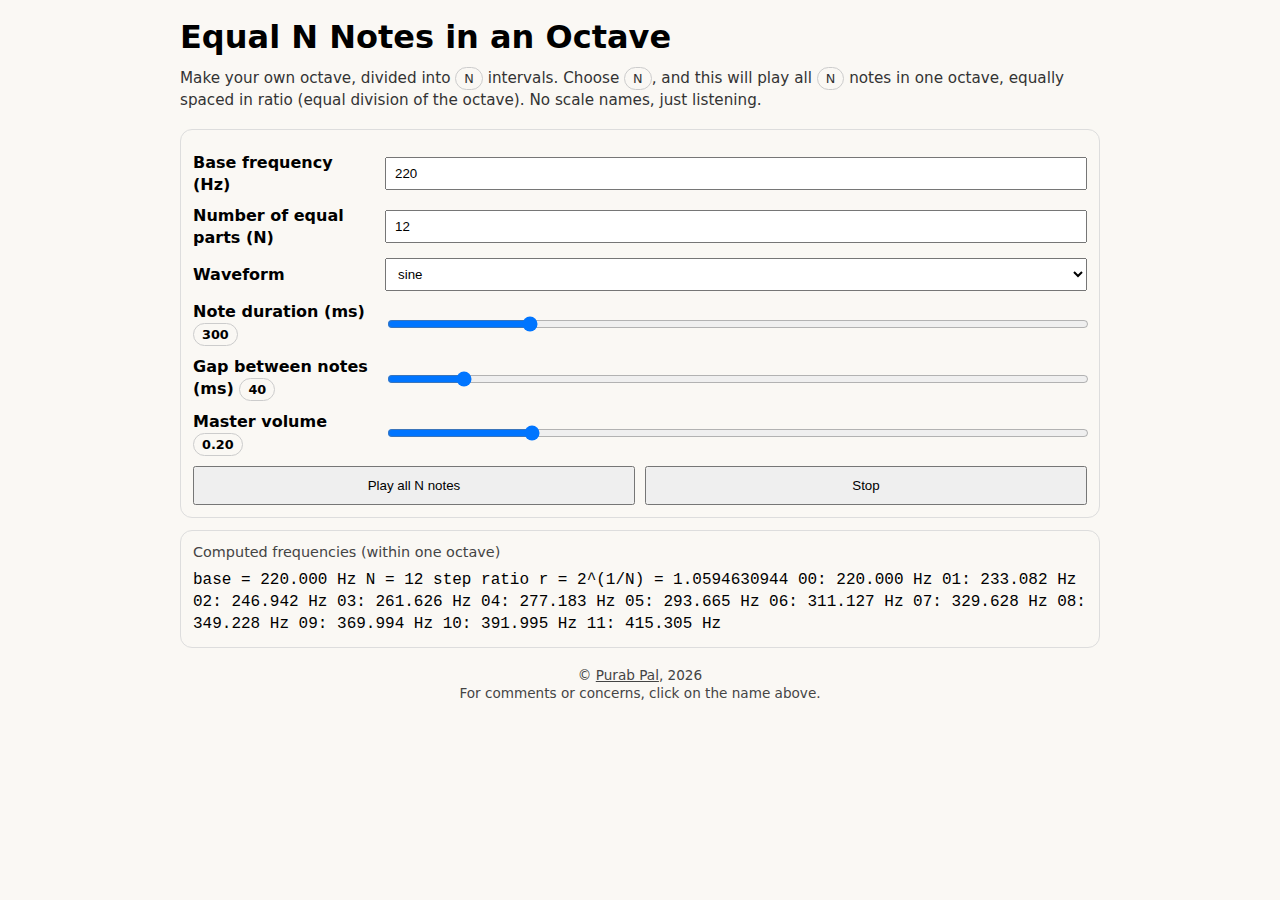
<file: interactive/octave.html>
<!doctype html>
<html lang="en">
<head>
  <meta charset="utf-8" />
  <meta name="viewport" content="width=device-width, initial-scale=1" />
  <title>Equal N Notes in an Octave</title>

  <style>
    body { font-family: system-ui, -apple-system, Segoe UI, Roboto, Arial, sans-serif; margin: 16px; line-height: 1.35; background-color: #faf8f4; }
    .wrap { max-width: 920px; margin: 0 auto; }
    h1 { margin: 0 0 8px; }
    .desc { font-size: 0.95rem; color:#333; margin: 0 0 18px; }
    .panel { border: 1px solid #ddd; border-radius: 12px; padding: 12px; margin: 12px 0; }
    .row { display: grid; grid-template-columns: 180px 1fr; gap: 12px; align-items: center; margin: 10px 0; }
    label { font-weight: 700; }
    input[type="number"], select { width: 100%; padding: 7px 8px; box-sizing: border-box; }
    input[type="range"] { width: 100%; }
    .two { display: grid; grid-template-columns: 1fr 1fr; gap: 10px; margin-top: 10px; }
    button { padding: 10px 10px; width: 100%; }
    .small { font-size: 0.9rem; color:#444; }
    .pill { display:inline-block; padding:2px 8px; border:1px solid #ccc; border-radius:999px; font-size:0.8rem; }
    .mono { font-family: ui-monospace, SFMono-Regular, Menlo, Monaco, Consolas, "Liberation Mono", "Courier New", monospace; }
    .footer { margin-top: 18px; font-size: 0.85rem; color:#444; text-align:center; }
    .footer a { color: inherit; text-decoration: underline; }
    @media (max-width: 720px) {
      .row { grid-template-columns: 1fr; }
    }
  </style>
</head>

<body>
<div class="wrap">
  <h1>Equal N Notes in an Octave</h1>
  <p class="desc">
  Make your own octave, divided into <span class="pill">N</span> intervals.
    Choose <span class="pill">N</span>, and this will play all <span class="pill">N</span> notes in one octave,
    equally spaced in ratio (equal division of the octave). No scale names, just listening.
  </p>

  <div class="panel">
    <div class="row">
      <label for="baseHz">Base frequency (Hz)</label>
      <input id="baseHz" type="number" min="20" max="20000" step="0.1" value="220" />
    </div>

    <div class="row">
      <label for="N">Number of equal parts (N)</label>
      <input id="N" type="number" min="2" max="96" step="1" value="12" />
    </div>

    <div class="row">
      <label for="waveform">Waveform</label>
      <select id="waveform">
        <option value="sine">sine</option>
        <option value="triangle">triangle</option>
        <option value="square">square</option>
        <option value="sawtooth">sawtooth</option>
      </select>
    </div>

    <div class="row">
      <label for="noteDur">Note duration (ms) <span class="pill" id="durLabel">300</span></label>
      <input id="noteDur" type="range" min="80" max="1200" step="10" value="300" />
    </div>

    <div class="row">
      <label for="gapDur">Gap between notes (ms) <span class="pill" id="gapLabel">40</span></label>
      <input id="gapDur" type="range" min="0" max="400" step="10" value="40" />
    </div>

    <div class="row">
      <label for="masterVol">Master volume <span class="pill" id="mLabel">0.20</span></label>
      <input id="masterVol" type="range" min="0" max="1" step="0.01" value="0.20" />
    </div>

    <div class="two">
      <button id="playBtn">Play all N notes</button>
      <button id="stopBtn">Stop</button>
    </div>
  </div>

  <div class="panel">
    <div class="small">Computed frequencies (within one octave)</div>
    <div class="mono" id="readout" style="margin-top:8px;"></div>
  </div>

  <div class="footer">
    © <a href="mailto:palpurab@gmail.com">Purab Pal</a>, 2026<br>
    For comments or concerns, click on the name above.
  </div>
</div>

<script>
(() => {
  let audioCtx = null;
  let masterGain = null;

  const baseHzEl  = document.getElementById("baseHz");
  const NEl       = document.getElementById("N");
  const waveformEl= document.getElementById("waveform");
  const noteDurEl = document.getElementById("noteDur");
  const gapDurEl  = document.getElementById("gapDur");
  const masterVolEl = document.getElementById("masterVol");

  const durLabel  = document.getElementById("durLabel");
  const gapLabel  = document.getElementById("gapLabel");
  const mLabel    = document.getElementById("mLabel");

  const playBtn   = document.getElementById("playBtn");
  const stopBtn   = document.getElementById("stopBtn");
  const readout   = document.getElementById("readout");

  // Keep track of currently scheduled oscillators so Stop can cancel them.
  let activeNodes = [];
  let playing = false;

  function ensureAudio() {
    if (!audioCtx) {
      audioCtx = new (window.AudioContext || window.webkitAudioContext)();
      masterGain = audioCtx.createGain();
      masterGain.gain.value = parseFloat(masterVolEl.value);
      masterGain.connect(audioCtx.destination);
    }
  }

  function clampFreq(x) {
    if (!Number.isFinite(x)) return 220;
    return Math.min(20000, Math.max(20, x));
  }
  function clampN(x) {
    if (!Number.isFinite(x)) return 12;
    return Math.min(96, Math.max(2, Math.round(x)));
  }

  function computeFrequencies() {
    const base = clampFreq(parseFloat(baseHzEl.value));
    const N = clampN(parseFloat(NEl.value));
    NEl.value = N;

    const r = Math.pow(2, 1 / N);
    const freqs = [];
    for (let i = 0; i < N; i++) {
      freqs.push(base * Math.pow(r, i));
    }
    return { base, N, r, freqs };
  }

  function updateReadout() {
    const { base, N, r, freqs } = computeFrequencies();
    const lines = [];
    lines.push(`base = ${base.toFixed(3)} Hz`);
    lines.push(`N = ${N}`);
    lines.push(`step ratio r = 2^(1/N) = ${r.toFixed(10)}`);
    lines.push("");
    freqs.forEach((f, i) => {
      lines.push(`${String(i).padStart(2,"0")}: ${f.toFixed(3)} Hz`);
    });
    readout.textContent = lines.join("\n");
  }

  function fade(param, value, t = 0.01) {
    const now = audioCtx.currentTime;
    param.cancelScheduledValues(now);
    param.setValueAtTime(param.value, now);
    param.linearRampToValueAtTime(value, now + t);
  }

  function stopAll() {
    if (!audioCtx) return;
    playing = false;

    // Fade out quickly and stop everything we created.
    const tNow = audioCtx.currentTime;
    for (const node of activeNodes) {
      try { node.gain.gain.cancelScheduledValues(tNow); } catch {}
      try { node.gain.gain.setValueAtTime(node.gain.gain.value, tNow); } catch {}
      try { node.gain.gain.linearRampToValueAtTime(0, tNow + 0.03); } catch {}
      try { node.osc.stop(tNow + 0.05); } catch {}
      try { node.osc.disconnect(); } catch {}
      try { node.gain.disconnect(); } catch {}
    }
    activeNodes = [];
  }

  function playAllN() {
    ensureAudio();
    if (audioCtx.state === "suspended") audioCtx.resume();

    stopAll(); // stop anything already playing

    const { freqs } = computeFrequencies();
    const waveform = waveformEl.value;

    const noteMs = parseInt(noteDurEl.value, 10);
    const gapMs  = parseInt(gapDurEl.value, 10);

    const noteSec = noteMs / 1000;
    const gapSec  = gapMs / 1000;
    const stepSec = noteSec + gapSec;

    const t0 = audioCtx.currentTime + 0.03; // small safety offset
    const perNoteVol = 0.25; // internal; master slider is the main loudness

    playing = true;

    freqs.forEach((f, i) => {
      const startTime = t0 + i * stepSec;
      const stopTime  = startTime + noteSec;

      const osc = audioCtx.createOscillator();
      const gain = audioCtx.createGain();

      osc.type = waveform;
      osc.frequency.setValueAtTime(f, startTime);

      // Gentle fade in/out to avoid clicks
      gain.gain.setValueAtTime(0.0, startTime);
      gain.gain.linearRampToValueAtTime(perNoteVol, startTime + 0.01);
      gain.gain.setValueAtTime(perNoteVol, Math.max(startTime + 0.02, stopTime - 0.03));
      gain.gain.linearRampToValueAtTime(0.0, stopTime);

      osc.connect(gain);
      gain.connect(masterGain);

      osc.start(startTime);
      osc.stop(stopTime);

      activeNodes.push({ osc, gain });
    });

    // Cleanup after the run finishes
    const totalSec = freqs.length * stepSec + 0.2;
    setTimeout(() => {
      // If user pressed Stop, activeNodes is already cleared.
      activeNodes = activeNodes.filter(n => {
        // best-effort cleanup; nodes that already ended may throw on disconnect
        try { n.osc.disconnect(); } catch {}
        try { n.gain.disconnect(); } catch {}
        return false;
      });
      playing = false;
    }, Math.ceil(totalSec * 1000));
  }

  // UI wiring
  baseHzEl.addEventListener("input", updateReadout);
  NEl.addEventListener("input", updateReadout);

  waveformEl.addEventListener("change", () => {
    updateReadout();
  });

  noteDurEl.addEventListener("input", () => {
    durLabel.textContent = noteDurEl.value;
  });

  gapDurEl.addEventListener("input", () => {
    gapLabel.textContent = gapDurEl.value;
  });

  masterVolEl.addEventListener("input", () => {
    const v = parseFloat(masterVolEl.value);
    mLabel.textContent = v.toFixed(2);
    if (masterGain && audioCtx) fade(masterGain.gain, v, 0.02);
  });

  playBtn.addEventListener("click", playAllN);
  stopBtn.addEventListener("click", () => { stopAll(); });

  // Init
  durLabel.textContent = noteDurEl.value;
  gapLabel.textContent = gapDurEl.value;
  mLabel.textContent = parseFloat(masterVolEl.value).toFixed(2);
  updateReadout();
})();
</script>
</body>
</html>
</file>
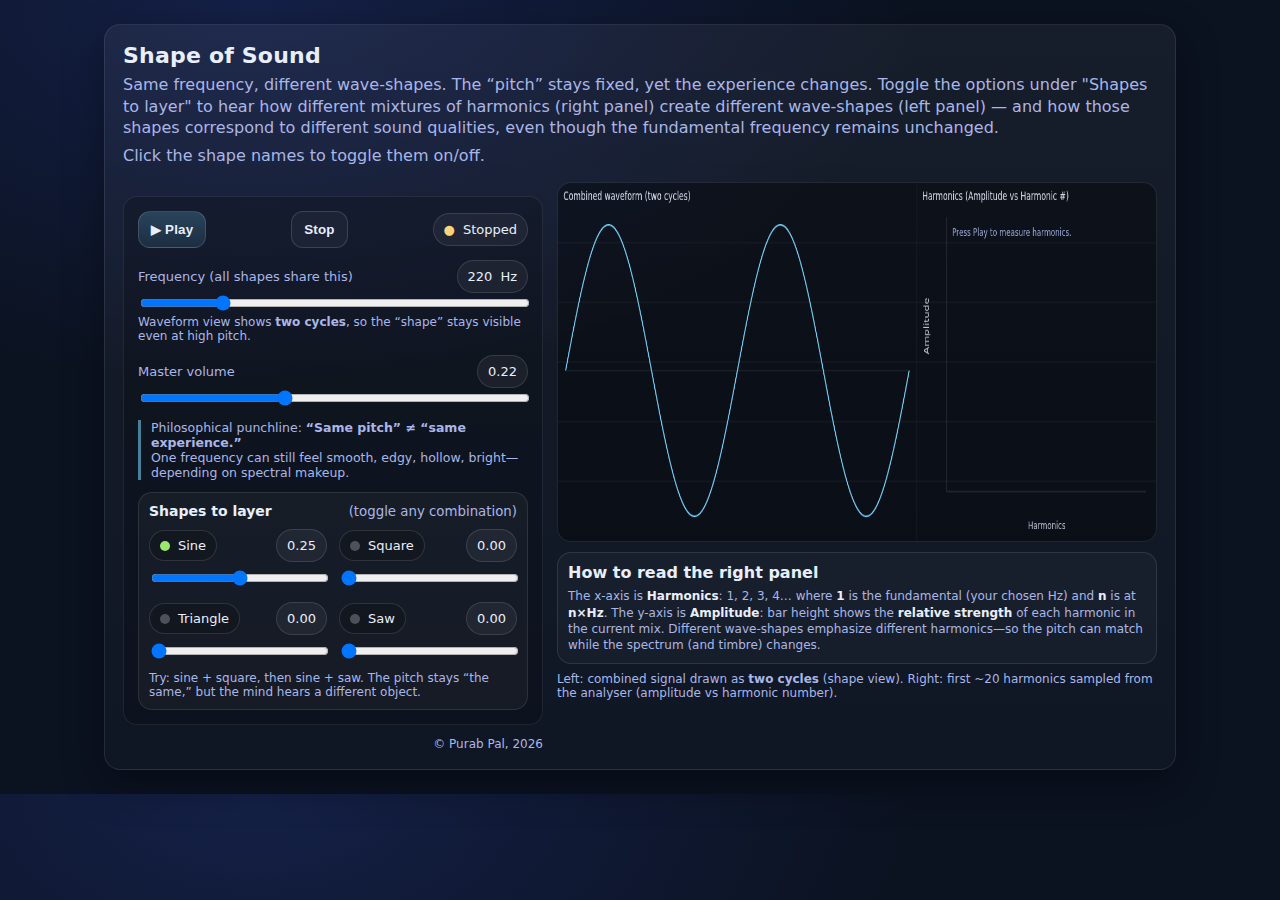
<file: interactive/pitch-shape.html>
<!doctype html>
<html lang="en">
<head>
  <meta charset="utf-8" />
  <meta name="viewport" content="width=device-width,initial-scale=1" />
  <title>Shape of Sound</title>
  <style>
    :root{
      --bg:#0b1220; --card:#111a2e; --ink:#e9eefc; --muted:#aab6e8;
      --accent:#78d7ff; --accent2:#a7ff78; --warn:#ffd37a;
    }
    *{box-sizing:border-box}
    body{
      margin:0; font-family:system-ui,-apple-system,Segoe UI,Roboto,Helvetica,Arial,sans-serif;
      background: radial-gradient(1200px 700px at 20% 0%, #142047 0%, var(--bg) 55%);
      color:var(--ink);
    }
    .wrap{max-width:1100px;margin:24px auto;padding:0 14px}
    .card{
      background:linear-gradient(180deg,rgba(255,255,255,.05),rgba(255,255,255,.02));
      border:1px solid rgba(255,255,255,.09);
      border-radius:16px;
      padding:18px;
      box-shadow:0 14px 40px rgba(0,0,0,.35);
    }
    h1{margin:0 0 6px;font-size:22px;letter-spacing:.2px}
    p{margin:6px 0 0;color:var(--muted);line-height:1.35}
    .grid{display:grid;gap:14px;grid-template-columns: 1fr}
    @media (min-width:980px){ .grid{grid-template-columns: 420px 1fr} }

    .controls{
      display:grid; gap:12px; margin-top:14px;
      background:rgba(0,0,0,.18);
      border:1px solid rgba(255,255,255,.08);
      border-radius:14px; padding:14px;
    }
    .row{display:flex;gap:10px;align-items:center;flex-wrap:wrap;justify-content:space-between}
    label{font-size:13px;color:var(--muted)}
    input[type="range"]{width:100%}
    .pill{
      display:inline-flex; align-items:center; gap:8px;
      padding:8px 10px; border-radius:999px;
      border:1px solid rgba(255,255,255,.12);
      background:rgba(255,255,255,.05);
      font-size:13px; color:var(--ink);
      white-space:nowrap;
    }
    .btn{
      cursor:pointer; user-select:none;
      border:1px solid rgba(255,255,255,.14);
      background:linear-gradient(180deg,rgba(120,215,255,.22),rgba(120,215,255,.10));
      color:var(--ink);
      padding:10px 12px; border-radius:12px;
      font-weight:700; letter-spacing:.2px;
      transition:transform .05s ease, filter .15s ease;
    }
    .btn:active{transform:translateY(1px)}
    .btn.ghost{background:rgba(255,255,255,.04)}
    .tiny{font-size:12px;color:var(--muted)}
    .note{
      font-size:12.5px; color:var(--muted);
      border-left:3px solid rgba(120,215,255,.55);
      padding-left:10px; margin-top:10px;
    }
    .warn{color:var(--warn)}
    .waves{
      display:grid; gap:12px; margin-top:10px;
      grid-template-columns: 1fr 1fr;
    }
    .tile{
      border:1px solid rgba(255,255,255,.10);
      background:rgba(255,255,255,.04);
      border-radius:14px;
      padding:10px;
    }
    .tileHead{display:flex;align-items:center;justify-content:space-between;gap:8px}
    .tileHead b{font-size:14px}
    .tileHead small{color:var(--muted)}

    /* Each waveform block: keep name badge + number badge on one line */
    .waveBlock{min-width:0}
    .waveHeader{
      display:flex;
      align-items:center;
      justify-content:space-between;
      gap:10px;
      flex-wrap:nowrap;           /* important: no wrap */
      min-width:0;
      margin-bottom:6px;
    }
    .switch{
      display:flex;align-items:center;gap:8px;
      padding:7px 10px;border-radius:999px;
      border:1px solid rgba(255,255,255,.12);
      background:rgba(0,0,0,.16);
      cursor:pointer; user-select:none;
      font-size:13px;
      flex: 0 0 auto;
    }
    .dot{width:10px;height:10px;border-radius:999px;background:rgba(255,255,255,.25)}
    .switch.on .dot{background:rgba(167,255,120,.9)}
    .levelPill{
      flex: 0 0 auto;
      padding:8px 10px;
      border-radius:999px;
      border:1px solid rgba(255,255,255,.12);
      background:rgba(255,255,255,.05);
      font-size:13px;
      color:var(--ink);
      white-space:nowrap;
    }

    canvas{
      width:100%; height:360px;
      background:rgba(0,0,0,.22);
      border:1px solid rgba(255,255,255,.08);
      border-radius:14px;
      display:block;
    }
    .footer{
      margin-top:12px; display:flex; gap:10px; flex-wrap:wrap; align-items:center; justify-content:flex-end;
      color:var(--muted); font-size:12px;
    }
    .legend{
      margin-top:10px;
      border:1px solid rgba(255,255,255,.10);
      background:rgba(255,255,255,.03);
      border-radius:14px;
      padding:10px;
    }
    .legend b{color:var(--ink)}
    .legend p{margin:6px 0 0}
  </style>
</head>
<body>
  <div class="wrap">
    <div class="card">
      <h1>Shape of Sound</h1>
      <p>Same frequency, different wave-shapes. The “pitch” stays fixed, yet the experience changes. Toggle the options under "Shapes to layer" to hear how different mixtures of harmonics (right panel) create different wave-shapes (left panel) — and how those shapes correspond to different sound qualities, even though the fundamental frequency remains unchanged.</p>

<p>Click the shape names to toggle them on/off.</p>
      <div class="grid" style="margin-top:16px;">
        <div>
          <div class="controls">
            <div class="row">
              <button id="playBtn" class="btn">▶ Play</button>
              <button id="stopBtn" class="btn ghost">Stop</button>
              <span class="pill"><span id="stateDot" class="warn">●</span><span id="stateText">Stopped</span></span>
            </div>

            <div>
              <div class="row">
                <label for="freq">Frequency (all shapes share this)</label>
                <span class="pill"><span id="freqVal">220</span> Hz</span>
              </div>
              <input id="freq" type="range" min="55" max="880" step="1" value="220" />
              <div class="tiny">Waveform view shows <b>two cycles</b>, so the “shape” stays visible even at high pitch.</div>
            </div>

            <div>
              <div class="row">
                <label for="master">Master volume</label>
                <span class="pill"><span id="masterVal">0.22</span></span>
              </div>
              <input id="master" type="range" min="0" max="0.6" step="0.01" value="0.22" />
              <div class="note">
                Philosophical punchline: <b>“Same pitch” ≠ “same experience.”</b><br/>
                One frequency can still feel smooth, edgy, hollow, bright—depending on spectral makeup.
              </div>
            </div>

            <div class="tile">
              <div class="tileHead">
                <b>Shapes to layer</b>
                <small>(toggle any combination)</small>
              </div>

              <div class="waves">
                <div class="waveBlock">
                  <div class="waveHeader">
                    <div class="switch on" data-wave="sine"><div class="dot"></div><span>Sine</span></div>
                    <div class="levelPill"><span id="lvl_sine">0.25</span></div>
                  </div>
                  <input id="gain_sine" type="range" min="0" max="0.5" step="0.01" value="0.25" />
                </div>

                <div class="waveBlock">
                  <div class="waveHeader">
                    <div class="switch" data-wave="square"><div class="dot"></div><span>Square</span></div>
                    <div class="levelPill"><span id="lvl_square">0.00</span></div>
                  </div>
                  <input id="gain_square" type="range" min="0" max="0.5" step="0.01" value="0.00" />
                </div>

                <div class="waveBlock">
                  <div class="waveHeader">
                    <div class="switch" data-wave="triangle"><div class="dot"></div><span>Triangle</span></div>
                    <div class="levelPill"><span id="lvl_triangle">0.00</span></div>
                  </div>
                  <input id="gain_triangle" type="range" min="0" max="0.5" step="0.01" value="0.00" />
                </div>

                <div class="waveBlock">
                  <div class="waveHeader">
                    <div class="switch" data-wave="sawtooth"><div class="dot"></div><span>Saw</span></div>
                    <div class="levelPill"><span id="lvl_sawtooth">0.00</span></div>
                  </div>
                  <input id="gain_sawtooth" type="range" min="0" max="0.5" step="0.01" value="0.00" />
                </div>
              </div>

              <div class="tiny" style="margin-top:8px;">
                Try: sine + square, then sine + saw. The pitch stays “the same,” but the mind hears a different object.
              </div>
            </div>

            <div class="tiny warn" id="warn" style="display:none;">
              If it feels harsh, lower master volume or reduce square/saw levels.
            </div>
          </div>

          <div class="footer">
            <span>© Purab Pal, 2026</span>
          </div>
        </div>

        <div>
          <canvas id="viz" width="1100" height="420"></canvas>

          <div class="legend">
            <b>How to read the right panel</b>
            <p class="tiny">
              The x-axis is <b>Harmonics</b>: 1, 2, 3, 4… where <b>1</b> is the fundamental (your chosen Hz) and <b>n</b> is at <b>n×Hz</b>.
              The y-axis is <b>Amplitude</b>: bar height shows the <b>relative strength</b> of each harmonic in the current mix.
              Different wave-shapes emphasize different harmonics—so the pitch can match while the spectrum (and timbre) changes.
            </p>
          </div>

          <div class="tiny" style="margin-top:8px;">
            Left: combined signal drawn as <b>two cycles</b> (shape view). Right: first ~20 harmonics sampled from the analyser (amplitude vs harmonic number).
          </div>
        </div>
      </div>
    </div>
  </div>

<script>
(() => {
  const $ = (id) => document.getElementById(id);

  const playBtn = $("playBtn");
  const stopBtn = $("stopBtn");
  const freqEl = $("freq");
  const masterEl = $("master");

  const freqVal = $("freqVal");
  const masterVal = $("masterVal");

  const stateDot = $("stateDot");
  const stateText = $("stateText");

  const canvas = $("viz");
  const ctx = canvas.getContext("2d");

  const warnEl = $("warn");

  const waves = ["sine","square","triangle","sawtooth"];

  // Default: pure sine only
  const DEFAULT_ON = { sine:true, square:false, triangle:false, sawtooth:false };

  let audioCtx = null;
  let masterGain = null;
  let analyser = null;

  const oscMap = new Map();
  const gainMap = new Map();
  const onMap = new Map();

  let playing = false;

  function setState(isOn){
    playing = isOn;
    stateDot.style.color = isOn ? "#a7ff78" : "#ffd37a";
    stateText.textContent = isOn ? "Playing" : "Stopped";
  }

  function ramp(param, target, t = 0.02){
    if (!audioCtx) return;
    const now = audioCtx.currentTime;
    param.cancelScheduledValues(now);
    param.setValueAtTime(param.value, now);
    param.linearRampToValueAtTime(target, now + t);
  }

  function ensureAudio(){
    if (audioCtx) return;
    audioCtx = new (window.AudioContext || window.webkitAudioContext)();

    masterGain = audioCtx.createGain();
    analyser = audioCtx.createAnalyser();
    analyser.fftSize = 4096;
    analyser.smoothingTimeConstant = 0.88;

    masterGain.connect(analyser);
    analyser.connect(audioCtx.destination);

    const f0 = parseFloat(freqEl.value);

    waves.forEach(w => {
      const osc = audioCtx.createOscillator();
      osc.type = w;
      osc.frequency.value = f0;

      const gn = audioCtx.createGain();
      gn.gain.value = 0.0;

      osc.connect(gn);
      gn.connect(masterGain);

      osc.start();

      oscMap.set(w, osc);
      gainMap.set(w, gn);
    });

    masterGain.gain.value = 0.00001;
  }

  async function play(){
    ensureAudio();
    if (audioCtx.state === "suspended") await audioCtx.resume();
    updateAllVoiceGains();
    ramp(masterGain.gain, parseFloat(masterEl.value), 0.03);
    setState(true);
    updateAllVoiceGains();
  }

  function stop(){
    if (!audioCtx) return;
    ramp(masterGain.gain, 0.00001, 0.03);
    setState(false);
    updateAllVoiceGains();
  }

  function updateAllVoiceGains(){
    waves.forEach(w => updateOneVoiceGain(w));
  }

  function updateOneVoiceGain(w){
    const gn = gainMap.get(w);
    const slider = $("gain_" + w);
    const enabled = onMap.get(w);

    $("lvl_" + w).textContent = parseFloat(slider.value).toFixed(2);

    if (!audioCtx || !gn) return;
    ramp(gn.gain, (playing && enabled) ? parseFloat(slider.value) : 0.0, 0.02);
  }

  function setFreqAll(){
    const f0 = parseFloat(freqEl.value);
    freqVal.textContent = freqEl.value;
    if (!audioCtx) return;
    waves.forEach(w => {
      const osc = oscMap.get(w);
      if (osc) osc.frequency.setValueAtTime(f0, audioCtx.currentTime);
    });
  }

  function setMaster(){
    const m = parseFloat(masterEl.value);
    masterVal.textContent = m.toFixed(2);
    warnEl.style.display = m > 0.45 ? "block" : "none";
    if (!audioCtx || !masterGain) return;
    ramp(masterGain.gain, playing ? m : 0.00001, 0.03);
  }

  // --- Idealized waveform drawing (two cycles) ---
  function waveSample(type, phase01){
    const t = phase01;
    if (type === "sine") return Math.sin(2 * Math.PI * t);
    if (type === "square") return (t < 0.5) ? 1 : -1;
    if (type === "sawtooth") return 2 * (t - Math.floor(t + 0.5)); // [-1,1)
    if (type === "triangle") {
      const s = 2 * (t - Math.floor(t + 0.5));
      return 2 * Math.abs(s) - 1;
    }
    return 0;
  }

  function combinedAtPhase(phase01){
    let y = 0;
    waves.forEach(w => {
      if (!onMap.get(w)) return;
      const a = parseFloat($("gain_" + w).value);
      y += a * waveSample(w, phase01);
    });
    return y;
  }

  // --- Harmonic sampling from analyser: amplitude vs harmonic number ---
  let freqData = null;

  function getHarmonicAmps(f0, maxHarm = 20){
    if (!analyser || !audioCtx) return [];

    if (!freqData || freqData.length !== analyser.frequencyBinCount){
      freqData = new Uint8Array(analyser.frequencyBinCount);
    }
    analyser.getByteFrequencyData(freqData);

    const nyquist = audioCtx.sampleRate / 2;
    const binHz = nyquist / freqData.length;

    const out = [];
    for (let n = 1; n <= maxHarm; n++){
      const f = n * f0;
      if (f >= nyquist) break;

      const idx = Math.round(f / binHz);
      let best = 0;
      for (let k = -2; k <= 2; k++){
        const j = idx + k;
        if (j >= 0 && j < freqData.length) best = Math.max(best, freqData[j]);
      }
      out.push({ n, amp: best / 255 });
    }

    const m = out.reduce((acc, d) => Math.max(acc, d.amp), 0) || 1;
    out.forEach(d => d.amp = d.amp / m);
    return out;
  }

  // UI toggles
  document.addEventListener("click", (e) => {
    const sw = e.target.closest(".switch");
    if (!sw) return;
    const w = sw.dataset.wave;
    if (!waves.includes(w)) return;

    const nowOn = !onMap.get(w);
    onMap.set(w, nowOn);
    sw.classList.toggle("on", nowOn);

    updateOneVoiceGain(w);
  });

  // sliders
  freqEl.addEventListener("input", () => { setFreqAll(); });
  masterEl.addEventListener("input", () => { setMaster(); });

  waves.forEach(w => {
    const el = $("gain_" + w);
    $("lvl_" + w).textContent = parseFloat(el.value).toFixed(2);
    el.addEventListener("input", () => updateOneVoiceGain(w));
  });

  playBtn.addEventListener("click", play);
  stopBtn.addEventListener("click", stop);

  // --- Drawing ---
  function draw(){
    const W = canvas.width, H = canvas.height;
    ctx.clearRect(0,0,W,H);
    ctx.fillStyle = "rgba(0,0,0,0.18)";
    ctx.fillRect(0,0,W,H);

    const mid = Math.floor(W*0.60);

    // grid + split
    ctx.globalAlpha = 0.25;
    ctx.strokeStyle = "rgba(255,255,255,0.25)";
    ctx.lineWidth = 1;
    for (let i=1;i<=5;i++){
      const y = (H*i)/6;
      ctx.beginPath(); ctx.moveTo(0,y); ctx.lineTo(W,y); ctx.stroke();
    }
    ctx.beginPath(); ctx.moveTo(mid,0); ctx.lineTo(mid,H); ctx.stroke();
    ctx.globalAlpha = 1;

    // Titles
    ctx.fillStyle = "rgba(233,238,252,0.92)";
    ctx.font = "14px system-ui, sans-serif";
    ctx.fillText("Combined waveform (two cycles)", 10, 20);
    ctx.fillText("Harmonics (Amplitude vs Harmonic #)", mid + 10, 20);

    // Left: two-cycle shape
    const leftPadX = 14, leftPadY = 40;
    const leftW = mid - 28;
    const leftH = H - leftPadY - 20;

    // baseline
    ctx.globalAlpha = 0.35;
    ctx.strokeStyle = "rgba(255,255,255,0.35)";
    ctx.beginPath();
    ctx.moveTo(leftPadX, leftPadY + leftH/2);
    ctx.lineTo(leftPadX + leftW, leftPadY + leftH/2);
    ctx.stroke();
    ctx.globalAlpha = 1;

    // normalize to fit
    const N = 800;
    let maxAbs = 0;
    for (let i=0;i<N;i++){
      const t = i/(N-1);
      const phase = (2*t) % 1; // two cycles
      maxAbs = Math.max(maxAbs, Math.abs(combinedAtPhase(phase)));
    }
    maxAbs = maxAbs || 1;

    ctx.strokeStyle = "rgba(120,215,255,0.95)";
    ctx.lineWidth = 2;
    ctx.beginPath();
    for (let i=0;i<N;i++){
      const t = i/(N-1);
      const phase = (2*t) % 1;
      const x = leftPadX + t * leftW;
      const yNorm = combinedAtPhase(phase) / maxAbs;
      const y = leftPadY + (1 - (yNorm*0.95 + 1)/2) * leftH;
      if (i===0) ctx.moveTo(x,y);
      else ctx.lineTo(x,y);
    }
    ctx.stroke();

    // Right: harmonic bars + axis labels
    const rightX = mid + 55;
    const rightY = 40;
    const rightW = W - rightX - 18;
    const rightH = H - rightY - 58;

    // axis lines
    ctx.globalAlpha = 0.5;
    ctx.strokeStyle = "rgba(255,255,255,0.35)";
    ctx.lineWidth = 1;

    // y-axis
    ctx.beginPath();
    ctx.moveTo(rightX, rightY);
    ctx.lineTo(rightX, rightY + rightH);
    ctx.stroke();

    // x-axis
    ctx.beginPath();
    ctx.moveTo(rightX, rightY + rightH);
    ctx.lineTo(rightX + rightW, rightY + rightH);
    ctx.stroke();
    ctx.globalAlpha = 1;

    // labels
    ctx.fillStyle = "rgba(233,238,252,0.80)";
    ctx.font = "13px system-ui, sans-serif";

    // y label (rotated)
    ctx.save();
    ctx.translate(mid + 22, rightY + rightH/2);
    ctx.rotate(-Math.PI/2);
    ctx.fillText("Amplitude", 0, 0);
    ctx.restore();

    // x label
    ctx.fillText("Harmonics", rightX + rightW/2 - 34, rightY + rightH + 44);

    const f0 = parseFloat(freqEl.value);
    const harmonics = getHarmonicAmps(f0, 20);

    if (!harmonics.length){
      ctx.fillStyle = "rgba(170,182,232,0.92)";
      ctx.font = "13px system-ui, sans-serif";
      ctx.fillText("Press Play to measure harmonics.", rightX + 10, rightY + 22);
    } else {
      const bars = harmonics.length;
      const gap = 6;
      const barW = Math.max(10, Math.floor((rightW - gap*(bars-1))/bars));

      for (let i=0;i<bars;i++){
        const {n, amp} = harmonics[i];
        const h = amp * (rightH - 10);
        const x = rightX + i*(barW + gap);
        const y = rightY + (rightH - h);

        ctx.fillStyle = "rgba(167,255,120,0.78)";
        ctx.fillRect(x, y, barW, h);

        // Tick + label every harmonic number
        ctx.globalAlpha = 0.6;
        ctx.strokeStyle = "rgba(255,255,255,0.35)";
        ctx.beginPath();
        ctx.moveTo(x + barW/2, rightY + rightH);
        ctx.lineTo(x + barW/2, rightY + rightH + 6);
        ctx.stroke();
        ctx.globalAlpha = 1;

        ctx.fillStyle = "rgba(233,238,252,0.78)";
        ctx.font = "12px system-ui, sans-serif";
        const txt = String(n);
        const tw = ctx.measureText(txt).width;
        ctx.fillText(txt, x + barW/2 - tw/2, rightY + rightH + 20);
      }
    }

    requestAnimationFrame(draw);
  }

  // ----- Initialize UI defaults (pure sine only) -----
  function initDefaults(){
    // set onMap + switch classes
    waves.forEach(w => {
      const on = !!DEFAULT_ON[w];
      onMap.set(w, on);
      const sw = document.querySelector(`.switch[data-wave="${w}"]`);
      if (sw) sw.classList.toggle("on", on);
    });

    // set slider values (sine at 0.25, others at 0)
    $("gain_sine").value = "0.25";
    $("gain_square").value = "0.00";
    $("gain_triangle").value = "0.00";
    $("gain_sawtooth").value = "0.00";

    // update badge text
    waves.forEach(w => {
      const el = $("gain_" + w);
      $("lvl_" + w).textContent = parseFloat(el.value).toFixed(2);
    });
  }

  // init labels + defaults
  freqVal.textContent = freqEl.value;
  masterVal.textContent = parseFloat(masterEl.value).toFixed(2);
  setState(false);
  initDefaults();

  // start drawing
  draw();

  // stop on tab hidden
  document.addEventListener("visibilitychange", () => {
    if (document.hidden && playing) stop();
  });

  // volume warning
  masterEl.addEventListener("input", () => {
    const m = parseFloat(masterEl.value);
    warnEl.style.display = m > 0.45 ? "block" : "none";
  });
})();
</script>
</body>
</html>
</file>
<file: styles.css>
/* =========================================================
   Base (close to browser defaults)
   ========================================================= */

body {
  margin: 8px;
  padding: 0;
  background-color: #e9f4fa;
  color: #111;
  font-size: 17px;
  line-height: 1.2;
}

main {
  padding: 0;
}

.section {
  padding: 2rem 0;
}

/* =========================================================
   Navbar
   ========================================================= */

.navbar {
  padding: 0.6rem 1rem;
  margin-bottom: 1.5rem;
}

.nav-container {
  display: flex;
  justify-content: space-between;
  align-items: center;
  gap: 1rem;
  flex-wrap: wrap;
}

.nav-links a {
  margin-right: 1rem;
  text-decoration: none;
  font-weight: 700;
  color: #1f4f67;
}

.nav-links a:hover {
  text-decoration: underline;
}

.last-updated small {
  color: #1f4f67;
}

/* =========================================================
   Name box
   ========================================================= */

.name-box {
  display: flex;
  justify-content: center;
  margin: 2rem 0 1.5rem;
}

.name-box h1 {
  margin: 0;
  padding: 0.6rem 1.6rem;
  border: 1px solid #2f6f8f;
  background-color: #e9f4fa;
  font-size: 2.2rem;
  font-weight: 700;
  letter-spacing: 0.5px;
}

/* =========================================================
   Bio section
   ========================================================= */

.bio-grid {
  display: grid;
  grid-template-columns: 2fr 1fr;
  gap: 2rem;
  align-items: start;
}

.bio-text p {
  margin-bottom: 0.9rem;
}

.bio-photo img {
  max-width: 260px;
  height: auto;
  display: block;
  border: 0px solid #2f6f8f;
}

/* Stack on small screens */
@media (max-width: 800px) {
  .bio-grid {
    grid-template-columns: 1fr;
  }

  .bio-photo img {
    max-width: 220px;
  }
}

/* =========================================================
   Transliteration note
   ========================================================= */

.transliteration-note {
  margin-top: 1rem;
  color: #333;
}

/* =========================================================
   Quick links
   ========================================================= */

.quick-links {
  padding-left: 1.2rem;
}

.quick-links li {
  margin: 0.25rem 0;
}

/* =========================================================
   Section & subsection titles (boxed)
   ========================================================= */

.section-title,
.subsection-title {
  display: inline-block;
  padding: 0.35rem 0.9rem;
  border: 1px solid #2f6f8f;
  background-color: #f4fbff;
  font-weight: 700;
  margin: 1.4rem 0 1rem;
}

.section-title {
    background-color: #f4fbff;
    border: 1px solid #2f6f8f;
  font-size: 1.4rem;
}

.subsection-title {
  font-size: 1.1rem;
}

/* =========================================================
   Music grid
   ========================================================= */

.music-grid {
  display: grid;
  grid-template-columns: 2fr 1fr;
  gap: 1.5rem;
  align-items: start;
}

@media (max-width: 800px) {
  .music-grid {
    grid-template-columns: 1fr;
  }
}

.music-right button {
  width: 100%;
  padding: 0.6rem 0.8rem;
  border: 0px solid #2f6f8f;
  background-color: #f4fbff;
  font-weight: 700;
  cursor: pointer;
}

.music-right button:hover {
  filter: brightness(0.98);
}

/* =========================================================
   Books (FINAL FIX)
   ========================================================= */

.book-list {
  margin-top: 1rem;
}

.book-main {
  display: grid;
  grid-template-columns: 1fr 220px;
  gap: 1.25rem;
  align-items: start;
}

.book-cover img {
  width: 220px;
  max-width: 100%;
  height: auto;
  display: block;
  border: 1px solid #2f6f8f;
}

.book-synopsis {
  margin: 0.6rem 0;
}

.book-links {
  display: flex;
  flex-wrap: wrap;
  gap: 0.4rem 0.6rem;
  margin-top: 0.6rem;
}

.book-links a {
  display: inline-block;
  padding: 0.25rem 0.6rem;
  border: 1px solid #2f6f8f;
  background-color: #f4fbff;
  color: #1f4f67;
  font-weight: 700;
  text-decoration: none;
}

.book-links a:hover {
  text-decoration: underline;
}

/* Responsive books */
@media (max-width: 800px) {
  .book-main {
    grid-template-columns: 1fr;
  }

  .book-cover img {
    width: 200px;
  }
}

/* =========================================================
   Footer
   ========================================================= */

.footer {
  text-align: center;
  margin-top: 2rem;
  padding: 1rem 0;
  color: #1f4f67;
}


/* Reduce the giant top gap on the Home section */
#home.section {
  padding-top: 0.5rem;   /* was 2rem */
}

#home .name-box {
  margin-top: 0.75rem;   /* was 2rem */
}

/* Optional: if you still want a tighter header-to-content gap */
.navbar {
  margin-bottom: 0.75rem; /* was 1.5rem */
}


/* =========================================================
   Center main section headings
   ========================================================= */


.section {  
  padding-top: 0;
}

.section > h2 {
    background-color: #f4fbff;
    border: 0px solid #2f6f8f;
    text-align: center;
    margin-top: 0;
}


/* =========================================================
   Music section: use space better + tighter badges
   ========================================================= */

.music-grid{
  /* left takes remaining space; right only as wide as its content */
  grid-template-columns: 1fr auto;
  gap: 1rem;                 /* reduce empty space between columns */
  align-items: start;
}

/* Make the right column hug the content and sit flush right */
.music-right{
  display: grid;
  grid-template-rows: repeat(3, auto);
  row-gap: 0.45rem;          /* tighter vertical spacing */
  align-content: start;
  justify-items: end;        /* align buttons to the right edge */
  padding-top: 0.15rem;      /* tiny nudge for line alignment */
}

/* Remove default paragraph spacing that can throw alignment off */
.music-right p{
  margin: 0;
}

/* Smaller, tighter “badge” buttons */
.music-right button{
  width: auto;
  min-width: 150px;          /* shorter */
  padding: 0.25rem 0.7rem;   /* tighter */
  font-size: 0.95em;         /* slightly smaller than body text */
  border: 1px solid #2f6f8f;
  background-color: #f4fbff;
  font-weight: 700;
  cursor: pointer;
}

/* Make bullet spacing match the badge spacing */
.music-left ul{
  margin-top: 0;
  margin-bottom: 0;
}

.music-left li{
  margin: 0 0 0.45rem 0;     /* match .music-right row-gap */
}

/* Optional: on very narrow screens, let badges align left */
@media (max-width: 800px){
  .music-grid{ grid-template-columns: 1fr; }
  .music-right{ justify-items: start; }
}

/* ===== Music badges: move cluster left + center-align within cluster ===== */

.music-grid{
  /* keep your grid, just control the spacing */
  column-gap: 2.5rem;   /* creates room between text and badge cluster */
}

.music-right{
  /* make the badge column a fixed-ish width so it sits "halfway in" */
  width: 320px;         /* adjust 260–360 to taste */
  max-width: 40vw;

  /* pull the whole cluster left into the blank space */
  margin-left: -140px;  /* adjust -80 to -180 to taste */

  /* stack + center the badges relative to each other */
  display: flex;
  flex-direction: column;
  align-items: center;  /* center all badges as a group */
  gap: 0.7rem;
}

.music-right p{
  margin: 0;
}

.music-right button{
  width: 220px;         /* uniform badge width */
  padding: 0.35rem 0.6rem;
  font-size: 0.95em;
}

/* On small screens, don't do the pull-left trick */
@media (max-width: 800px){
  .music-right{
    width: auto;
    max-width: none;
    margin-left: 0;
    align-items: flex-start;
  }

  .music-right button{
    width: 100%;
  }
}

.back-to-top {
  text-align: right;
  margin-top: 1.2rem;
}

.back-to-top a {
  font-size: 0.85em;
  text-decoration: none;
  color: #1f4f67;
  border: 1px solid #2f6f8f;
  padding: 0.15rem 0.5rem;
}

.back-to-top a:hover {
  text-decoration: underline;
}
</file>
